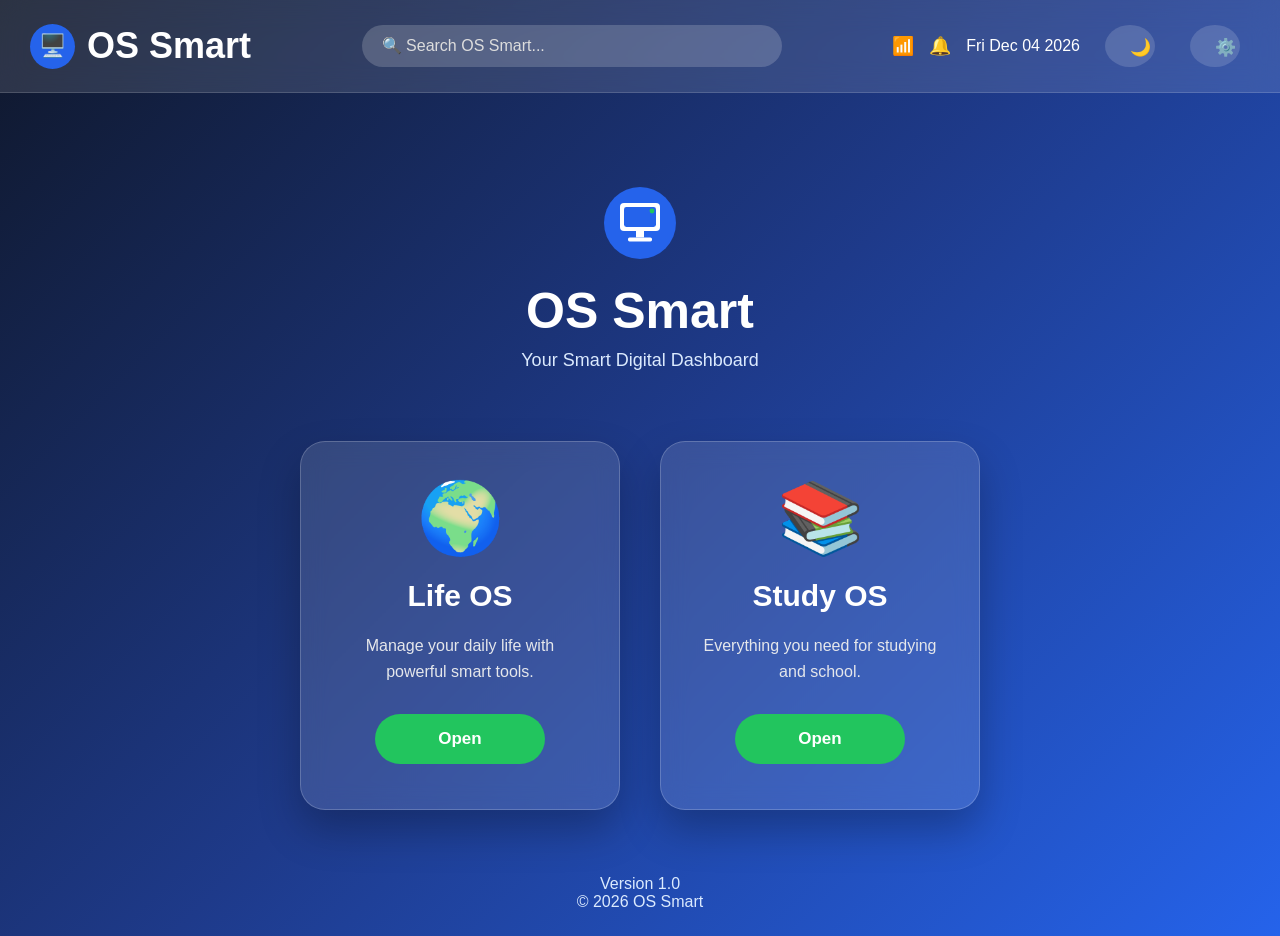
<file: index.html>
<!DOCTYPE html>
<html lang="en">
<head>
    <meta charset="UTF-8">
    <meta name="viewport" content="width=device-width, initial-scale=1.0">
    <title>OS Smart</title>

    <link rel="stylesheet" href="style.css">
    <script src="script.js" defer></script>
</head>
<body>

<nav class="navbar">

    <div class="nav-left">
        <div class="os-logo">🖥️</div>
        <h2>OS Smart</h2>
    </div>

    <div class="nav-center">
        <input
            type="text"
            placeholder="🔍 Search OS Smart..."
            class="search-bar"
        >
    </div>

    <div class="nav-right">
        <span class="status">📶</span>
        <span class="status">🔔</span>
        <span id="date"></span>

        <button id="themeBtn" class="circle-btn">🌙</button>
        <button class="circle-btn">⚙️</button>
    </div>

</nav>

<header class="hero">
    <div class="logo">
        <svg width="80" height="80" viewBox="0 0 100 100">
            <circle cx="50" cy="50" r="45" fill="#2563EB"/>
            <rect x="25" y="25" width="50" height="35" rx="5" fill="white"/>
            <rect x="30" y="30" width="40" height="25" rx="3" fill="#2563EB"/>
            <rect x="45" y="60" width="10" height="8" fill="white"/>
            <rect x="35" y="68" width="30" height="5" rx="2" fill="white"/>
            <circle cx="65" cy="35" r="3" fill="#22C55E"/>
        </svg>
    </div>

    <h1>OS Smart</h1>
    <p>Your Smart Digital Dashboard</p>
</header>

<main class="container">

    <div class="card">
        <div class="icon">🌍</div>
        <h2>Life OS</h2>
        <p>Manage your daily life with powerful smart tools.</p>
        <a href="life.html"><button>Open</button></a>
    </div>

    <div class="card">
        <div class="icon">📚</div>
        <h2>Study OS</h2>
        <p>Everything you need for studying and school.</p>
        <a href="study.html"><button>Open</button></a>
    </div>

</main>

<footer>
    <p>Version 1.0</p>
    <p>© 2026 OS Smart</p>
</footer>

</body>
</html>
</file>
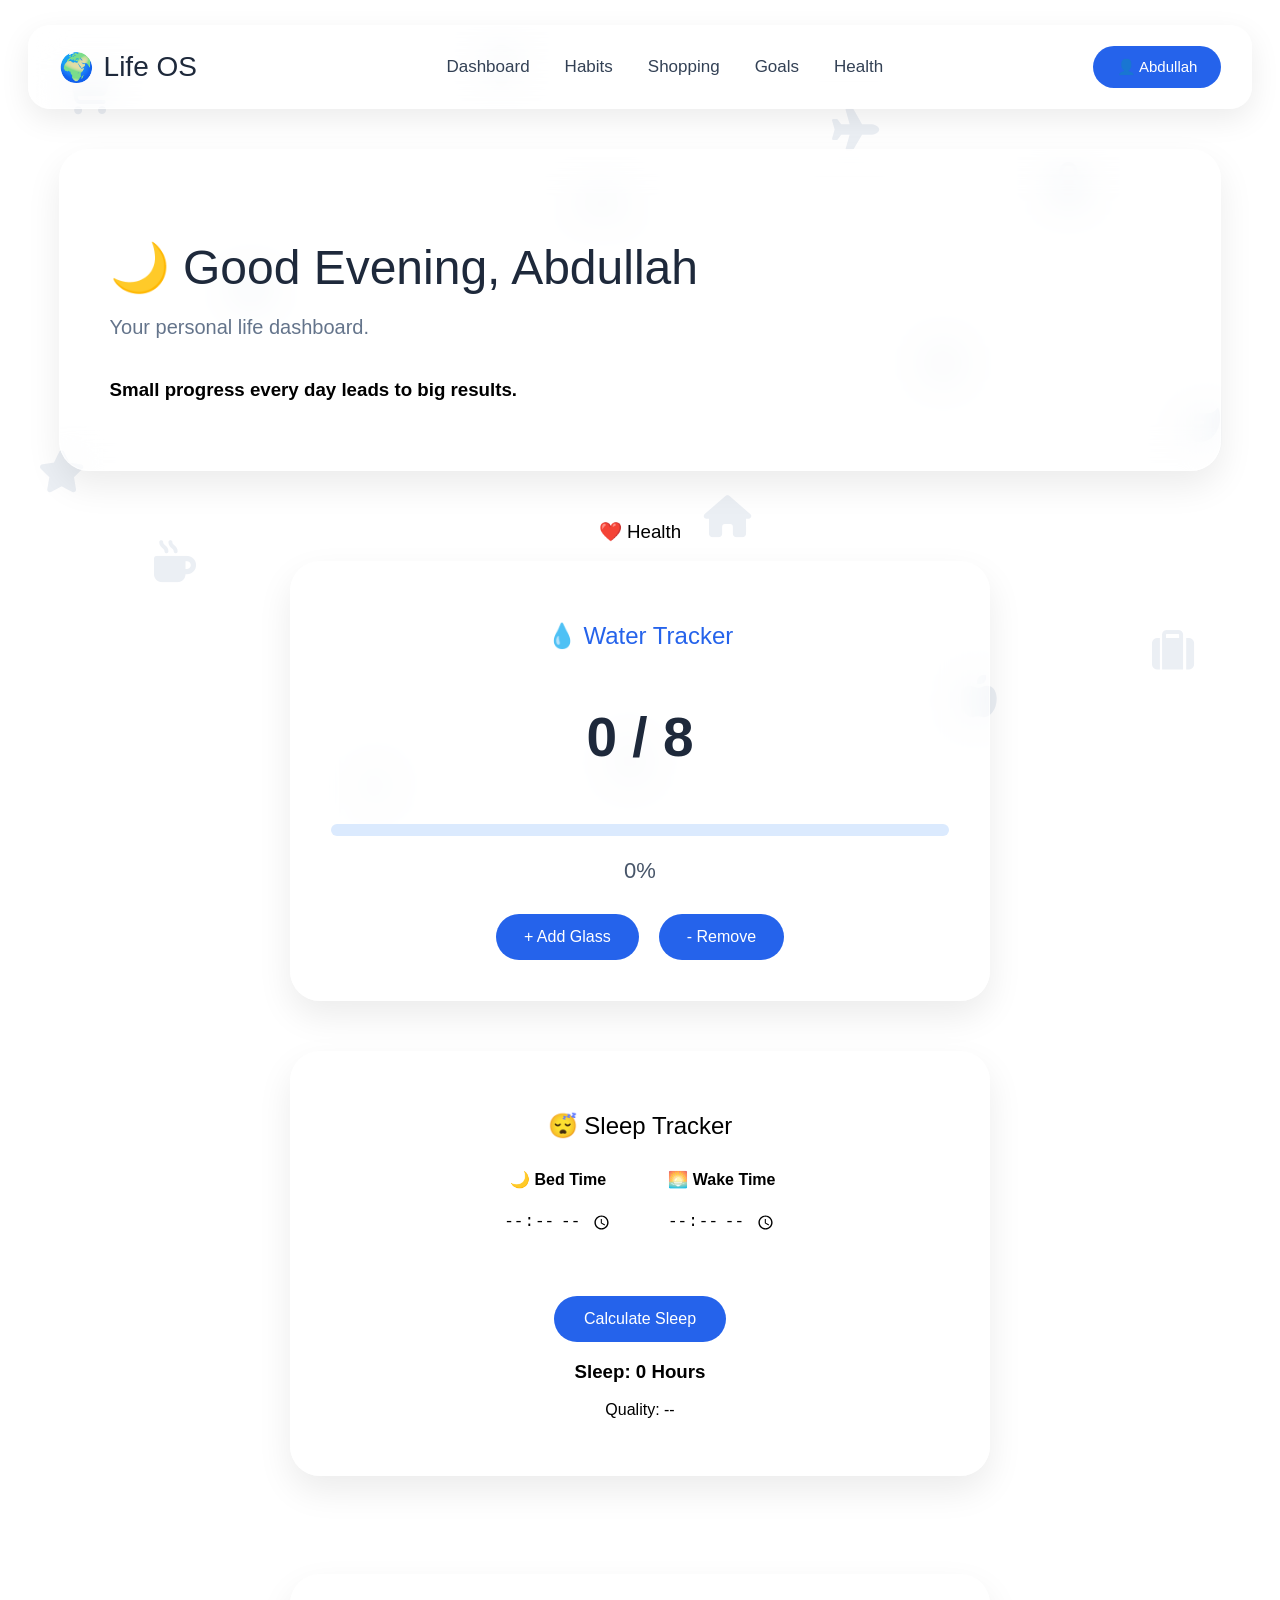
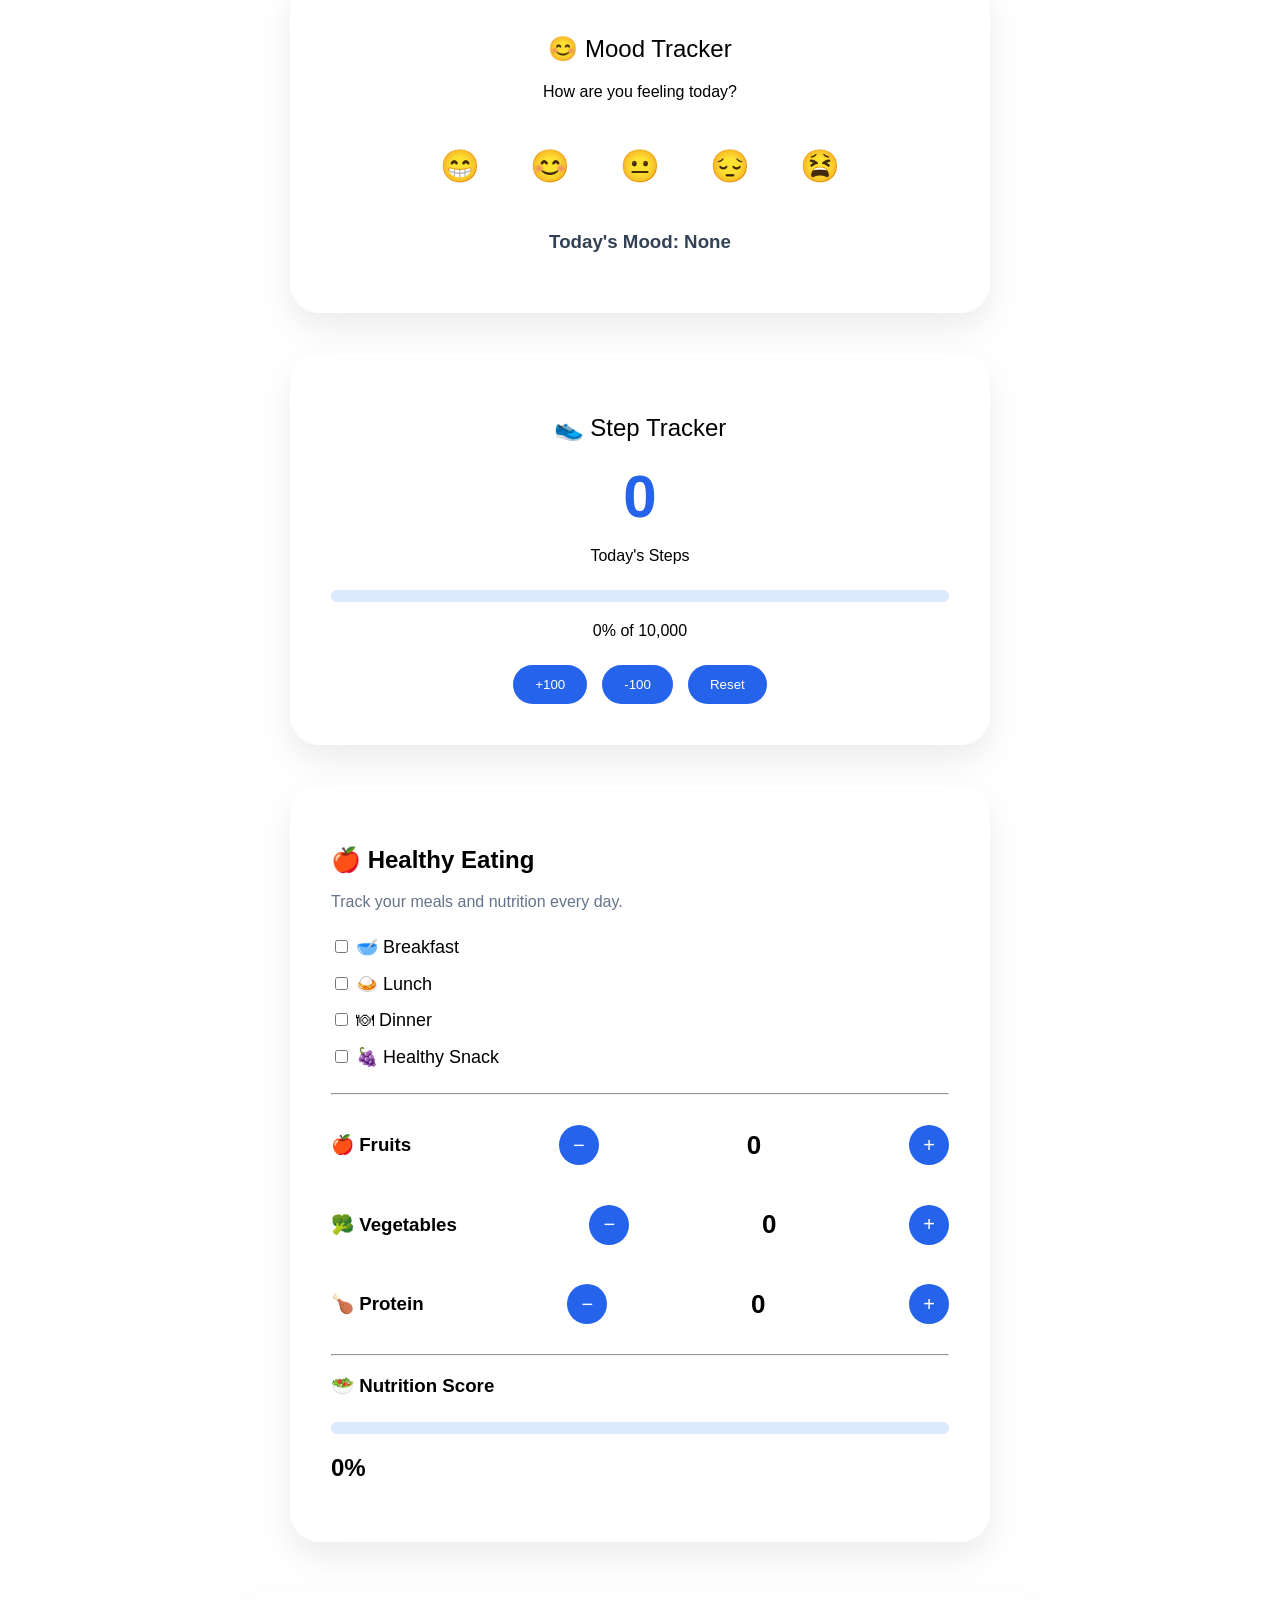
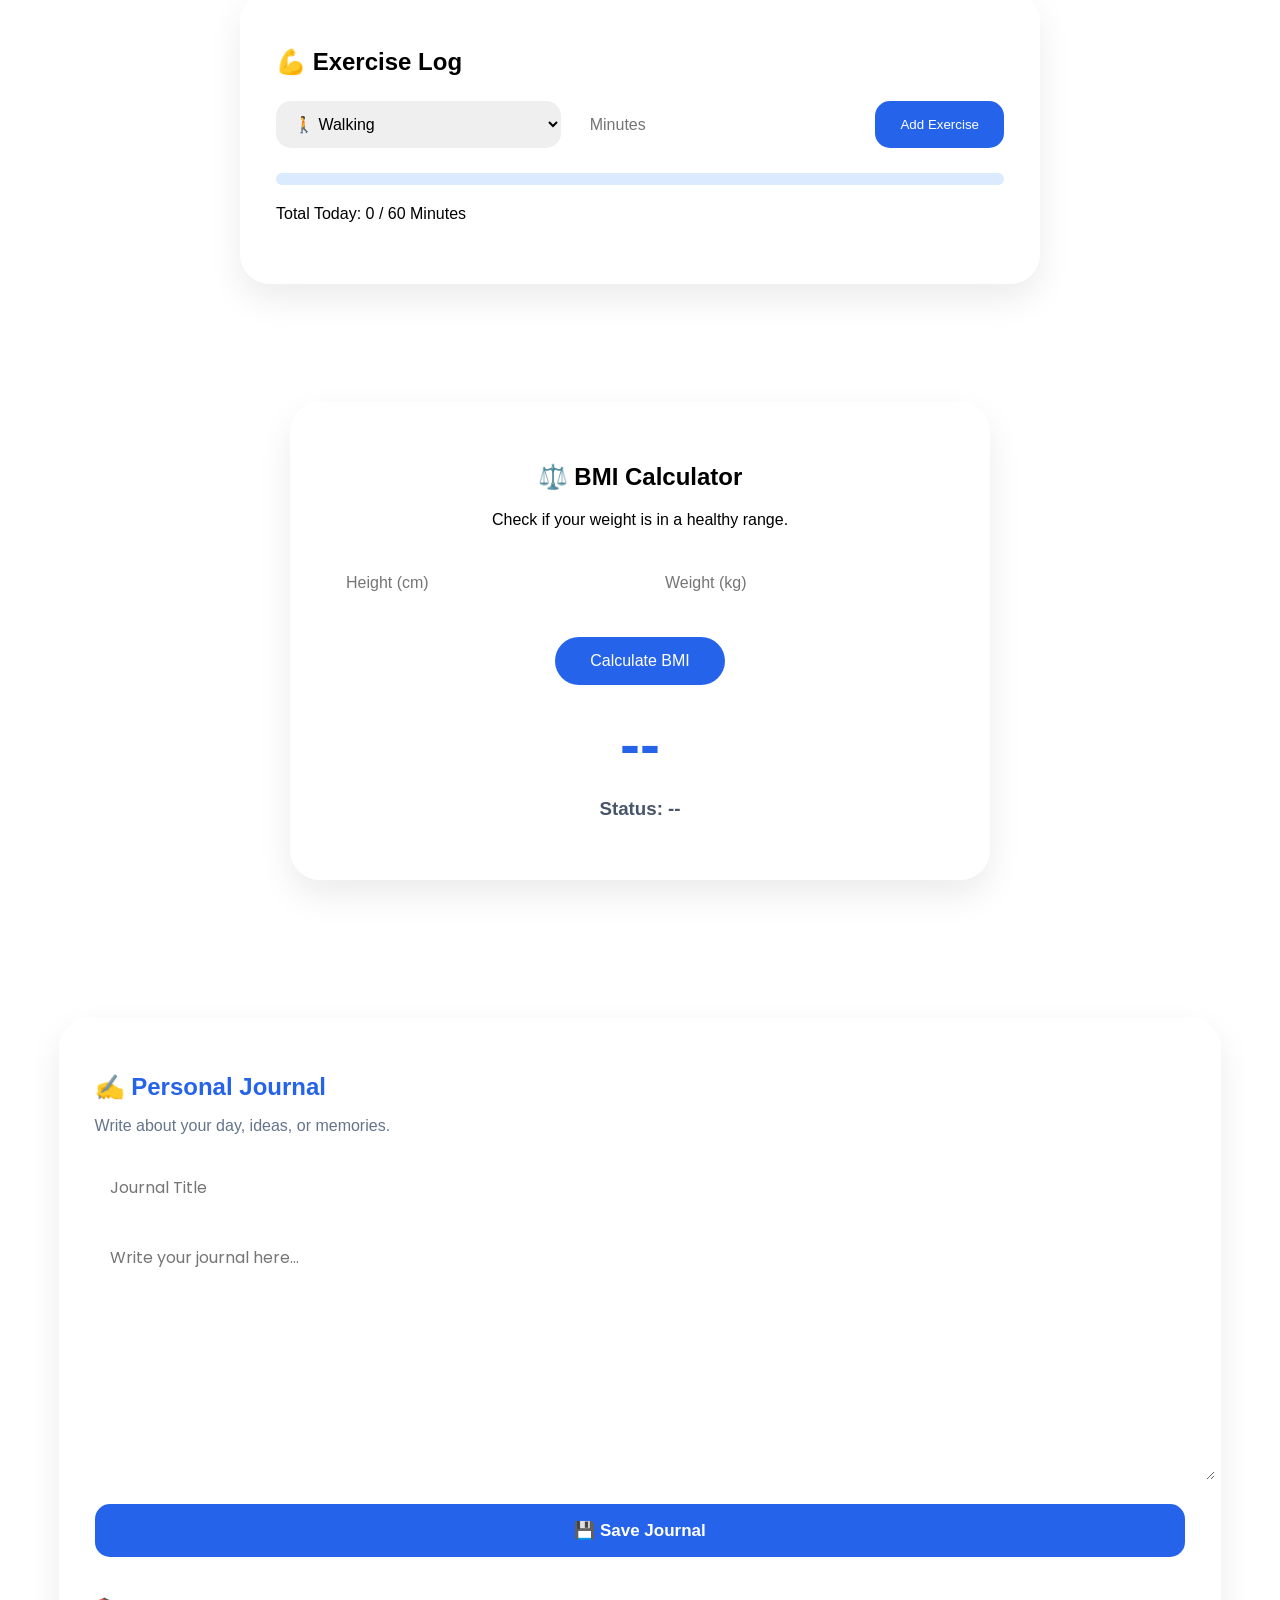
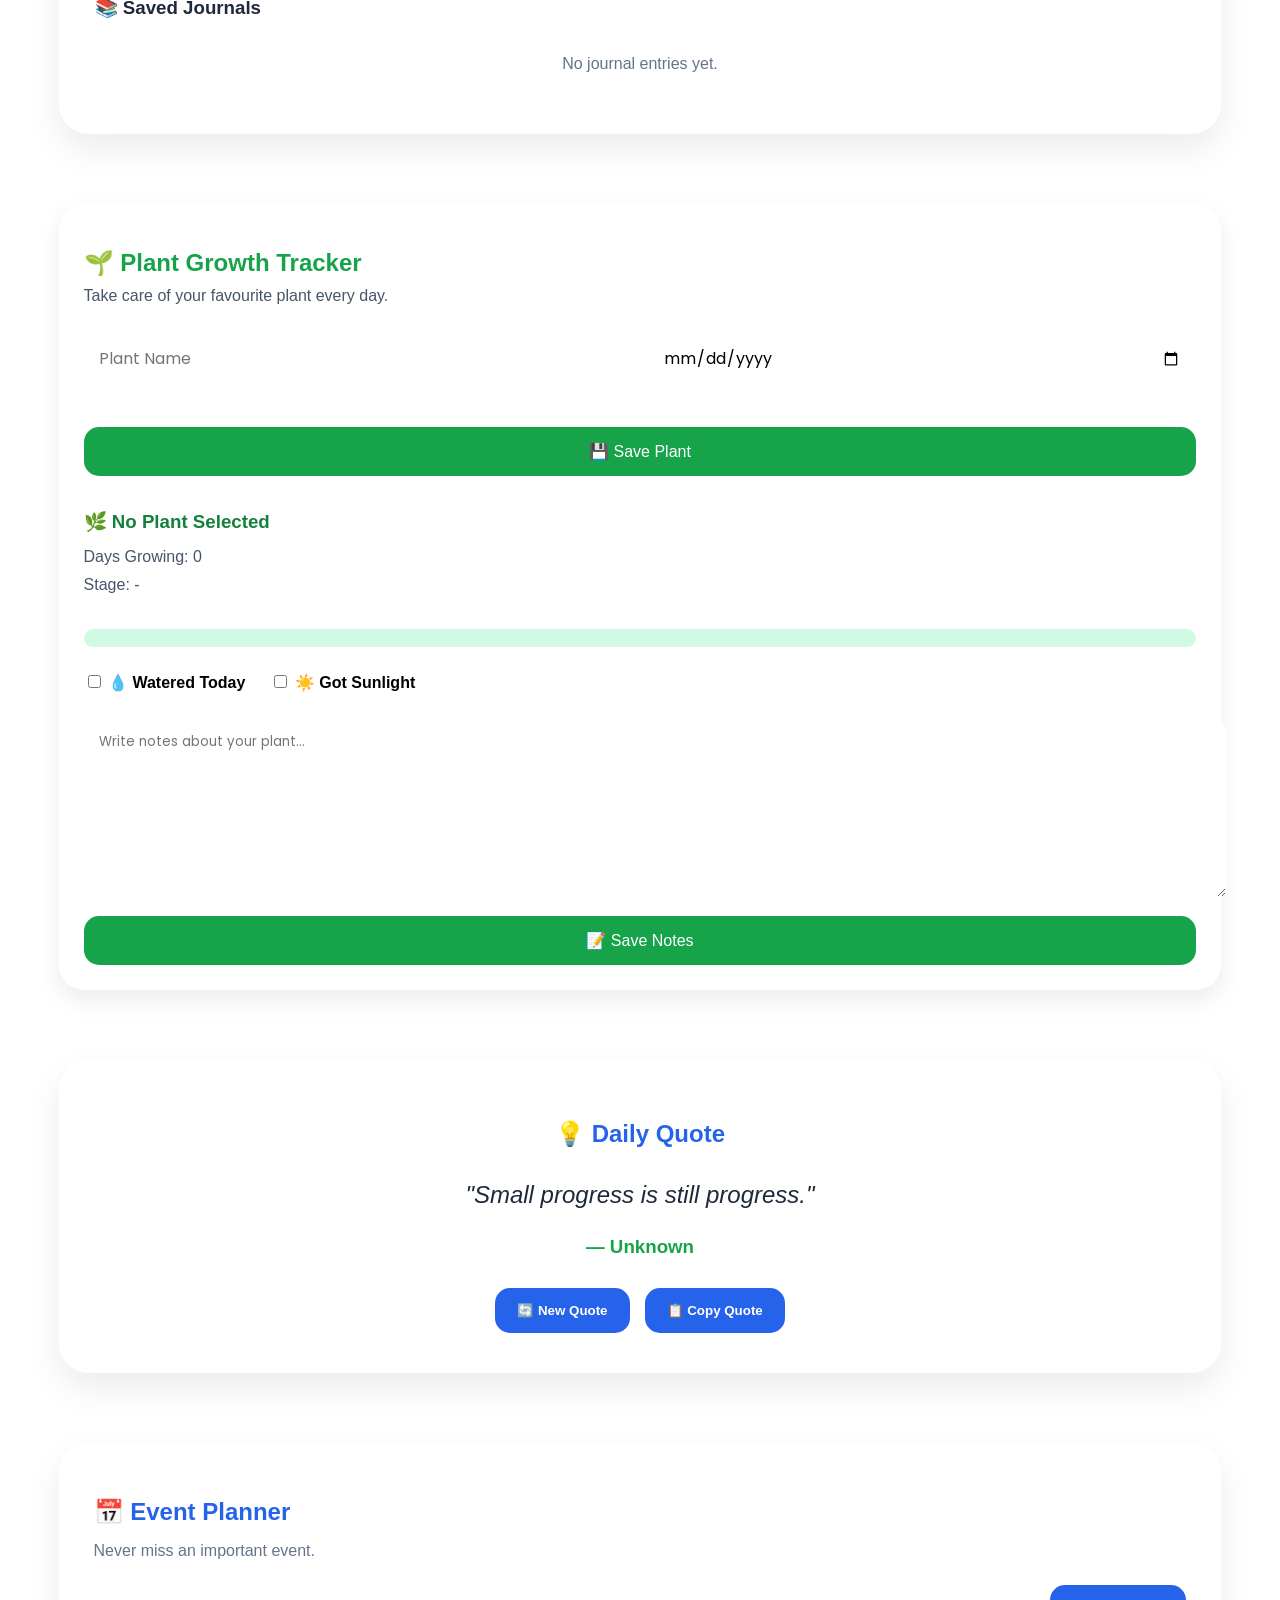
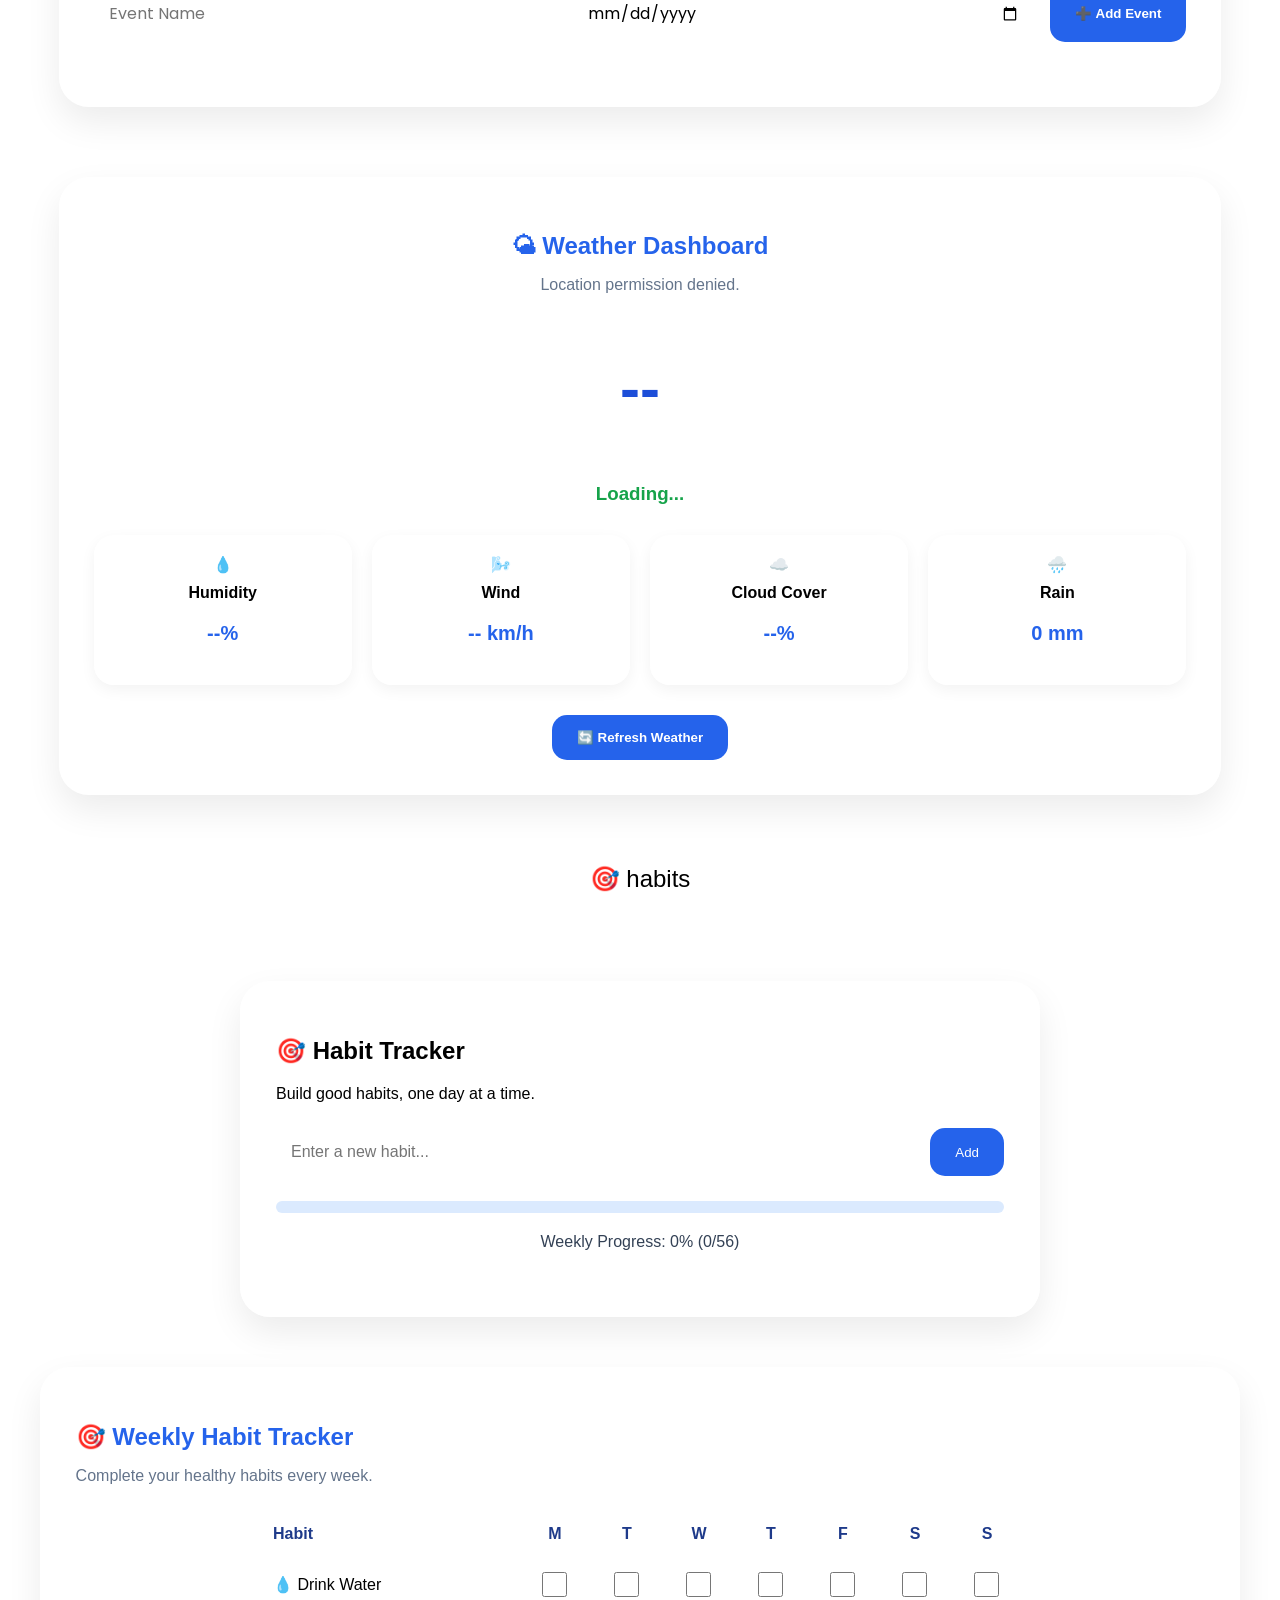
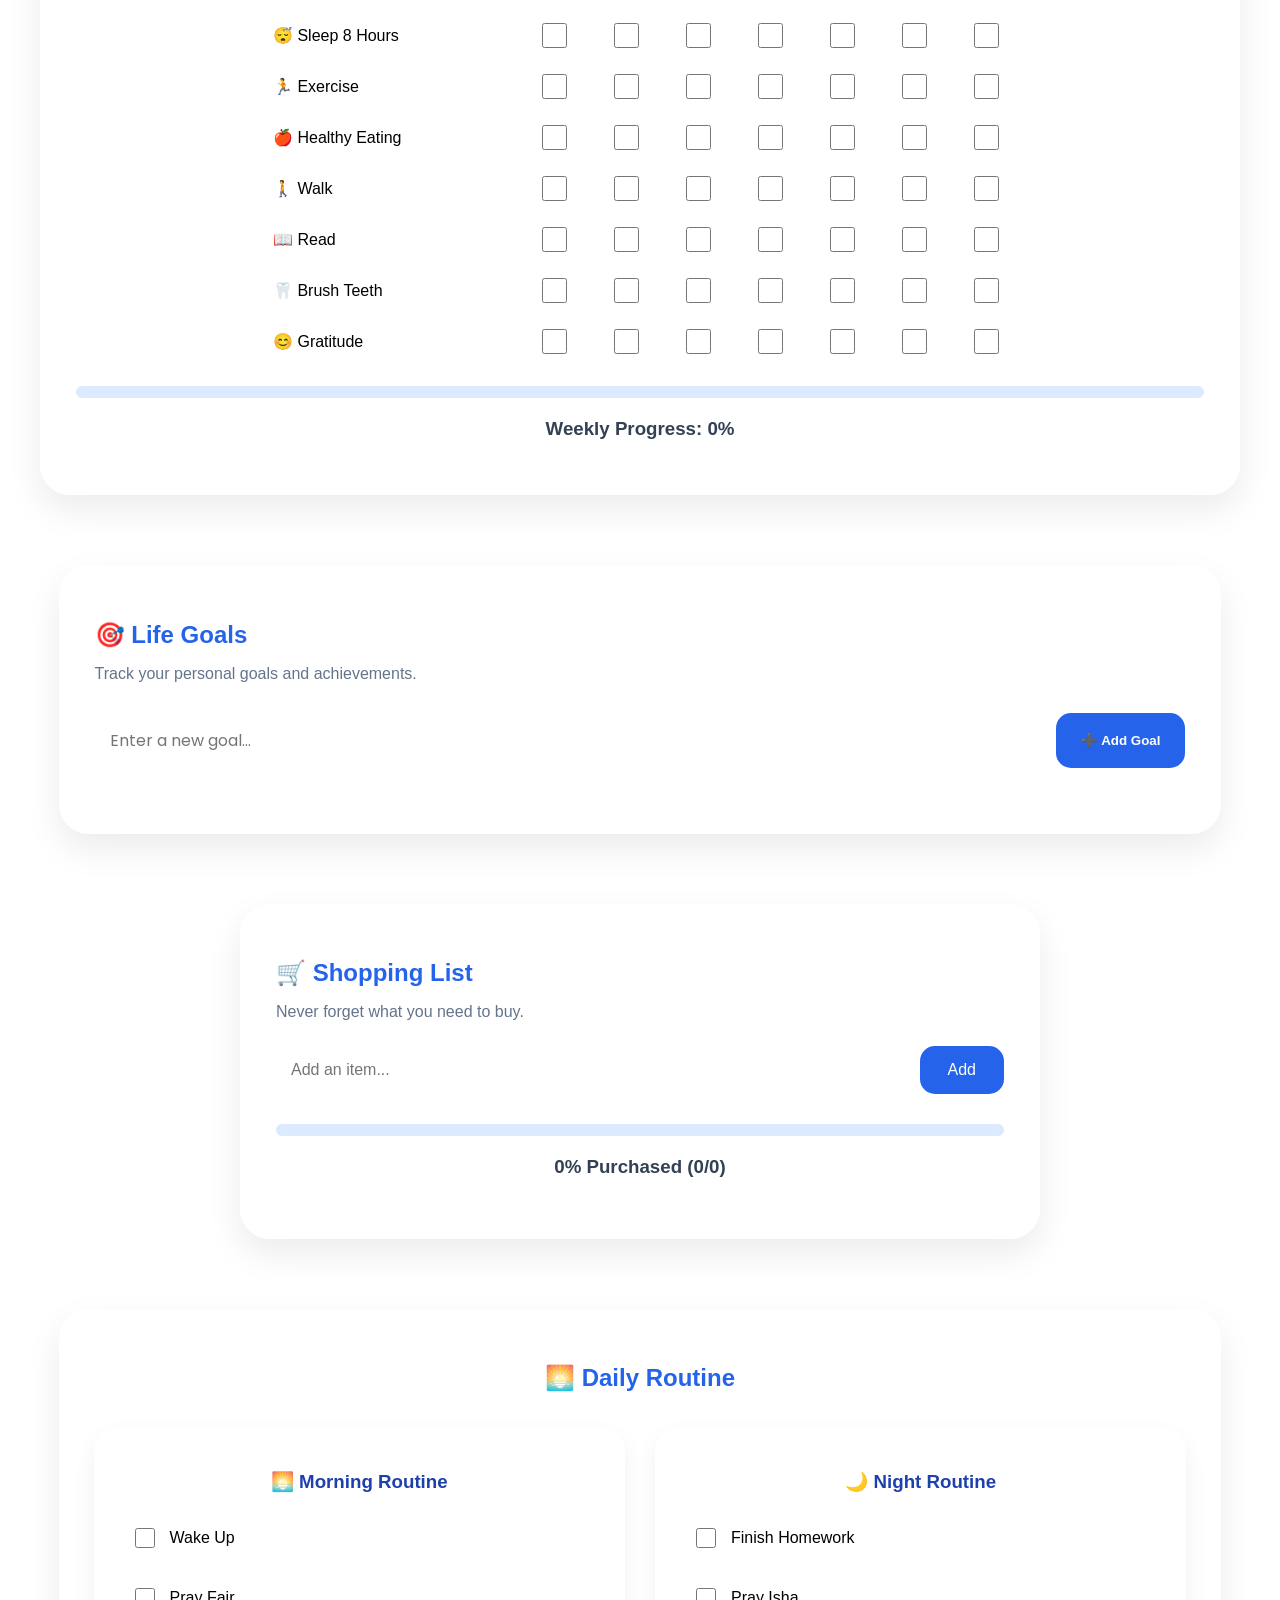
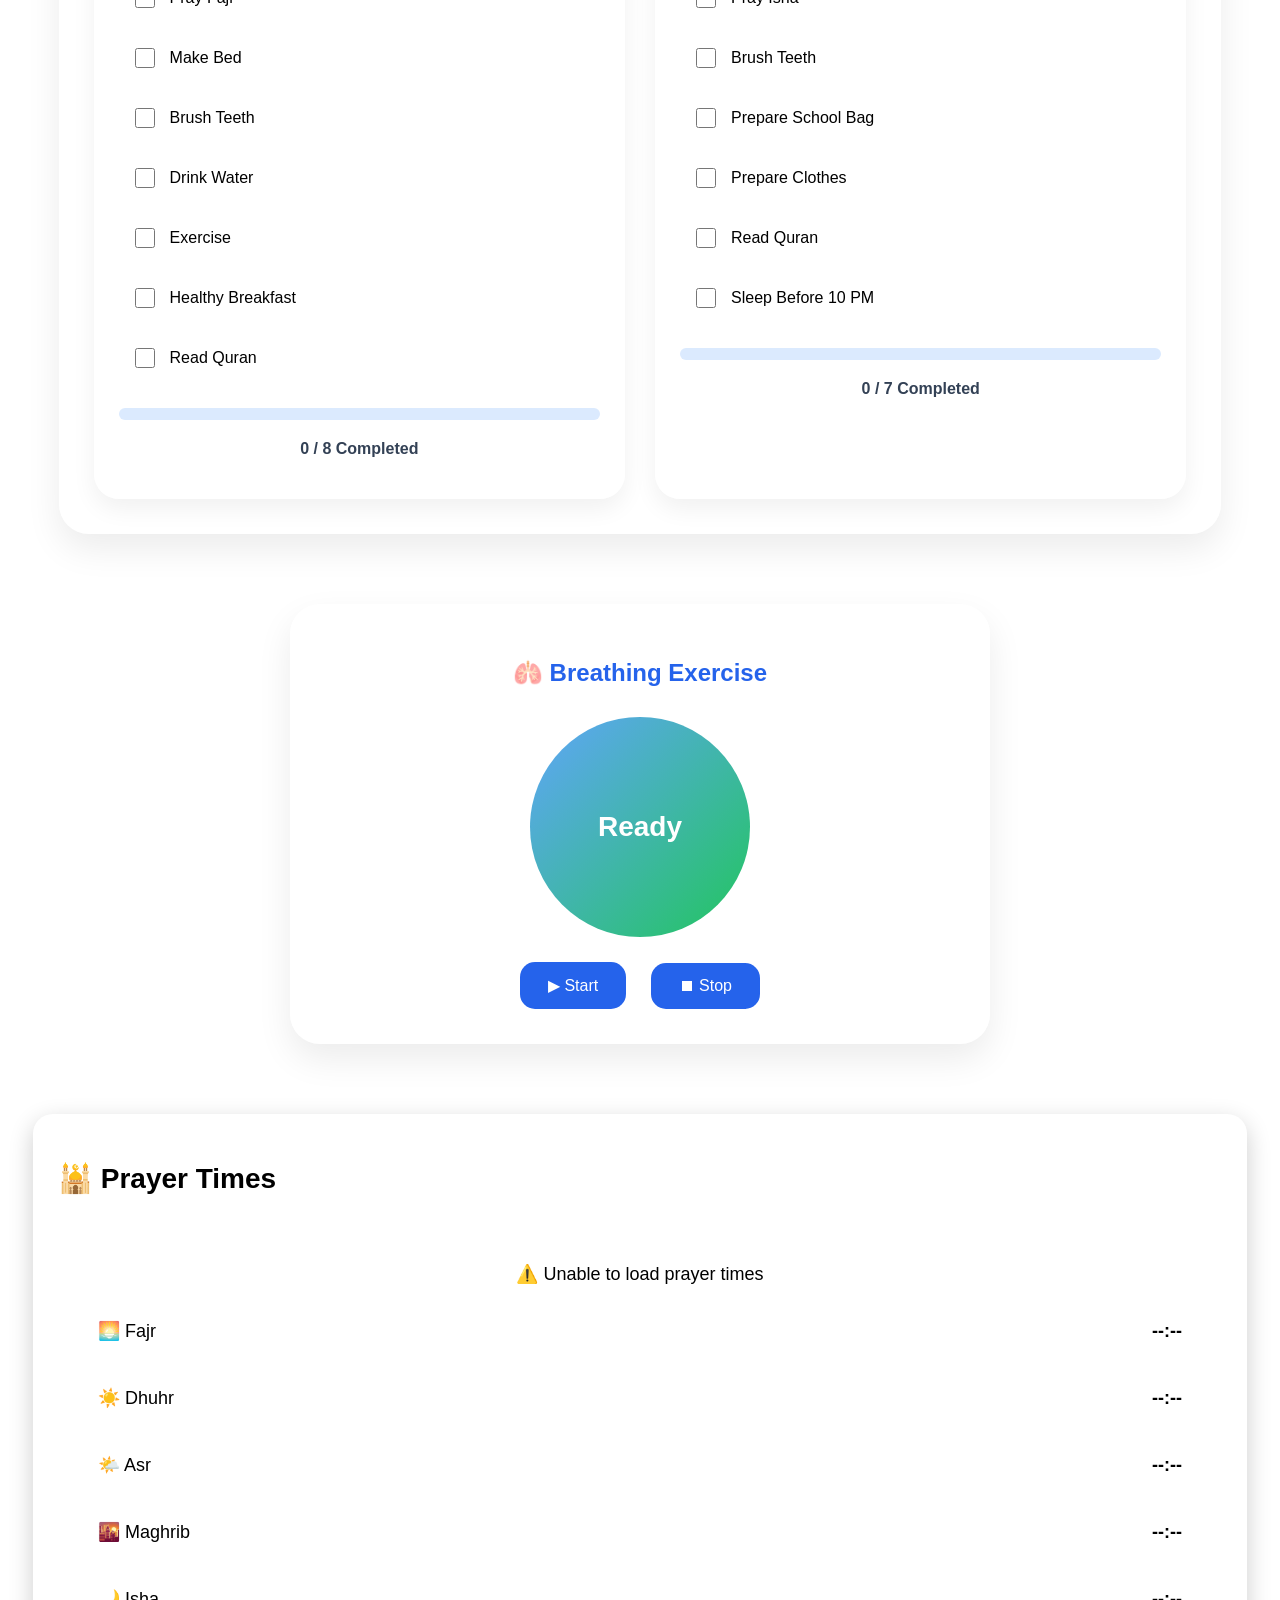
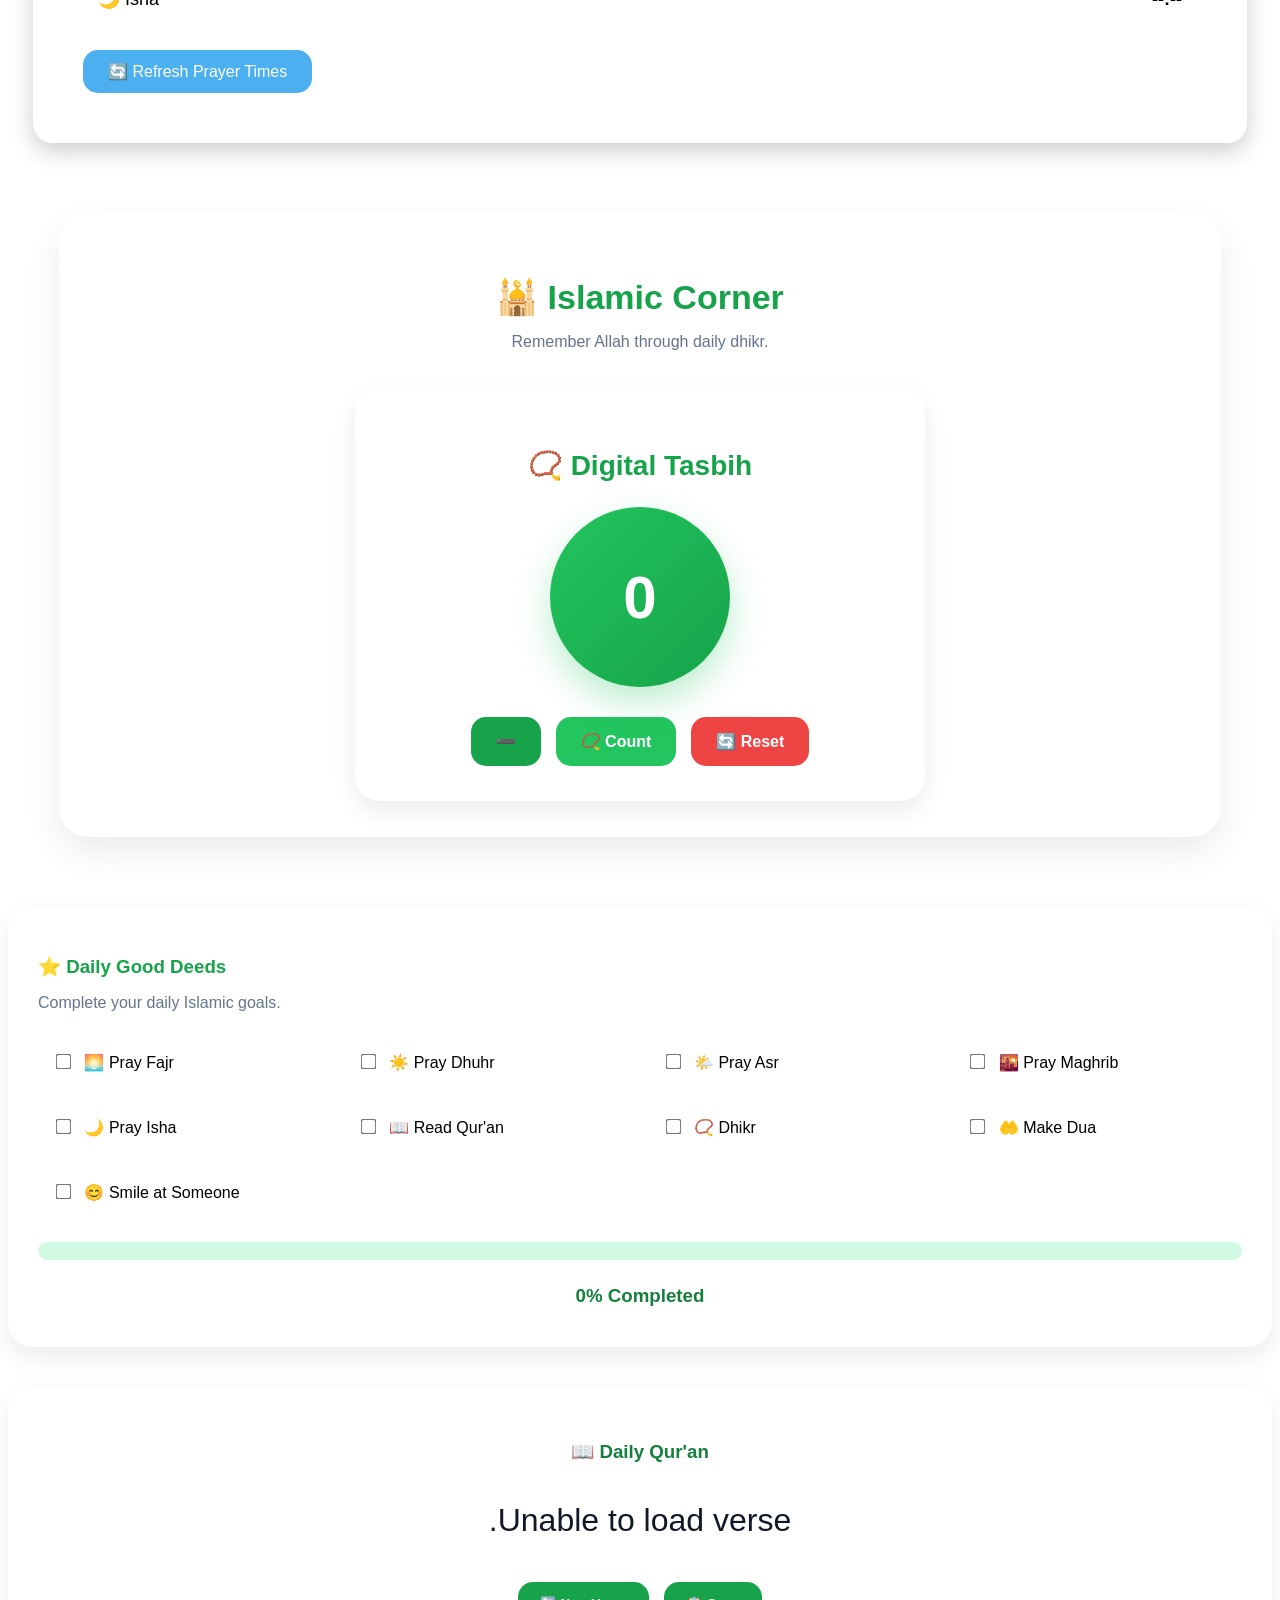
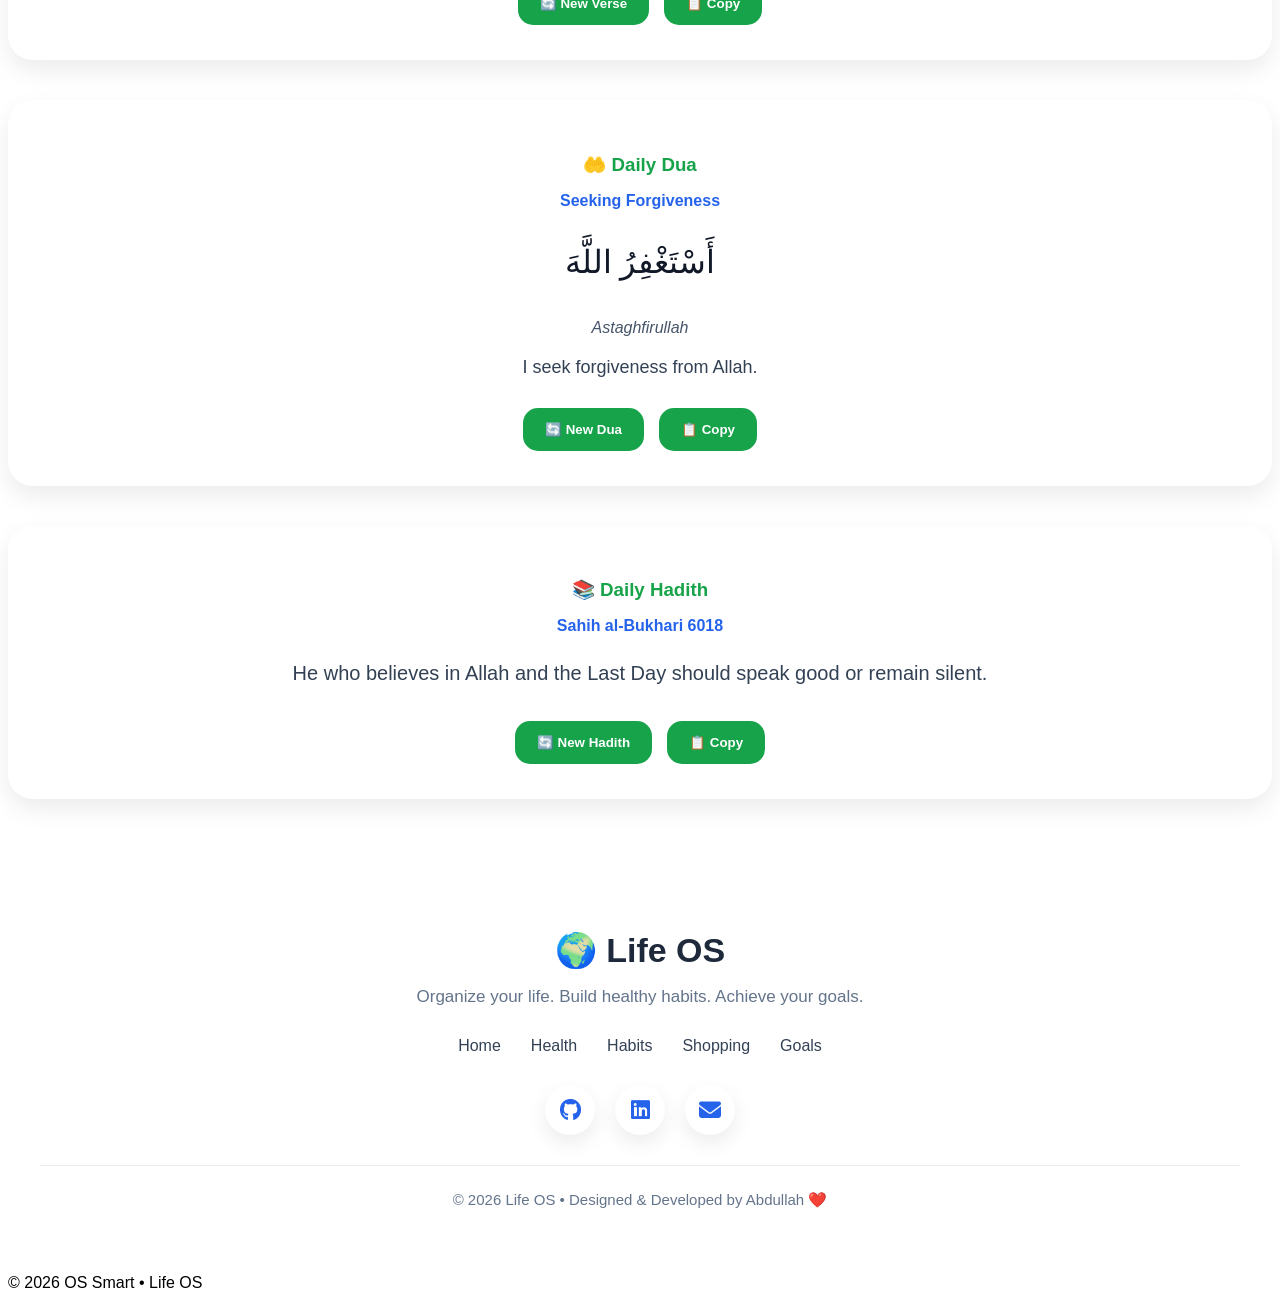
<file: life.html>
<!DOCTYPE html>
<html lang="en">

<head>

    <meta charset="UTF-8">

    <meta name="viewport" content="width=device-width, initial-scale=1.0">

    <title>Life OS | OS Smart</title>

    <link rel="stylesheet" href="life.css">

    <link rel="preconnect" href="https://fonts.googleapis.com">

    <link rel="preconnect" href="https://fonts.gstatic.com" crossorigin>

    <link href="https://fonts.googleapis.com/css2?family=Poppins:wght@300;400;500;600;700&display=swap" rel="stylesheet">
    <link rel="stylesheet"
    href="https://cdnjs.cloudflare.com/ajax/libs/font-awesome/6.7.2/css/all.min.css">
</head>

<body style="font-family: Arial, Helvetica, sans-serif;">

    <!-- ================= Background ================= -->

    <div class="background-icons">

        <div class="background-icons">

            <i class="fa-solid fa-cart-shopping"></i>
        
            <i class="fa-solid fa-bag-shopping"></i>
        
            <i class="fa-solid fa-heart"></i>
        
            <i class="fa-solid fa-leaf"></i>
        
            <i class="fa-solid fa-mug-hot"></i>
        
            <i class="fa-solid fa-apple-whole"></i>
        
            <i class="fa-solid fa-person-running"></i>
        
            <i class="fa-solid fa-bicycle"></i>
        
            <i class="fa-solid fa-house"></i>
        
            <i class="fa-solid fa-plane"></i>
        
            <i class="fa-solid fa-suitcase"></i>
        
            <i class="fa-solid fa-bullseye"></i>
        
            <i class="fa-solid fa-droplet"></i>
        
            <i class="fa-solid fa-star"></i>
        
            <i class="fa-solid fa-lightbulb"></i>
        
        </div>

    </div>

    <!-- ================= Navbar ================= -->

    <!-- ================= NAVBAR ================= -->

    <nav class="navbar">
    
        <div class="logo">
    
            🌍 <span style="font-weight: 300;">Life OS</span>
    
        </div>
    
        <ul class="nav-links">
    
            <li><a href="#">Dashboard</a></li>
            <li><a href="#">Habits</a></li>
            <li><a href="#">Shopping</a></li>
            <li><a href="#">Goals</a></li>
            <li><a href="#">Health</a></li>
    
        </ul>
    
        <div class="nav-right">
    
            <button class="profile-btn">
    
                👤 Abdullah
    
            </button>
    
        </div>
    
    </nav>

    <!-- ================= Hero ================= -->

    <!-- ================= HERO ================= -->

    <section class="hero">
    
        <div class="hero-card">
    
            <div class="hero-text">
    
                <h1 id="greeting">👋 Good Morning, Abdullah</h1>
    
                <p class="subtitle">
    
                    Your personal life dashboard.
    
                </p>
    

    

    

    
                           <h3>Small progress every day leads to big results.</h3> 
    
                    
    
                    </div>
    
                </div>
    
            </div>
    
        </div>
    
    </section>


    <!-- ================= Dashboard ================= -->

<section>
    <!-- ================= WATER TRACKER ================= -->

<section class="water-section">
    <h1 style="font-weight: 300; text-align: center;">❤️ Health</h1>

    <div class="water-card">

        <h2 style="font-weight: 300;">💧 Water Tracker</h2>

        <h1 id="waterCount">0 / 8</h1>

        <div class="progress">

            <div class="progress-fill" id="progressFill"></div>

        </div>

        <p id="waterPercent">0%</p>

        <div class="water-buttons">

            <button id="addWater">+ Add Glass</button>

            <button id="removeWater">- Remove</button>

        </div>

    </div>

</section>
</section>
<section>
    <!-- ================= SLEEP TRACKER ================= -->

<section class="sleep-section">

    <div class="sleep-card">

        <h2 style="font-weight: 300;">😴 Sleep Tracker</h2>

        <div class="sleep-inputs">

            <div>

                <label>🌙 Bed Time</label>

                <input type="time" id="bedTime">

            </div>

            <div>

                <label>🌅 Wake Time</label>

                <input type="time" id="wakeTime">

            </div>

        </div>

        <button id="calculateSleep">

            Calculate Sleep

        </button>

        <h3 id="sleepResult">

            Sleep: 0 Hours

        </h3>

        <p id="sleepQuality">

            Quality: --

        </p>

    </div>

</section>
</section>
<br>
<section>
    <!-- ================= MOOD TRACKER ================= -->

<section class="mood-section">

    <div class="mood-card">

        <h2 style="font-weight: 300;">😊 Mood Tracker</h2>

        <p>How are you feeling today?</p>

        <div class="mood-buttons">

            <button class="mood-btn" data-mood="Amazing">😁</button>

            <button class="mood-btn" data-mood="Happy">😊</button>

            <button class="mood-btn" data-mood="Okay">😐</button>

            <button class="mood-btn" data-mood="Sad">😔</button>

            <button class="mood-btn" data-mood="Stressed">😫</button>

        </div>

        <h3 id="selectedMood">

            Today's Mood: None

        </h3>

    </div>

</section>
</section>
<section>
    <!-- ================= STEP TRACKER ================= -->

    <section class="steps-section">
    
        <div class="steps-card">
    
            <h2 style="font-weight: 300;">👟 Step Tracker</h2>
    
            <h1 id="stepCount">0</h1>
    
            <p>Today's Steps</p>
    
            <div class="progress">
    
                <div class="progress-fill" id="stepProgress"></div>
    
            </div>
    
            <p id="stepPercent">0% of 10,000</p>
    
            <div class="step-buttons">
    
                <button id="add100">+100</button>
    
                <button id="remove100">-100</button>
    
                <button id="resetSteps">Reset</button>
    
            </div>
    
        </div>
    
    </section>
</section>
<section>
    <!-- ================= HEALTHY EATING ================= -->

<section class="food-section">

    <div class="food-card">

        <h2>🍎 Healthy Eating</h2>

        <p class="food-subtitle">Track your meals and nutrition every day.</p>

        <div class="meal-list">

            <label><input type="checkbox" id="breakfast"> 🥣 Breakfast</label>

            <label><input type="checkbox" id="lunch"> 🍛 Lunch</label>

            <label><input type="checkbox" id="dinner"> 🍽 Dinner</label>

            <label><input type="checkbox" id="snacks"> 🍇 Healthy Snack</label>

        </div>

        <hr>

        <div class="food-counter">

            <h3>🍎 Fruits</h3>

            <button id="fruitMinus">−</button>

            <span id="fruitCount">0</span>

            <button id="fruitPlus">+</button>

        </div>

        <div class="food-counter">

            <h3>🥦 Vegetables</h3>

            <button id="vegMinus">−</button>

            <span id="vegCount">0</span>

            <button id="vegPlus">+</button>

        </div>

        <div class="food-counter">

            <h3>🍗 Protein</h3>

            <button id="proteinMinus">−</button>

            <span id="proteinCount">0</span>

            <button id="proteinPlus">+</button>

        </div>

        <hr>

        <h3>🥗 Nutrition Score</h3>

        <div class="progress">

            <div class="progress-fill" id="nutritionBar"></div>

        </div>

        <h2 id="nutritionScore">0%</h2>

    </div>

</section>
</section>
<section>
    <!-- ================= EXERCISE LOG ================= -->

<section class="exercise-section">

    <div class="exercise-card">

        <h2>💪 Exercise Log</h2>

        <div class="exercise-form">

            <select id="exerciseType">

                <option>🚶 Walking</option>
                <option>🏃 Running</option>
                <option>🚴 Cycling</option>
                <option>🏋️ Gym</option>
                <option>🧘 Yoga</option>
                <option>🏊 Swimming</option>
                <option>🏸 Badminton</option>
                <option>⚽ Football</option>

            </select>

            <input
                type="number"
                id="exerciseMinutes"
                placeholder="Minutes"
                min="1"
            >

            <button id="saveExercise">
                Add Exercise
            </button>

        </div>

        <div class="progress">

            <div
                class="progress-fill"
                id="exerciseProgress">
            </div>

        </div>

        <p id="exerciseTotal">
            Total Today: 0 / 60 Minutes
        </p>

        <ul id="exerciseList"></ul>

    </div>

</section>
</section>
<br>
<section>
    <!-- ================= BMI CALCULATOR ================= -->

<section class="bmi-section">

    <div class="bmi-card">

        <h2>⚖️ BMI Calculator</h2>

        <p>Check if your weight is in a healthy range.</p>

        <div class="bmi-inputs">

            <input
                type="number"
                id="height"
                placeholder="Height (cm)"
                min="50"
            >

            <input
                type="number"
                id="weight"
                placeholder="Weight (kg)"
                min="1"
            >

        </div>

        <button id="calculateBMI">

            Calculate BMI

        </button>

        <h1 id="bmiValue">--</h1>

        <h3 id="bmiStatus">

            Status: --

        </h3>

    </div>

</section>
</section>
<br>
<section>
    <!-- ================= PERSONAL JOURNAL ================= -->

<section class="journal-section">

    <div class="journal-card">

        <h2>✍️ Personal Journal</h2>

        <p>Write about your day, ideas, or memories.</p>

        <input
        type="text"
        id="journalTitle"
        placeholder="Journal Title">

        <textarea
        id="journalText"
        placeholder="Write your journal here..."></textarea>

        <button id="saveJournal">

            💾 Save Journal

        </button>

        <h3 class="journal-heading">

            📚 Saved Journals

        </h3>

        <div id="journalList"></div>

    </div>

</section>
</section>
<section>
    <!-- ================= PLANT GROWTH TRACKER ================= -->

<section class="plant-section">

    <div class="plant-card">

        <h2>🌱 Plant Growth Tracker</h2>

        <p>Take care of your favourite plant every day.</p>

        <div class="plant-inputs">

            <input
            type="text"
            id="plantName"
            placeholder="Plant Name">

            <input
            type="date"
            id="plantDate">

        </div>

        <button id="savePlant">

            💾 Save Plant

        </button>

        <div class="plant-info">

            <h3 id="displayPlant">

                🌿 No Plant Selected

            </h3>

            <p id="plantDays">

                Days Growing: 0

            </p>

            <p id="plantStage">

                Stage: -

            </p>

        </div>

        <div class="plant-progress">

            <div id="plantFill"></div>

        </div>

        <div class="plant-care">

            <label>

                <input type="checkbox" id="waterPlant">

                💧 Watered Today

            </label>

            <label>

                <input type="checkbox" id="sunPlant">

                ☀️ Got Sunlight

            </label>

        </div>

        <textarea
        id="plantNotes"
        placeholder="Write notes about your plant..."></textarea>

        <button id="savePlantNotes">

            📝 Save Notes

        </button>

    </div>

</section>
</section>
<section>
    <!-- ================= DAILY QUOTE ================= -->

<section class="quote-section">

    <div class="quote-card">

        <h2>💡 Daily Quote</h2>

        <p class="quote-text" id="quoteText">

            Loading quote...

        </p>

        <h3 class="quote-author" id="quoteAuthor">

            ...

        </h3>

        <div class="quote-buttons">

            <button id="newQuote">

                🔄 New Quote

            </button>

            <button id="copyQuote">

                📋 Copy Quote

            </button>

        </div>

    </div>

</section>
</section>
<section>
    <!-- ================= EVENT PLANNER ================= -->

<section class="event-section">

    <div class="event-card">

        <h2>📅 Event Planner</h2>

        <p>Never miss an important event.</p>

        <div class="event-inputs">

            <input
            type="text"
            id="eventName"
            placeholder="Event Name">

            <input
            type="date"
            id="eventDate">

            <button id="addEvent">

                ➕ Add Event

            </button>

        </div>

        <div id="eventList">

        </div>

    </div>

</section>
</section>
<section>
    <!-- ================= WEATHER ================= -->

<section class="weather-section">

    <div class="weather-card">

        <h2>🌤 Weather Dashboard</h2>

        <p id="weatherLocation">

            📍 Detecting location...

        </p>

        <div class="weather-main">

            <h1 id="temperature">

                --

            </h1>

            <h3 id="weatherCondition">

                Loading...

            </h3>

        </div>

        <div class="weather-grid">

            <div class="weather-box">

                💧

                <h4>Humidity</h4>

                <p id="humidity">--%</p>

            </div>

            <div class="weather-box">

                🌬️

                <h4>Wind</h4>

                <p id="wind">-- km/h</p>

            </div>

            <div class="weather-box">

                ☁️

                <h4>Cloud Cover</h4>

                <p id="cloud">--%</p>

            </div>

            <div class="weather-box">

                🌧️

                <h4>Rain</h4>

                <p id="rain">0 mm</p>

            </div>

        </div>

        <button id="refreshWeather">

            🔄 Refresh Weather

        </button>

    </div>

</section>
</section>
<section>
<h1 style="text-align: center; font-weight: 300;">🎯 habits</h1>
<br>
    <!-- ================= HABIT TRACKER ================= -->

<section class="habit-section">

    <div class="habit-card">

        <h2>🎯 Habit Tracker</h2>

        <p>Build good habits, one day at a time.</p>

        <div class="habit-input">

            <input
                type="text"
                id="habitText"
                placeholder="Enter a new habit..."
            >

            <button id="addHabit">

                Add

            </button>

        </div>

        <div class="progress">

            <div
                class="progress-fill"
                id="habitProgress">
            </div>

        </div>

        <p id="habitPercent">

            0% Completed

        </p>

        <ul id="habitList"></ul>

    </div>

</section>
</section>
<section>
    <!-- ================= WEEKLY HABITS ================= -->

    <!-- ================= WEEKLY HABITS ================= -->

    <section class="weekly-section">
    
        <div class="weekly-card">
    
            <h2>🎯 Weekly Habit Tracker</h2>
    
            <p>Complete your healthy habits every week.</p>
    
            <div class="weekly-grid">
    
                <div class="header habit">Habit</div>
                <div class="header">M</div>
                <div class="header">T</div>
                <div class="header">W</div>
                <div class="header">T</div>
                <div class="header">F</div>
                <div class="header">S</div>
                <div class="header">S</div>
    
                <!-- Water -->
                <div class="habit-name">💧 Drink Water</div>
                <input type="checkbox" class="habit-check">
                <input type="checkbox" class="habit-check">
                <input type="checkbox" class="habit-check">
                <input type="checkbox" class="habit-check">
                <input type="checkbox" class="habit-check">
                <input type="checkbox" class="habit-check">
                <input type="checkbox" class="habit-check">
    
                <!-- Sleep -->
                <div class="habit-name">😴 Sleep 8 Hours</div>
                <input type="checkbox" class="habit-check">
                <input type="checkbox" class="habit-check">
                <input type="checkbox" class="habit-check">
                <input type="checkbox" class="habit-check">
                <input type="checkbox" class="habit-check">
                <input type="checkbox" class="habit-check">
                <input type="checkbox" class="habit-check">
    
                <!-- Exercise -->
                <div class="habit-name">🏃 Exercise</div>
                <input type="checkbox" class="habit-check">
                <input type="checkbox" class="habit-check">
                <input type="checkbox" class="habit-check">
                <input type="checkbox" class="habit-check">
                <input type="checkbox" class="habit-check">
                <input type="checkbox" class="habit-check">
                <input type="checkbox" class="habit-check">
    
                <!-- Healthy Eating -->
                <div class="habit-name">🍎 Healthy Eating</div>
                <input type="checkbox" class="habit-check">
                <input type="checkbox" class="habit-check">
                <input type="checkbox" class="habit-check">
                <input type="checkbox" class="habit-check">
                <input type="checkbox" class="habit-check">
                <input type="checkbox" class="habit-check">
                <input type="checkbox" class="habit-check">
    
                <!-- Walk -->
                <div class="habit-name">🚶 Walk</div>
                <input type="checkbox" class="habit-check">
                <input type="checkbox" class="habit-check">
                <input type="checkbox" class="habit-check">
                <input type="checkbox" class="habit-check">
                <input type="checkbox" class="habit-check">
                <input type="checkbox" class="habit-check">
                <input type="checkbox" class="habit-check">
    
                <!-- Read -->
                <div class="habit-name">📖 Read</div>
                <input type="checkbox" class="habit-check">
                <input type="checkbox" class="habit-check">
                <input type="checkbox" class="habit-check">
                <input type="checkbox" class="habit-check">
                <input type="checkbox" class="habit-check">
                <input type="checkbox" class="habit-check">
                <input type="checkbox" class="habit-check">
    
                <!-- Brush Teeth -->
                <div class="habit-name">🦷 Brush Teeth</div>
                <input type="checkbox" class="habit-check">
                <input type="checkbox" class="habit-check">
                <input type="checkbox" class="habit-check">
                <input type="checkbox" class="habit-check">
                <input type="checkbox" class="habit-check">
                <input type="checkbox" class="habit-check">
                <input type="checkbox" class="habit-check">
    
                <!-- Gratitude -->
                <div class="habit-name">😊 Gratitude</div>
                <input type="checkbox" class="habit-check">
                <input type="checkbox" class="habit-check">
                <input type="checkbox" class="habit-check">
                <input type="checkbox" class="habit-check">
                <input type="checkbox" class="habit-check">
                <input type="checkbox" class="habit-check">
                <input type="checkbox" class="habit-check">
    
            </div>
    
            <div class="progress">
    
                <div class="progress-fill" id="habitBar"></div>
    
            </div>
    
            <h3 id="habitPercent">
    
                Weekly Progress: 0%
    
            </h3>
    
        </div>
    
    </section>
</section>
<section>
    <!-- ================= LIFE GOALS ================= -->

<section class="goals-section">

    <div class="goals-card">

        <h2>🎯 Life Goals</h2>

        <p>Track your personal goals and achievements.</p>

        <div class="goal-input">

            <input
            type="text"
            id="goalInput"
            placeholder="Enter a new goal...">

            <button id="addGoal">

                ➕ Add Goal

            </button>

        </div>

        <div id="goalList">

        </div>

    </div>

</section>
</section>
<section>
    <!-- ================= SHOPPING LIST ================= -->

<section class="shopping-section">

    <div class="shopping-card">

        <h2>🛒 Shopping List</h2>

        <p>Never forget what you need to buy.</p>

        <div class="shopping-input">

            <input
                type="text"
                id="shoppingInput"
                placeholder="Add an item..."
            >

            <button id="addItemBtn">

                Add

            </button>

        </div>

        <div class="progress">

            <div
                class="progress-fill"
                id="shoppingBar">
            </div>

        </div>

        <h3 id="shoppingProgress">

            0% Purchased

        </h3>

        <ul id="shoppingList"></ul>

    </div>

</section>
</section>
<section>
    <!--==========================
    DAILY ROUTINE
===========================-->

<section class="routine-section">

  <div class="routine-card">

      <h2>🌅 Daily Routine</h2>

      <div class="routine-container">

          <!-- Morning -->

          <div class="routine-box">

              <h3>🌅 Morning Routine</h3>

              <label><input type="checkbox" class="morning-task"> Wake Up</label>

              <label><input type="checkbox" class="morning-task"> Pray Fajr</label>

              <label><input type="checkbox" class="morning-task"> Make Bed</label>

              <label><input type="checkbox" class="morning-task"> Brush Teeth</label>

              <label><input type="checkbox" class="morning-task"> Drink Water</label>

              <label><input type="checkbox" class="morning-task"> Exercise</label>

              <label><input type="checkbox" class="morning-task"> Healthy Breakfast</label>

              <label><input type="checkbox" class="morning-task"> Read Quran</label>

              <div class="progress">

                  <div id="morningProgress"></div>

              </div>

              <p id="morningText">

                  0 / 8 Completed

              </p>

          </div>

          <!-- Night -->

          <div class="routine-box">

              <h3>🌙 Night Routine</h3>

              <label><input type="checkbox" class="night-task"> Finish Homework</label>

              <label><input type="checkbox" class="night-task"> Pray Isha</label>

              <label><input type="checkbox" class="night-task"> Brush Teeth</label>

              <label><input type="checkbox" class="night-task"> Prepare School Bag</label>

              <label><input type="checkbox" class="night-task"> Prepare Clothes</label>

              <label><input type="checkbox" class="night-task"> Read Quran</label>

              <label><input type="checkbox" class="night-task"> Sleep Before 10 PM</label>

              <div class="progress">

                  <div id="nightProgress"></div>

              </div>

              <p id="nightText">

                  0 / 7 Completed

              </p>

          </div>

      </div>

  </div>

</section>
</section>
<section>
    <!--==========================
    BREATHING EXERCISE
===========================-->

<section class="breathing-section">

  <div class="breathing-card">

      <h2>🫁 Breathing Exercise</h2>

      <div class="breathing-circle" id="breathingCircle">

          <span id="breathingText">

              Ready

          </span>

      </div>

      <button id="startBreathing">

          ▶ Start

      </button>

      <button id="stopBreathing">

          ⏹ Stop

      </button>

  </div>

</section>
</section>

<section>


</section>
</section>
<section>
    <!-- Prayer Times -->

<section class="prayer-times" id="prayer-times">

    <h2>🕌 Prayer Times</h2>

    <div class="prayer-box">

        <p id="prayerLocation">
            📍 Loading location...
        </p>


        <div class="prayer-list">

            <div>
                🌅 Fajr
                <span id="fajr">--:--</span>
            </div>


            <div>
                ☀️ Dhuhr
                <span id="dhuhr">--:--</span>
            </div>


            <div>
                🌤️ Asr
                <span id="asr">--:--</span>
            </div>


            <div>
                🌇 Maghrib
                <span id="maghrib">--:--</span>
            </div>


            <div>
                🌙 Isha
                <span id="isha">--:--</span>
            </div>

        </div>


        <button onclick="loadPrayerTimes()">
            🔄 Refresh Prayer Times
        </button>


    </div>

</section>
</section>
<section>
    <!-- ================= ISLAMIC CORNER ================= -->

<section class="islamic-section">

    <div class="islamic-card">

        <h2>🕌 Islamic Corner</h2>

        <p>Remember Allah through daily dhikr.</p>

        <div class="tasbih-card">

            <h3>📿 Digital Tasbih</h3>

            <div class="tasbih-count" id="tasbihCount">

                0

            </div>

            <div class="tasbih-buttons">

                <button id="tasbihMinus">

                    ➖

                </button>

                <button id="tasbihPlus">

                    📿 Count

                </button>

                <button id="tasbihReset">

                    🔄 Reset

                </button>

            </div>

        </div>

    </div>

</section>
</section>
<section>
    <!-- ================= GOOD DEEDS ================= -->

<div class="gooddeeds-card">

    <h3>⭐ Daily Good Deeds</h3>

    <p>Complete your daily Islamic goals.</p>

    <div class="deed-list">

        <label><input type="checkbox" class="deed"> 🌅 Pray Fajr</label>

        <label><input type="checkbox" class="deed"> ☀️ Pray Dhuhr</label>

        <label><input type="checkbox" class="deed"> 🌤️ Pray Asr</label>

        <label><input type="checkbox" class="deed"> 🌇 Pray Maghrib</label>

        <label><input type="checkbox" class="deed"> 🌙 Pray Isha</label>

        <label><input type="checkbox" class="deed"> 📖 Read Qur'an</label>

        <label><input type="checkbox" class="deed"> 📿 Dhikr</label>

        <label><input type="checkbox" class="deed"> 🤲 Make Dua</label>

        <label><input type="checkbox" class="deed"> 😊 Smile at Someone</label>

    </div>

    <div class="deed-progress">

        <div class="deed-progress-fill" id="deedFill"></div>

    </div>

    <h3 id="deedPercent">

        0% Completed

    </h3>

</div>
</section>
<section>
    <!-- ================= DAILY QURAN ================= -->

<div class="quran-card">

    <h3>📖 Daily Qur'an</h3>

    <p class="quran-surah" id="surahName">

        Loading...

    </p>

    <div class="arabic-text" id="arabicAyah">

        Loading verse...

    </div>

    <div class="english-text" id="englishAyah">

        Loading translation...

    </div>

    <div class="quran-buttons">

        <button id="newAyah">

            🔄 New Verse

        </button>

        <button id="copyAyah">

            📋 Copy

        </button>

    </div>

</div>
</section>
<section>
    <!-- ================= DAILY DUA ================= -->

<div class="dua-card">

    <h3>🤲 Daily Dua</h3>

    <p class="dua-title" id="duaTitle">

        Loading...

    </p>

    <div class="dua-arabic" id="duaArabic">

        Loading...

    </div>

    <div class="dua-transliteration" id="duaTransliteration">

        Loading...

    </div>

    <div class="dua-meaning" id="duaMeaning">

        Loading...

    </div>

    <div class="dua-buttons">

        <button id="newDua">

            🔄 New Dua

        </button>

        <button id="copyDua">

            📋 Copy

        </button>

    </div>

</div>
</section>
<section>
    <!-- ================= DAILY HADITH ================= -->

<div class="hadith-card">

    <h3>📚 Daily Hadith</h3>

    <p class="hadith-reference" id="hadithReference">

        Loading...

    </p>

    <div class="hadith-text" id="hadithText">

        Loading Hadith...

    </div>

    <div class="hadith-buttons">

        <button id="newHadith">

            🔄 New Hadith

        </button>

        <button id="copyHadith">

            📋 Copy

        </button>

    </div>

</div>
</section>
<!-- ================= FOOTER ================= -->

<footer class="footer">

    <div class="footer-container">

        <div class="footer-logo">

            🌍 <span>Life OS</span>

        </div>

        <p class="footer-text">

            Organize your life. Build healthy habits. Achieve your goals.

        </p>

        <div class="footer-links">

            <a href="#">Home</a>
            <a href="#">Health</a>
            <a href="#">Habits</a>
            <a href="#">Shopping</a>
            <a href="#">Goals</a>

        </div>

        <div class="footer-social">

            <a href="#"><i class="fa-brands fa-github"></i></a>

            <a href="#"><i class="fa-brands fa-linkedin"></i></a>

            <a href="#"><i class="fa-solid fa-envelope"></i></a>

        </div>

        <hr>

        <p class="copyright">

            © 2026 Life OS • Designed & Developed by Abdullah ❤️

        </p>

    </div>

</footer>
    <!-- ================= Footer ================= -->

    <footer>

        © 2026 OS Smart • Life OS

    </footer>

    <script src="script.js"></script>

</body>

</html>
</file>
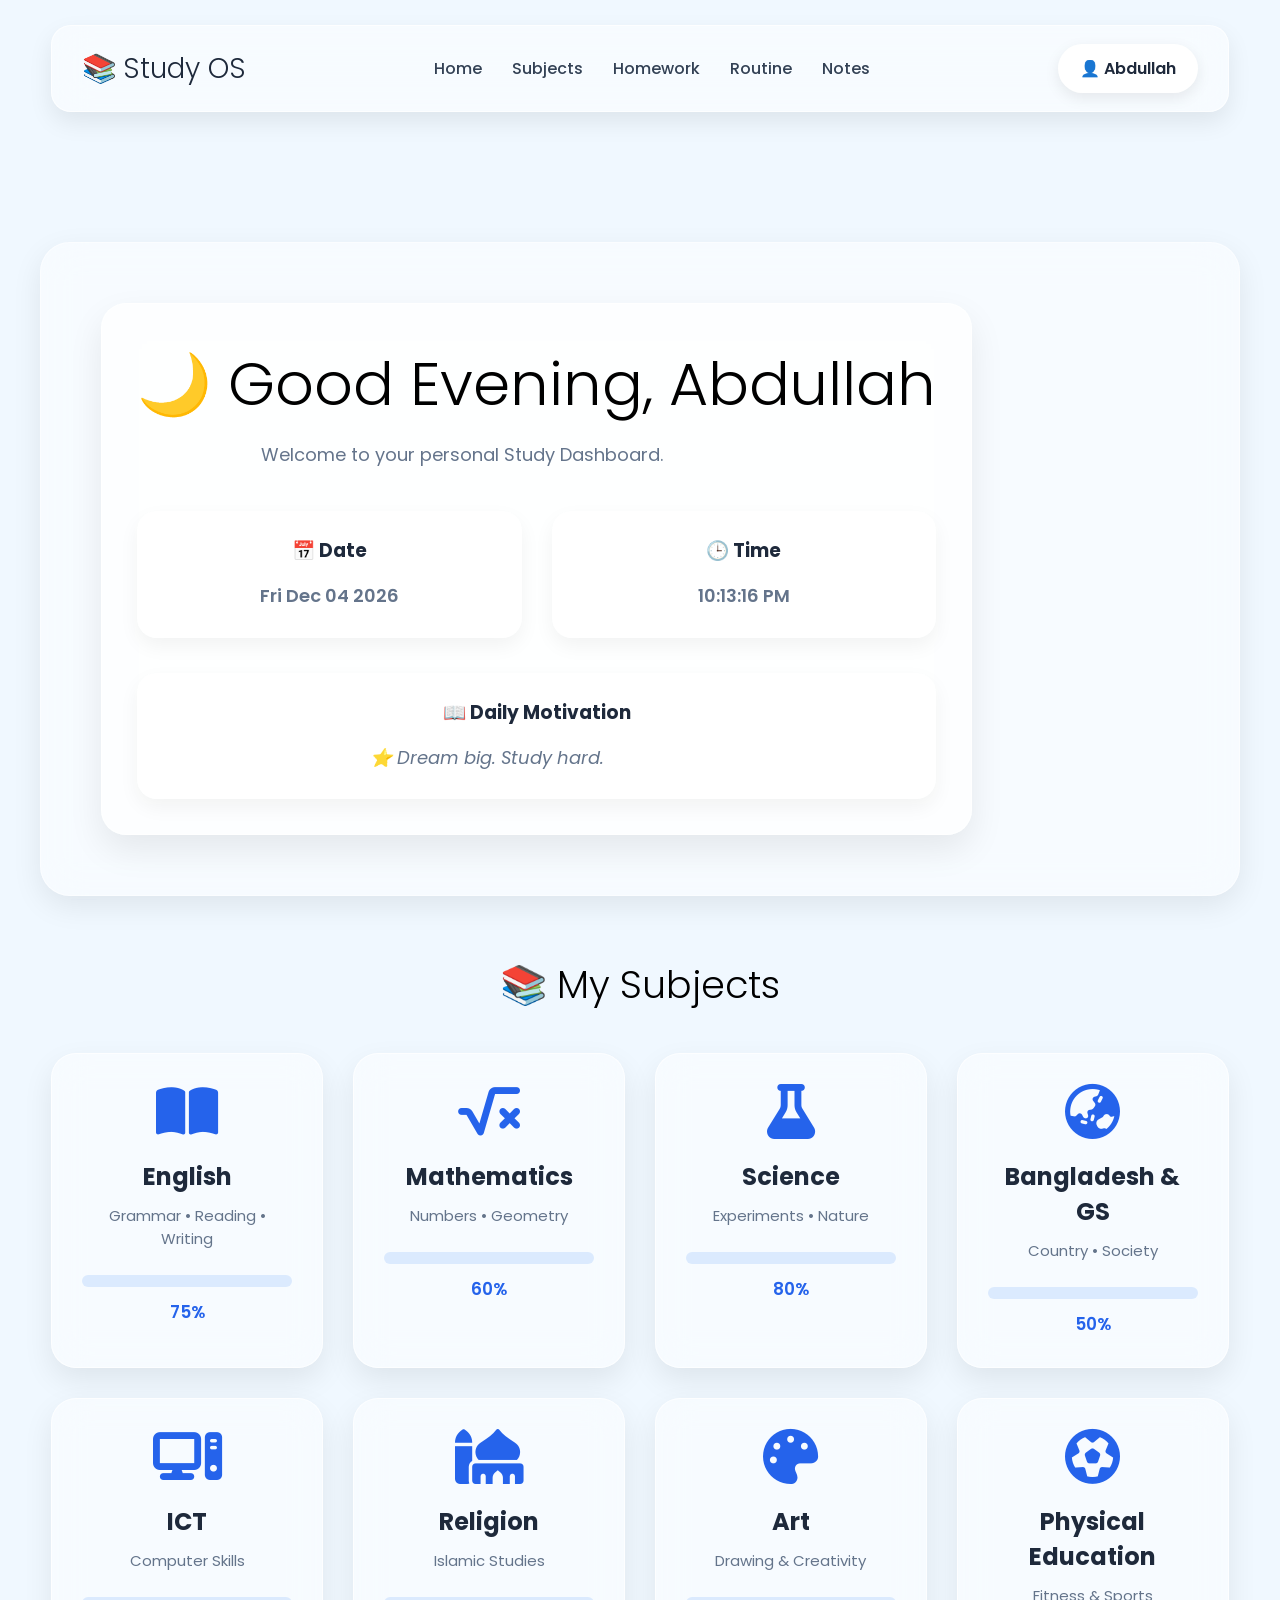
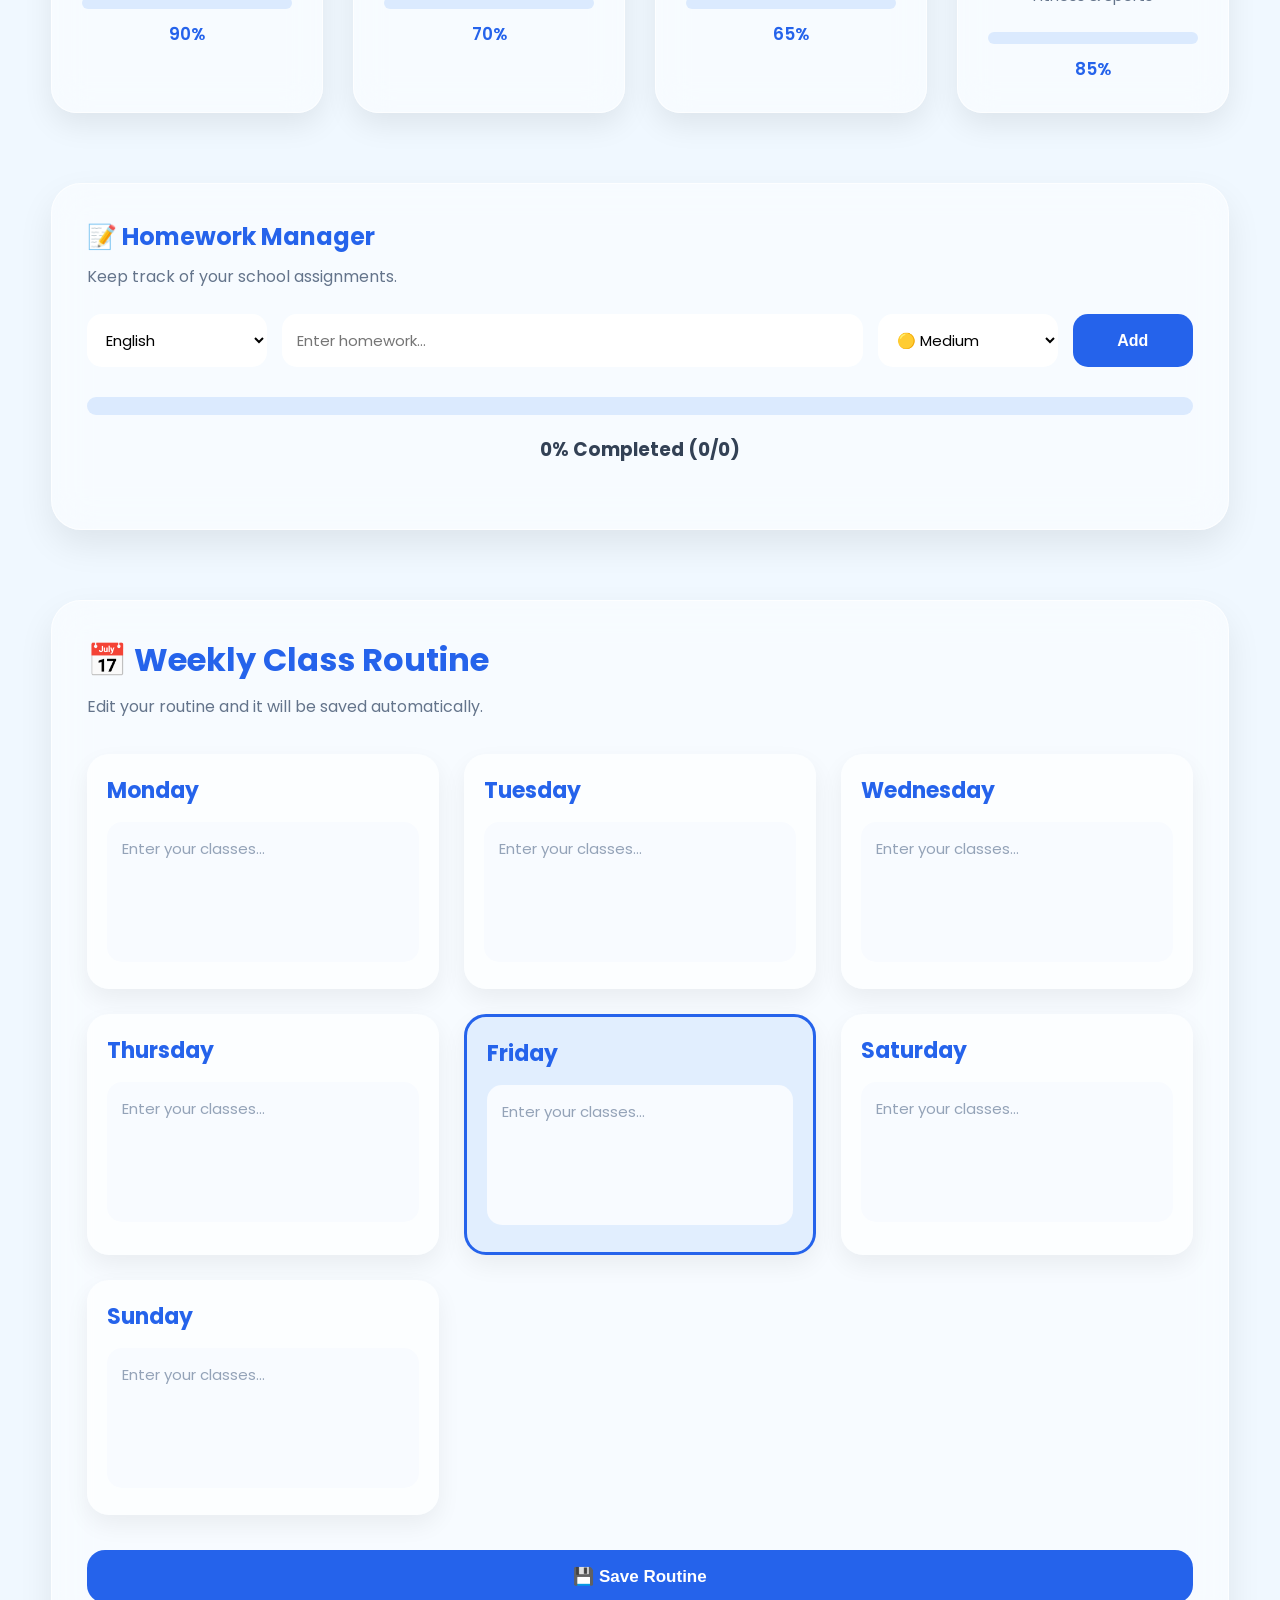
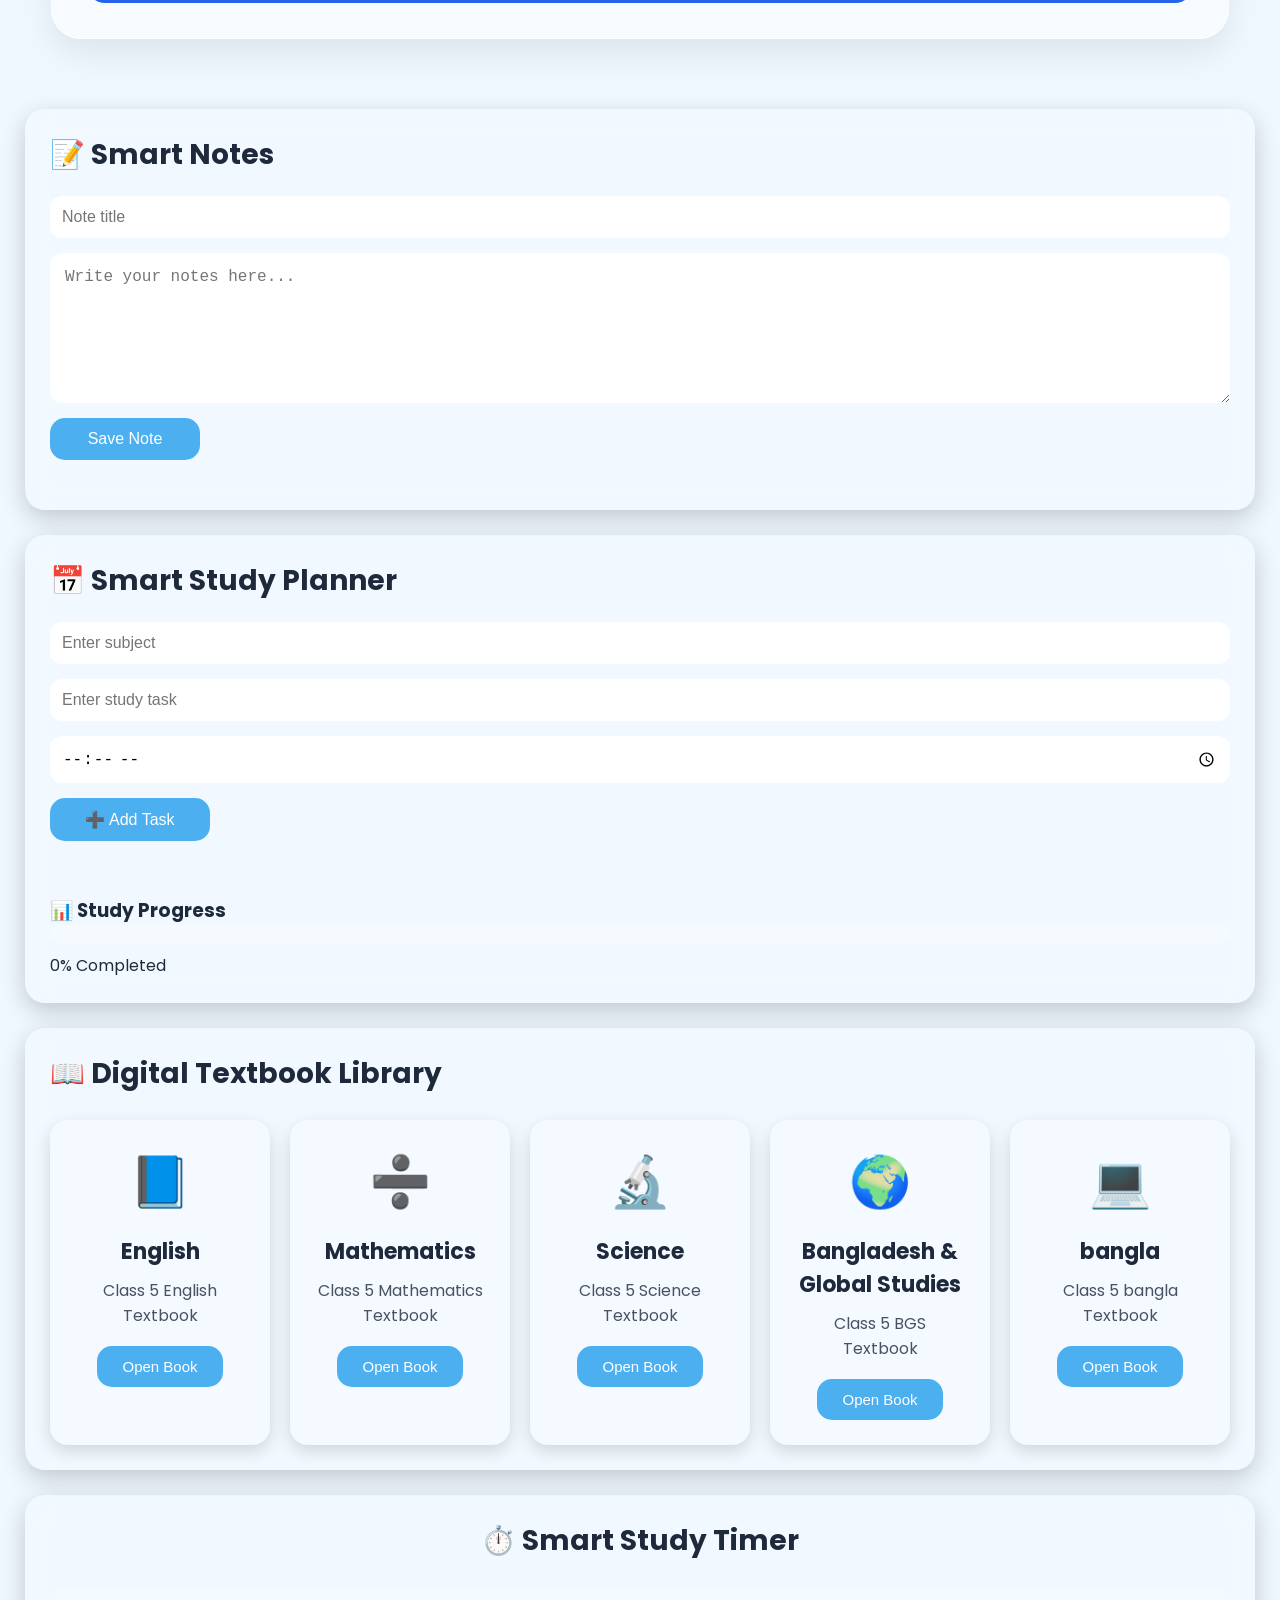
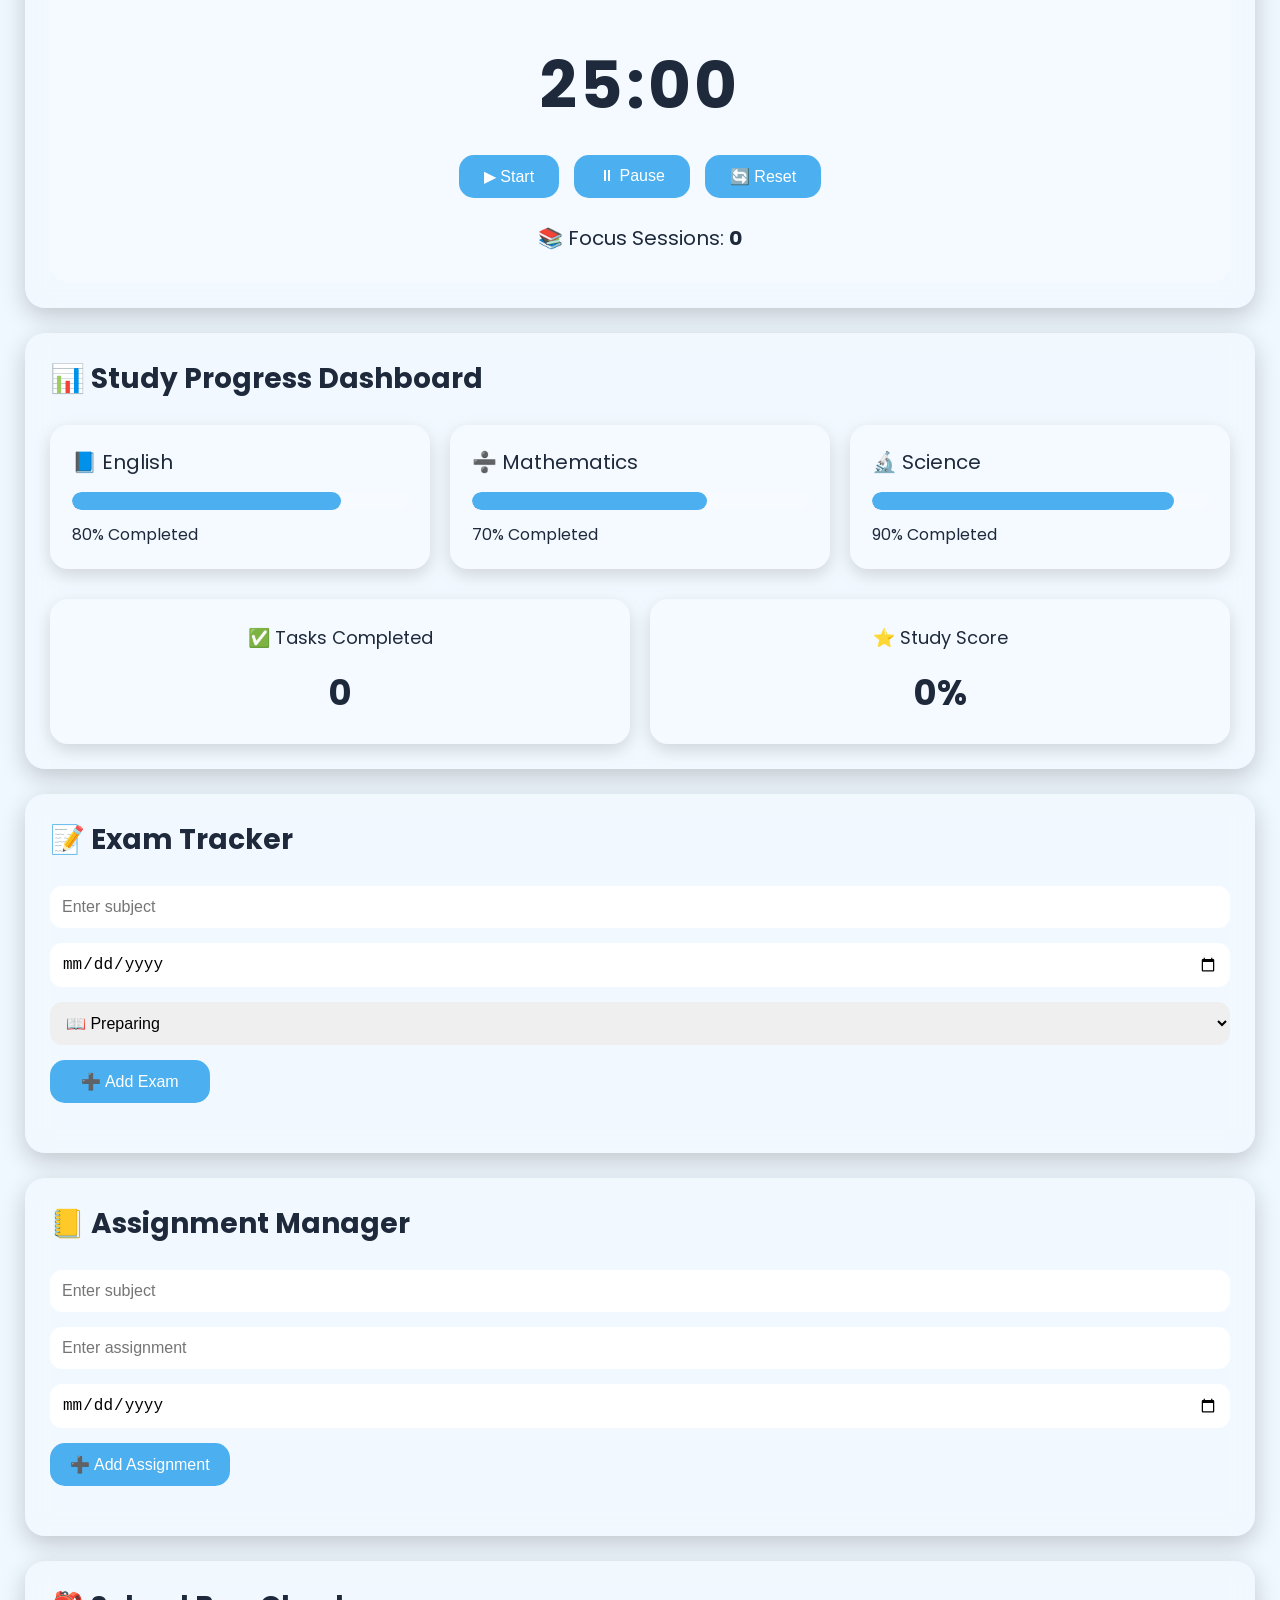
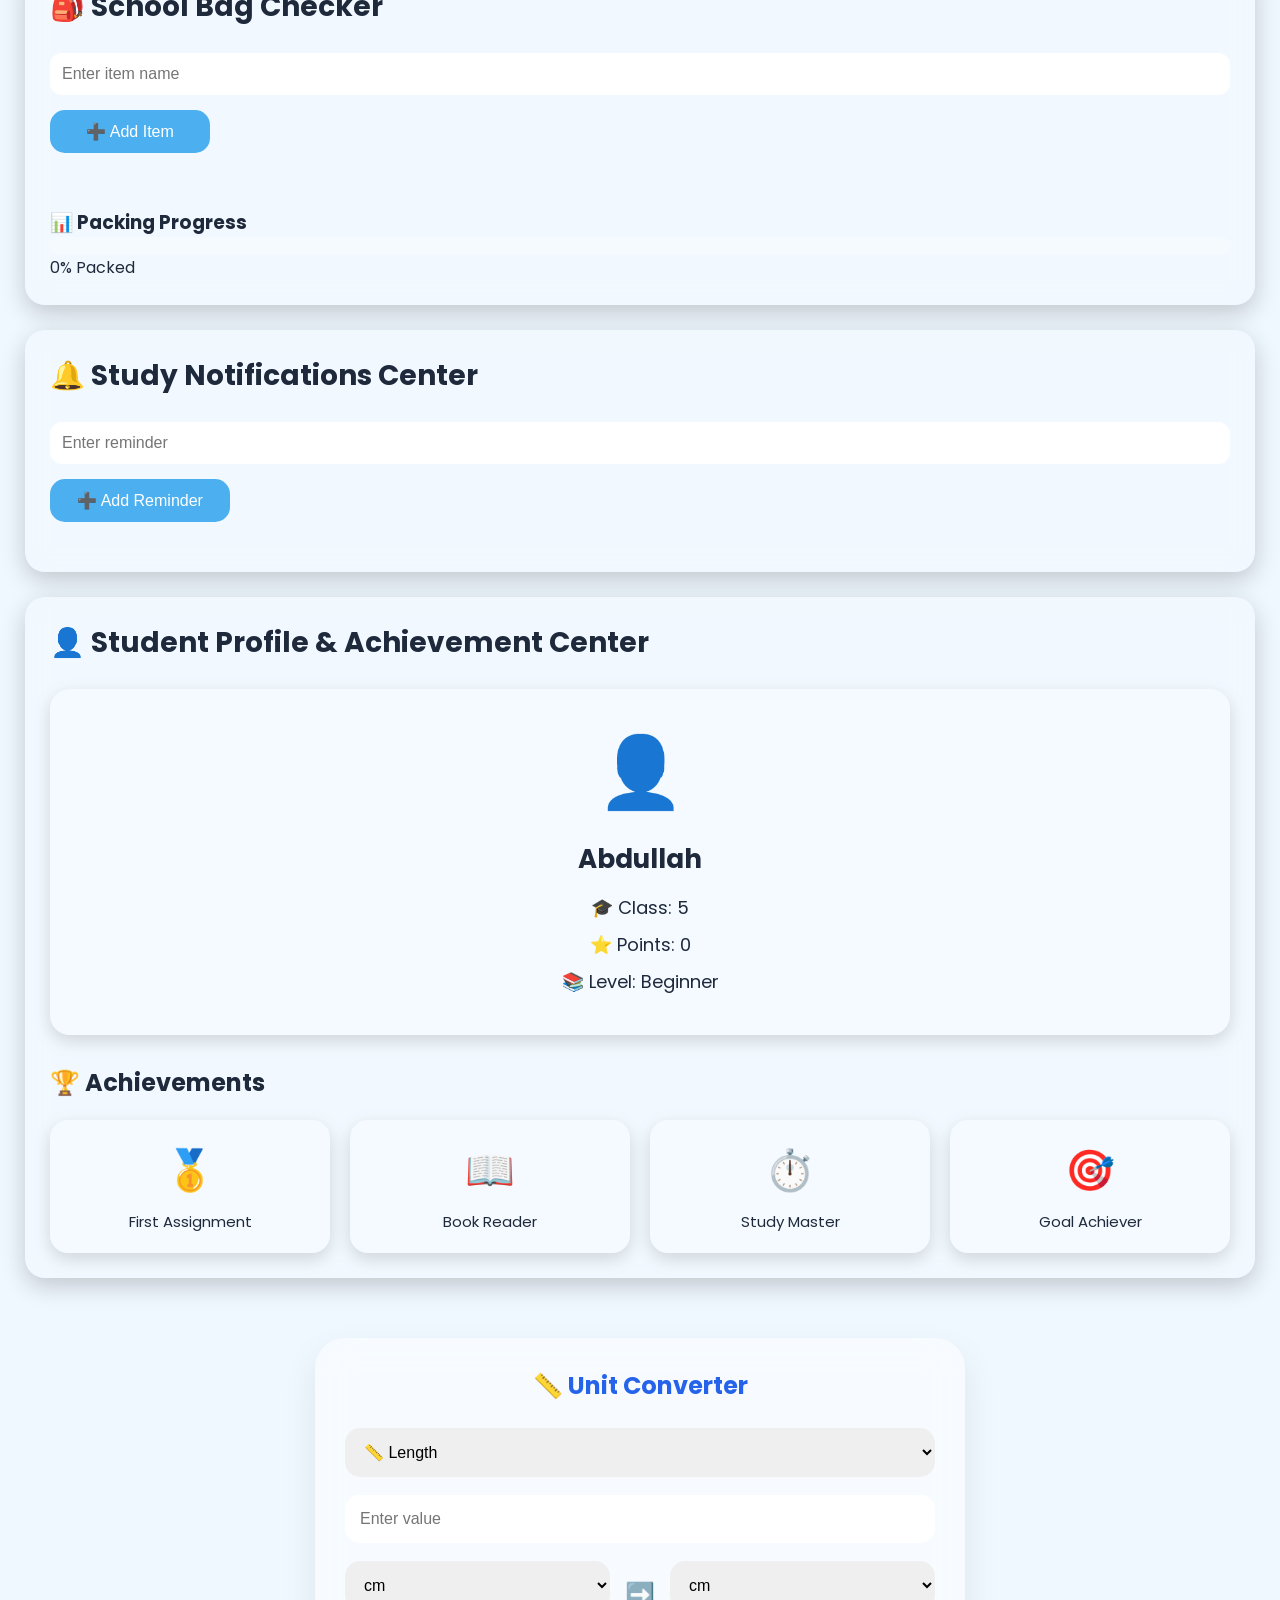
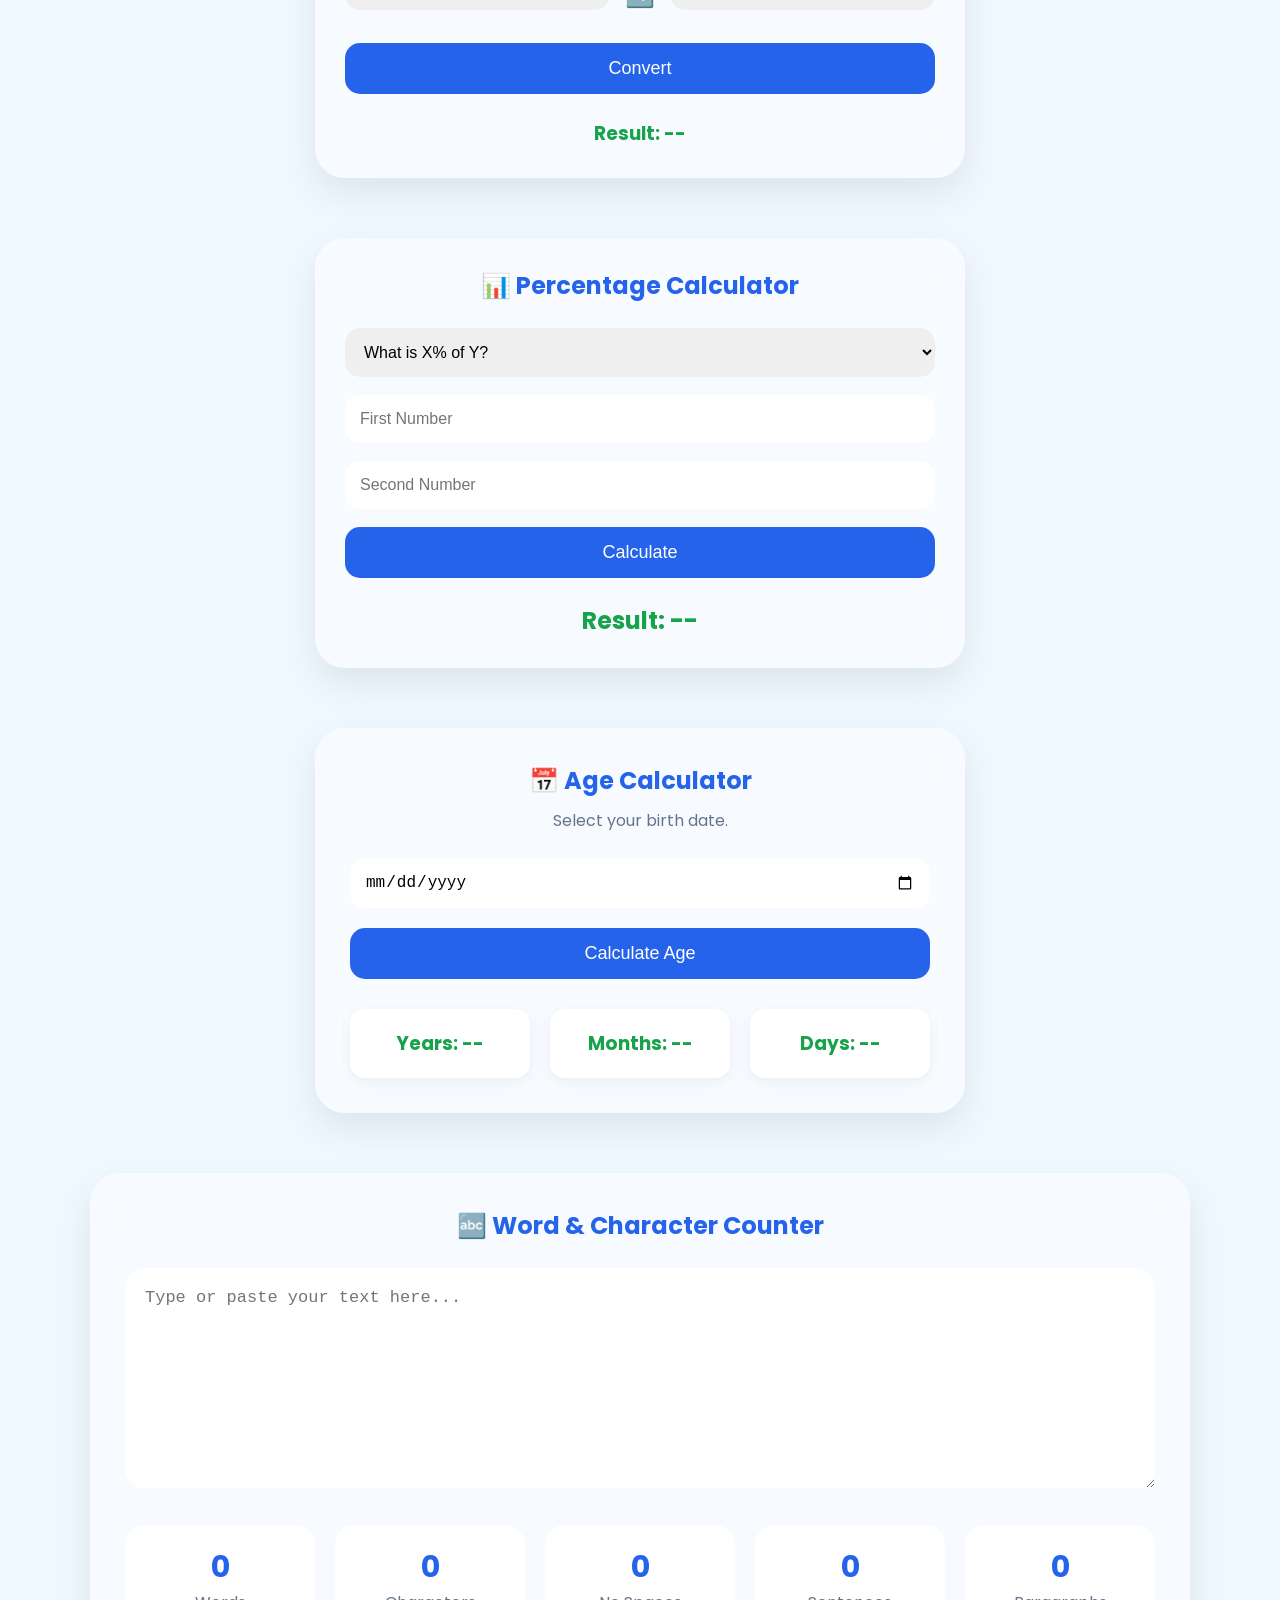
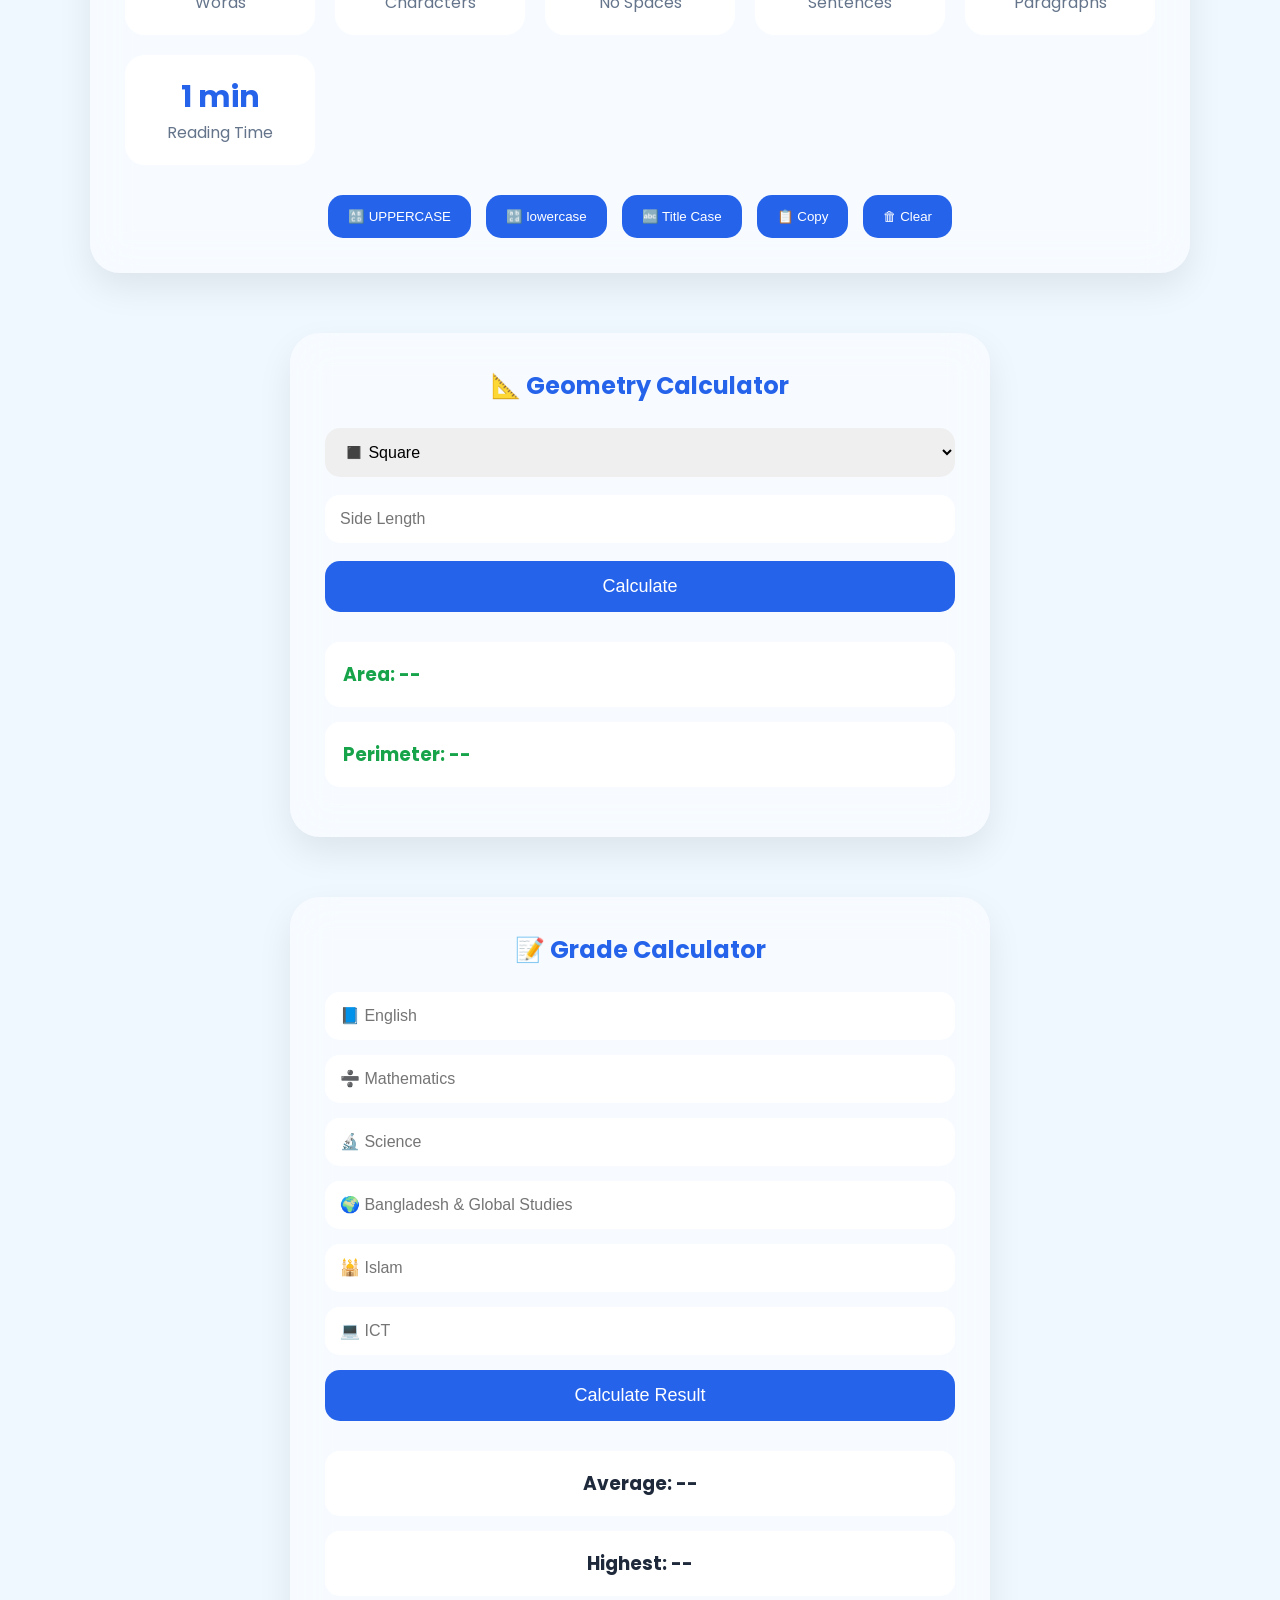
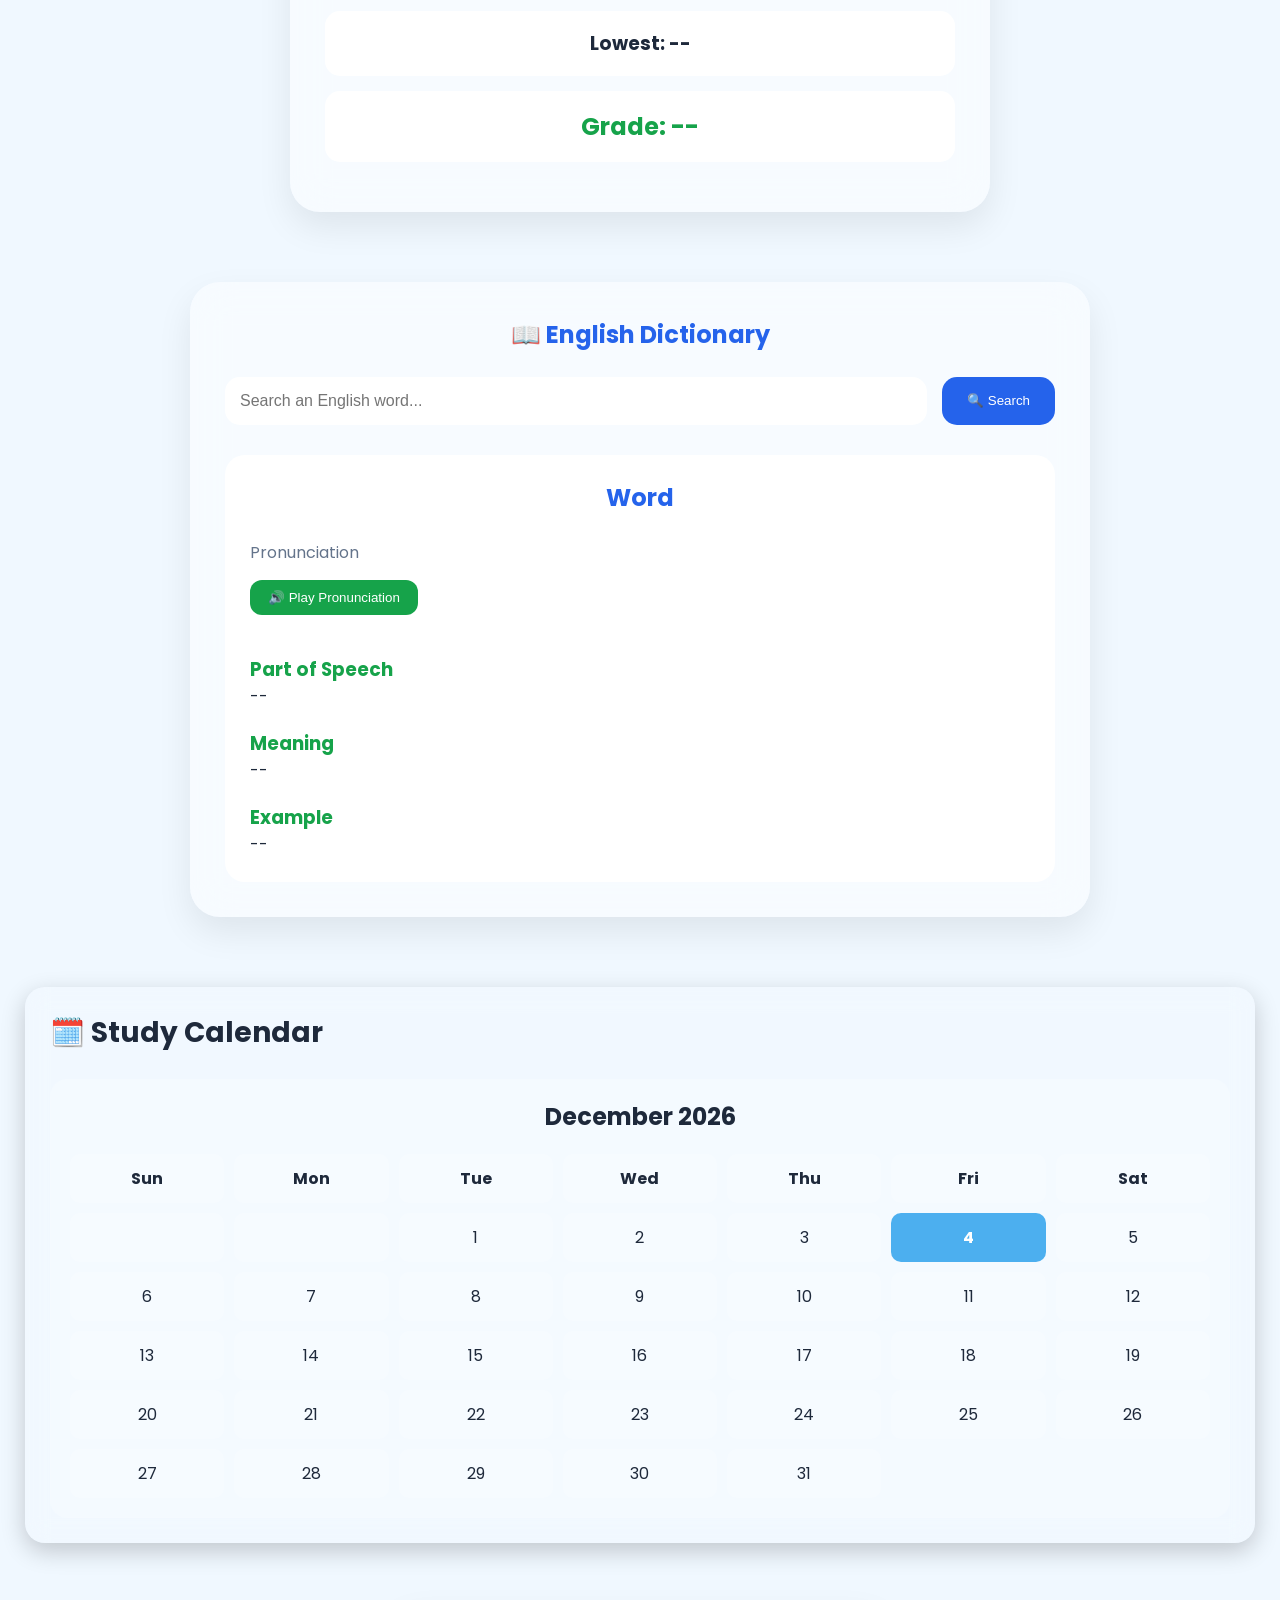
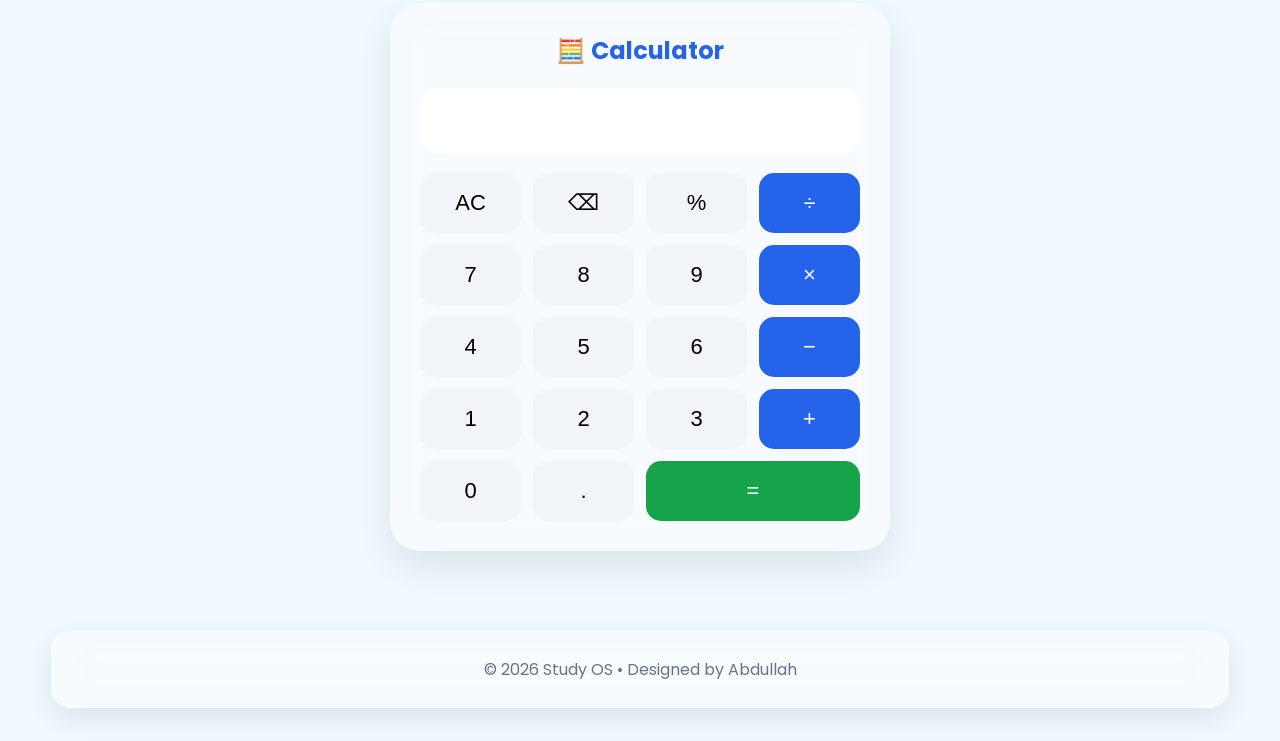
<file: study.html>
<!DOCTYPE html>
<html lang="en">

<head>

    <meta charset="UTF-8">

    <meta name="viewport" content="width=device-width, initial-scale=1.0">

    <title>Study OS</title>

    <link rel="stylesheet" href="study.css">

    <link rel="preconnect" href="https://fonts.googleapis.com">

    <link rel="preconnect" href="https://fonts.gstatic.com" crossorigin>

    <link href="https://fonts.googleapis.com/css2?family=Poppins:wght@300;400;500;600;700&display=swap" rel="stylesheet">

    <link rel="stylesheet"
    href="https://cdnjs.cloudflare.com/ajax/libs/font-awesome/6.7.2/css/all.min.css">

</head>

<body>

<!-- ================= FLOATING BACKGROUND ================= -->

<div class="background-icons">

    <i class="fa-solid fa-book"></i>
    <i class="fa-solid fa-book-open"></i>
    <i class="fa-solid fa-pencil"></i>
    <i class="fa-solid fa-pen"></i>
    <i class="fa-solid fa-ruler"></i>
    <i class="fa-solid fa-school"></i>
    <i class="fa-solid fa-graduation-cap"></i>
    <i class="fa-solid fa-calculator"></i>
    <i class="fa-solid fa-globe"></i>
    <i class="fa-solid fa-lightbulb"></i>
    <i class="fa-solid fa-flask"></i>
    <i class="fa-solid fa-microscope"></i>
    <i class="fa-solid fa-laptop"></i>
    <i class="fa-solid fa-note-sticky"></i>
    <i class="fa-solid fa-star"></i>

</div>

<!-- ================= NAVBAR ================= -->

<nav class="navbar">

    <div class="logo">

        📚 <span style="font-weight: 300;">Study OS</span>

    </div>

    <ul class="nav-links">

        <li><a href="#">Home</a></li>
        <li><a href="#">Subjects</a></li>
        <li><a href="#">Homework</a></li>
        <li><a href="#">Routine</a></li>
        <li><a href="#">Notes</a></li>

    </ul>

    <div class="profile">

        👤 Abdullah

    </div>

</nav>

<!-- ================= HERO ================= -->

<section class="hero">

    <div class="hero-card">

        <h1 style="font-weight: 300; color: black;" id="greeting">

            👋 Good Morning, Abdullah

        </h1>

        <p>

            Welcome to your personal Study Dashboard.

        </p>

        <div class="hero-info">

            <div class="info-box">

                <h3>📅 Date</h3>

                <p id="date">Loading...</p>

            </div>

            <div class="info-box">

                <h3>🕒 Time</h3>

                <p id="clock">Loading...</p>

            </div>

        </div>

        <div class="quote-box">

            <h3>📖 Daily Motivation</h3>

            <p>

                "Success is the sum of small efforts repeated every day."

            </p>

        </div>

    </div>

</section>
<section>
    <!-- ================= SUBJECTS ================= -->

<section class="subjects">

    <h2 class="section-title" style="color: black; font-weight: 300;">📚 My Subjects</h2>

    <div class="subject-grid">

        <div class="subject-card">
            <i class="fa-solid fa-book-open"></i>
            <h3>English</h3>
            <p>Grammar • Reading • Writing</p>
            <div class="subject-progress">
                <div class="progress english"></div>
            </div>
            <span>75%</span>
        </div>

        <div class="subject-card">
            <i class="fa-solid fa-square-root-variable"></i>
            <h3>Mathematics</h3>
            <p>Numbers • Geometry</p>
            <div class="subject-progress">
                <div class="progress math"></div>
            </div>
            <span>60%</span>
        </div>

        <div class="subject-card">
            <i class="fa-solid fa-flask"></i>
            <h3>Science</h3>
            <p>Experiments • Nature</p>
            <div class="subject-progress">
                <div class="progress science"></div>
            </div>
            <span>80%</span>
        </div>

        <div class="subject-card">
            <i class="fa-solid fa-earth-asia"></i>
            <h3>Bangladesh & GS</h3>
            <p>Country • Society</p>
            <div class="subject-progress">
                <div class="progress bgs"></div>
            </div>
            <span>50%</span>
        </div>

        <div class="subject-card">
            <i class="fa-solid fa-computer"></i>
            <h3>ICT</h3>
            <p>Computer Skills</p>
            <div class="subject-progress">
                <div class="progress ict"></div>
            </div>
            <span>90%</span>
        </div>

        <div class="subject-card">
            <i class="fa-solid fa-mosque"></i>
            <h3>Religion</h3>
            <p>Islamic Studies</p>
            <div class="subject-progress">
                <div class="progress religion"></div>
            </div>
            <span>70%</span>
        </div>

        <div class="subject-card">
            <i class="fa-solid fa-palette"></i>
            <h3>Art</h3>
            <p>Drawing & Creativity</p>
            <div class="subject-progress">
                <div class="progress art"></div>
            </div>
            <span>65%</span>
        </div>

        <div class="subject-card">
            <i class="fa-solid fa-futbol"></i>
            <h3>Physical Education</h3>
            <p>Fitness & Sports</p>
            <div class="subject-progress">
                <div class="progress pe"></div>
            </div>
            <span>85%</span>
        </div>

    </div>

</section>
</section>
<section>
    <!-- ================= HOMEWORK ================= -->

<section class="homework-section">

    <div class="homework-card">

        <h2>📝 Homework Manager</h2>

        <p>Keep track of your school assignments.</p>

        <div class="homework-input">

            <select id="subjectSelect">

                <option>English</option>
                <option>Mathematics</option>
                <option>Science</option>
                <option>Bangladesh & GS</option>
                <option>bangla</option>
                <option>Religion</option>

            </select>

            <input
            type="text"
            id="homeworkInput"
            placeholder="Enter homework...">

            <select id="prioritySelect">

                <option>🟢 Low</option>
                <option selected>🟡 Medium</option>
                <option>🔴 High</option>

            </select>

            <button id="addHomework">

                Add

            </button>

        </div>

        <div class="progress">

            <div
            class="progress-fill"
            id="homeworkBar">
            </div>

        </div>

        <h3 id="homeworkProgress">

            0% Completed

        </h3>

        <ul id="homeworkList"></ul>

    </div>

</section>
</section>
<section>
    <!-- ================= CLASS ROUTINE ================= -->

    <!-- ================= CLASS ROUTINE ================= -->

    <section class="routine-section">
    
        <div class="routine-card">
    
            <h2>📅 Weekly Class Routine</h2>
    
            <p>Edit your routine and it will be saved automatically.</p>
    
            <div class="routine-grid">
    
                <div class="day-box">
                    <h3>Monday</h3>
                    <textarea id="monday" placeholder="Enter your classes..."></textarea>
                </div>
    
                <div class="day-box">
                    <h3>Tuesday</h3>
                    <textarea id="tuesday" placeholder="Enter your classes..."></textarea>
                </div>
    
                <div class="day-box">
                    <h3>Wednesday</h3>
                    <textarea id="wednesday" placeholder="Enter your classes..."></textarea>
                </div>
    
                <div class="day-box">
                    <h3>Thursday</h3>
                    <textarea id="thursday" placeholder="Enter your classes..."></textarea>
                </div>
    
                <div class="day-box">
                    <h3>Friday</h3>
                    <textarea id="friday" placeholder="Enter your classes..."></textarea>
                </div>
    
                <div class="day-box">
                    <h3>Saturday</h3>
                    <textarea id="saturday" placeholder="Enter your classes..."></textarea>
                </div>
    
                <div class="day-box">
                    <h3>Sunday</h3>
                    <textarea id="sunday" placeholder="Enter your classes..."></textarea>
                </div>
    
            </div>
    
            <button id="saveRoutine">
    
                💾 Save Routine
    
            </button>
    
        </div>
    
    </section>
</section>
<section>
    <!-- Smart Notes Section -->
<section class="smart-notes" id="smart-notes">
    <h2>📝 Smart Notes</h2>

    <div class="notes-box">
        <input type="text" id="noteTitle" placeholder="Note title">

        <textarea id="noteText" placeholder="Write your notes here..."></textarea>

        <button onclick="saveNote()">Save Note</button>
    </div>

    <div id="notesList">
        <!-- Saved notes will appear here -->
    </div>
</section>
</section>
<section>
    <!-- Smart Study Planner -->
<section class="study-planner" id="study-planner">

    <h2>📅 Smart Study Planner</h2>

    <div class="planner-box">

        <input type="text" id="studySubject" placeholder="Enter subject">

        <input type="text" id="studyTask" placeholder="Enter study task">

        <input type="time" id="studyTime">

        <button onclick="addStudyTask()">
            ➕ Add Task
        </button>

    </div>


    <div class="task-list" id="taskList">

        <!-- Tasks will appear here -->

    </div>


    <div class="progress-box">

        <h3>📊 Study Progress</h3>

        <div class="progress-bar">
            <div id="progressFill"></div>
        </div>

        <p id="progressText">0% Completed</p>

    </div>

</section>
</section>
<section>
    <!-- Digital Textbook Library -->

<section class="textbook-library" id="textbook-library">

    <h2>📖 Digital Textbook Library</h2>

    <div class="book-grid">


        <div class="book-card">

            <div class="book-icon">📘</div>

            <h3>English</h3>

            <p>Class 5 English Textbook</p>

            <button>
                Open Book
            </button>

        </div>



        <div class="book-card">

            <div class="book-icon">➗</div>

            <h3>Mathematics</h3>

            <p>Class 5 Mathematics Textbook</p>

            <button>
                Open Book
            </button>

        </div>



        <div class="book-card">

            <div class="book-icon">🔬</div>

            <h3>Science</h3>

            <p>Class 5 Science Textbook</p>

            <button>
                Open Book
            </button>

        </div>



        <div class="book-card">

            <div class="book-icon">🌍</div>

            <h3>Bangladesh & Global Studies</h3>

            <p>Class 5 BGS Textbook</p>

            <button>
                Open Book
            </button>

        </div>



        <div class="book-card">

            <div class="book-icon">💻</div>

            <h3>bangla</h3>

            <p>Class 5 bangla Textbook</p>

            <button>
                Open Book
            </button>

        </div>


    </div>

</section>
</section>
<section>
    <!-- Smart Study Timer -->

<section class="study-timer" id="study-timer">

    <h2>⏱️ Smart Study Timer</h2>


    <div class="timer-box">

        <div id="timerDisplay">
            25:00
        </div>


        <div class="timer-buttons">

            <button onclick="startTimer()">
                ▶ Start
            </button>


            <button onclick="pauseTimer()">
                ⏸ Pause
            </button>


            <button onclick="resetTimer()">
                🔄 Reset
            </button>

        </div>


        <div class="session-count">

            📚 Focus Sessions:
            <span id="sessionCount">0</span>

        </div>


    </div>

</section>
</section>
<section>
    <!-- Study Progress Dashboard -->

<section class="progress-dashboard" id="progress-dashboard">

    <h2>📊 Study Progress Dashboard</h2>


    <div class="progress-cards">


        <div class="progress-card">

            <div class="subject-title">
                📘 English
            </div>

            <div class="progress-bar">
                <div class="progress-fill" style="width:80%;">
                </div>
            </div>

            <p>80% Completed</p>

        </div>



        <div class="progress-card">

            <div class="subject-title">
                ➗ Mathematics
            </div>

            <div class="progress-bar">
                <div class="progress-fill" style="width:70%;">
                </div>
            </div>

            <p>70% Completed</p>

        </div>



        <div class="progress-card">

            <div class="subject-title">
                🔬 Science
            </div>

            <div class="progress-bar">
                <div class="progress-fill" style="width:90%;">
                </div>
            </div>

            <p>90% Completed</p>

        </div>


    </div>



    <div class="study-stats">


        <div class="stat-box">

            ✅ Tasks Completed

            <h3 id="completedTasks">
                0
            </h3>

        </div>



        <div class="stat-box">

            ⭐ Study Score

            <h3 id="studyScore">
                0%
            </h3>

        </div>


    </div>


</section>
</section>
<section>
    <!-- Exam Tracker -->

<section class="exam-tracker" id="exam-tracker">

    <h2>📝 Exam Tracker</h2>


    <div class="exam-input-box">

        <input 
            type="text" 
            id="examSubject" 
            placeholder="Enter subject">


        <input 
            type="date" 
            id="examDate">


        <select id="examStatus">

            <option value="Preparing">
                📖 Preparing
            </option>

            <option value="Ready">
                ✅ Ready
            </option>

            <option value="Completed">
                🎉 Completed
            </option>

        </select>


        <button onclick="addExam()">
            ➕ Add Exam
        </button>

    </div>



    <div class="exam-list" id="examList">

        <!-- Exams will appear here -->

    </div>


</section>
</section>
<section>
    <!-- Assignment Manager -->

<section class="assignment-manager" id="assignment-manager">

    <h2>📒 Assignment Manager</h2>


    <div class="assignment-input-box">


        <input 
            type="text" 
            id="assignmentSubject" 
            placeholder="Enter subject">


        <input 
            type="text" 
            id="assignmentTask" 
            placeholder="Enter assignment">


        <input 
            type="date" 
            id="assignmentDate">


        <button onclick="addAssignment()">
            ➕ Add Assignment
        </button>


    </div>



    <div class="assignment-list" id="assignmentList">

        <!-- Assignments will appear here -->

    </div>


</section>
</section>
<section>
    <!-- School Bag Checker -->

<section class="bag-checker" id="bag-checker">

    <h2>🎒 School Bag Checker</h2>


    <div class="bag-input-box">

        <input 
            type="text" 
            id="bagItem" 
            placeholder="Enter item name">


        <button onclick="addBagItem()">
            ➕ Add Item
        </button>

    </div>



    <div class="bag-list" id="bagList">

        <!-- Items will appear here -->

    </div>



    <div class="bag-progress">

        <h3>📊 Packing Progress</h3>


        <div class="bag-progress-bar">

            <div id="bagProgressFill"></div>

        </div>


        <p id="bagProgressText">
            0% Packed
        </p>

    </div>


</section>
</section>
<section>
    <!-- Study Notifications Center -->

<section class="notifications-center" id="notifications-center">

    <h2>🔔 Study Notifications Center</h2>


    <div class="notification-input-box">

        <input 
            type="text" 
            id="notificationText"
            placeholder="Enter reminder">


        <button onclick="addNotification()">
            ➕ Add Reminder
        </button>

    </div>



    <div class="notification-list" id="notificationList">

        <!-- Notifications will appear here -->

    </div>


</section>
</section>
<section>
    
    <!-- Student Profile & Achievement Center -->

    <section class="student-profile" id="student-profile">
    
        <h2>👤 Student Profile & Achievement Center</h2>
    
    
        <div class="profile-card">
    
    
            <div class="profile-icon">
                👤
            </div>
    
    
            <h3 id="studentName">
                Abdullah
            </h3>
    
    
            <p>
                🎓 Class: <span id="studentClass">5</span>
            </p>
    
    
            <p>
                ⭐ Points: <span id="studentPoints">0</span>
            </p>
    
    
            <p>
                📚 Level: <span id="studentLevel">Beginner</span>
            </p>
    
    
        </div>
    
    
    
    
        <div class="achievement-section">
    
            <h3>🏆 Achievements</h3>
    
    
            <div class="achievement-list">
    
    
                <div class="badge">
                    🥇
                    <p>First Assignment</p>
                </div>
    
    
                <div class="badge">
                    📖
                    <p>Book Reader</p>
                </div>
    
    
                <div class="badge">
                    ⏱️
                    <p>Study Master</p>
                </div>
    
    
                <div class="badge">
                    🎯
                    <p>Goal Achiever</p>
                </div>
    
    
            </div>
    
        </div>
    
    
    </section>
</section>
<section>
    <!-- Unit Converter -->

    <!-- ================= UNIT CONVERTER ================= -->

    <section class="converter-section">
    
        <div class="converter-card">
    
            <h2>📏 Unit Converter</h2>
    
            <select id="converterType">
    
                <option value="length">📏 Length</option>
                <option value="weight">⚖️ Weight</option>
                <option value="temperature">🌡️ Temperature</option>
                <option value="time">⏱️ Time</option>
    
            </select>
    
            <input
            type="number"
            id="converterValue"
            placeholder="Enter value">
    
            <div class="converter-row">
    
                <select id="fromUnit"></select>
    
                <span>➡️</span>
    
                <select id="toUnit"></select>
    
            </div>
    
            <button id="convertBtn">
    
                Convert
    
            </button>
    
            <h3 id="converterResult">
    
                Result: --
    
            </h3>
    
        </div>
    
    </section>
</section>
<section>
    <!-- ================= PERCENTAGE CALCULATOR ================= -->

<section class="percent-section">

    <div class="percent-card">

        <h2>📊 Percentage Calculator</h2>

        <select id="percentType">

            <option value="of">What is X% of Y?</option>

            <option value="is">X is what % of Y?</option>

            <option value="increase">Percentage Increase</option>

            <option value="marks">Exam Marks %</option>

        </select>

        <input
        type="number"
        id="percentNum1"
        placeholder="First Number">

        <input
        type="number"
        id="percentNum2"
        placeholder="Second Number">

        <button id="calculatePercent">

            Calculate

        </button>

        <h3 id="percentAnswer">

            Result: --

        </h3>

    </div>

</section>
</section>
<section>
    <!-- ================= AGE CALCULATOR ================= -->

<section class="age-section">

    <div class="age-card">

        <h2>📅 Age Calculator</h2>

        <p>Select your birth date.</p>

        <input
        type="date"
        id="birthDate">

        <button id="calculateAge">

            Calculate Age

        </button>

        <div class="age-result">

            <h3 id="ageYears">

                Years: --

            </h3>

            <h3 id="ageMonths">

                Months: --

            </h3>

            <h3 id="ageDays">

                Days: --

            </h3>

        </div>

    </div>

</section>
</section>
<section>
    <!-- ================= WORD COUNTER ================= -->

<section class="word-counter-section">

    <div class="word-counter-card">

        <h2>🔤 Word & Character Counter</h2>

        <textarea
        id="wordInput"
        placeholder="Type or paste your text here..."></textarea>

        <div class="counter-grid">

            <div class="counter-box">
                <h3 id="wordCount">0</h3>
                <p>Words</p>
            </div>

            <div class="counter-box">
                <h3 id="charCount">0</h3>
                <p>Characters</p>
            </div>

            <div class="counter-box">
                <h3 id="charNoSpace">0</h3>
                <p>No Spaces</p>
            </div>

            <div class="counter-box">
                <h3 id="sentenceCount">0</h3>
                <p>Sentences</p>
            </div>

            <div class="counter-box">
                <h3 id="paragraphCount">0</h3>
                <p>Paragraphs</p>
            </div>

            <div class="counter-box">
                <h3 id="readingTime">0 min</h3>
                <p>Reading Time</p>
            </div>

        </div>

        <div class="text-tools">

            <button id="uppercaseBtn">🔠 UPPERCASE</button>

            <button id="lowercaseBtn">🔡 lowercase</button>

            <button id="titlecaseBtn">🔤 Title Case</button>

            <button id="copyTextBtn">📋 Copy</button>

            <button id="clearTextBtn">🗑 Clear</button>

        </div>

    </div>

</section>
</section>
<section>
    <!-- ================= GEOMETRY CALCULATOR ================= -->

<section class="geometry-section">

    <div class="geometry-card">

        <h2>📐 Geometry Calculator</h2>

        <select id="shapeSelect">

            <option value="square">◼️ Square</option>
            <option value="rectangle">▭ Rectangle</option>
            <option value="circle">⭕ Circle</option>
            <option value="triangle">🔺 Triangle</option>

        </select>

        <div id="geometryInputs"></div>

        <button id="calculateGeometry">

            Calculate

        </button>

        <div class="geometry-result">

            <h3 id="geometryArea">

                Area: --

            </h3>

            <h3 id="geometryPerimeter">

                Perimeter: --

            </h3>

        </div>

    </div>

</section>
</section>
<section>
    <!-- ================= GRADE CALCULATOR ================= -->

<section class="grade-section">

    <div class="grade-card">

        <h2>📝 Grade Calculator</h2>

        <input type="number" id="englishMark" placeholder="📘 English">

        <input type="number" id="mathMark" placeholder="➗ Mathematics">

        <input type="number" id="scienceMark" placeholder="🔬 Science">

        <input type="number" id="bgsMark" placeholder="🌍 Bangladesh & Global Studies">

        <input type="number" id="islamMark" placeholder="🕌 Islam">

        <input type="number" id="ictMark" placeholder="💻 ICT">

        <button id="calculateGrade">

            Calculate Result

        </button>

        <div class="grade-result">

            <h3 id="averageResult">Average: --</h3>

            <h3 id="highestMark">Highest: --</h3>

            <h3 id="lowestMark">Lowest: --</h3>

            <h2 id="finalGrade">Grade: --</h2>

        </div>

    </div>

</section>
</section>
<section>
    <!-- ================= DICTIONARY ================= -->

<section class="dictionary-section">

    <div class="dictionary-card">

        <h2>📖 English Dictionary</h2>

        <div class="dictionary-search">

            <input
            type="text"
            id="dictionaryInput"
            placeholder="Search an English word...">

            <button id="searchWord">

                🔍 Search

            </button>

        </div>

        <div class="dictionary-result">

            <h2 id="wordTitle">

                Word

            </h2>

            <p id="phonetic">

                Pronunciation

            </p>

            <button id="playAudio">

                🔊 Play Pronunciation

            </button>

            <h3>

                Part of Speech

            </h3>

            <p id="partOfSpeech">

                --

            </p>

            <h3>

                Meaning

            </h3>

            <p id="definition">

                --

            </p>

            <h3>

                Example

            </h3>

            <p id="example">

                --

            </p>

        </div>

    </div>

</section>
</section>

<section>
    <!-- Real Calendar -->

<section class="real-calendar" id="real-calendar">

    <h2>🗓️ Study Calendar</h2>


    <div class="calendar-box">

        <h3 id="calendarMonth"></h3>


        <div class="calendar-grid" id="calendarGrid">

        </div>


    </div>


</section>
</section>
<section>
    <!-- ================= CALCULATOR ================= -->

<section class="calculator-section">

    <div class="calculator-card">

        <h2>🧮 Calculator</h2>

        <input
        type="text"
        id="calcDisplay"
        readonly>

        <div class="calc-buttons">

            <button onclick="clearCalc()">AC</button>
            <button onclick="backspace()">⌫</button>
            <button onclick="appendValue('%')">%</button>
            <button class="operator" onclick="appendValue('/')">÷</button>

            <button onclick="appendValue('7')">7</button>
            <button onclick="appendValue('8')">8</button>
            <button onclick="appendValue('9')">9</button>
            <button class="operator" onclick="appendValue('*')">×</button>

            <button onclick="appendValue('4')">4</button>
            <button onclick="appendValue('5')">5</button>
            <button onclick="appendValue('6')">6</button>
            <button class="operator" onclick="appendValue('-')">−</button>

            <button onclick="appendValue('1')">1</button>
            <button onclick="appendValue('2')">2</button>
            <button onclick="appendValue('3')">3</button>
            <button class="operator" onclick="appendValue('+')">+</button>

            <button onclick="appendValue('0')">0</button>
            <button onclick="appendValue('.')">.</button>
            <button class="equals" onclick="calculate()">=</button>

        </div>

    </div>

</section>
</section>

<!-- ================= FOOTER ================= -->

<footer>

    © 2026 Study OS • Designed by Abdullah

</footer>

<script src="study.js"></script>

</body>

</html>
</file>
<file: style.css>
/* Navigation Bar */

.navbar{

    position:sticky;
    top:0;

    display:flex;
    justify-content:space-between;
    align-items:center;

    padding:15px 30px;

    background:rgba(255,255,255,.12);

    backdrop-filter:blur(15px);

    border-bottom:1px solid rgba(255,255,255,.15);

    z-index:1000;

}

.nav-left{

    font-size:24px;
    font-weight:600;

}

.nav-left span{

    margin-left:8px;

}

.nav-center{

    color:#ffffff;

    font-size:18px;

}

.nav-right{

    display:flex;
    gap:10px;

}

.nav-btn{

    width:45px;
    height:45px;

    border:none;

    border-radius:50%;

    background:rgba(255,255,255,.15);

    color:white;

    font-size:20px;

    cursor:pointer;

    transition:.3s;

}

.nav-btn:hover{

    background:#2563eb;

    transform:rotate(15deg) scale(1.1);

}
   body{ 
    margin:0;
    font-family:Arial, sans-serif;
    text-align:center;
}

button{
    padding:12px 25px;
    margin:10px;
    cursor:pointer;
}
.logo{
    text-align:center;
    margin-top:40px;
}

.logo svg{
    transition:0.3s;
    cursor:pointer;
}

.logo svg:hover{
    transform:rotate(10deg) scale(1.08);
}

.logo h1{
    margin-top:10px;
    font-size:40px;
    color:#2563EB;
    font-family:Arial,sans-serif;
}

.logo p{
    color:#555;
    margin-top:5px;
}
/* Google Font */
@import url('https://fonts.googleapis.com/css2?family=Poppins:wght@300;400;500;600;700&display=swap');

*{
    margin:0;
    padding:0;
    box-sizing:border-box;
    font-family:'Poppins',sans-serif;
}

body{
    min-height:100vh;
    background:linear-gradient(135deg,#0f172a,#1e3a8a,#2563eb);
    color:white;
    display:flex;
    flex-direction:column;
}

/* Header */

.hero{
    text-align:center;
    padding:50px 20px 30px;
    animation:fadeIn 1s ease;
}

.logo svg{
    transition:.4s;
}

.logo svg:hover{
    transform:rotate(10deg) scale(1.1);
}

.hero h1{
    margin-top:15px;
    font-size:50px;
    font-weight:700;
}

.hero p{
    margin-top:10px;
    font-size:18px;
    color:#dbeafe;
}

/* Cards */

.container{
    width:90%;
    max-width:1100px;
    margin:auto;
    display:flex;
    justify-content:center;
    gap:40px;
    flex-wrap:wrap;
    padding:40px 0;
}

.card{
    width:320px;
    padding:35px;
    text-align:center;

    background:rgba(255,255,255,.12);

    backdrop-filter:blur(12px);

    border:1px solid rgba(255,255,255,.2);

    border-radius:25px;

    box-shadow:0 20px 40px rgba(0,0,0,.25);

    transition:.35s;
}

.card:hover{

    transform:translateY(-12px) scale(1.03);

    box-shadow:0 30px 60px rgba(0,0,0,.35);

}

.icon{
    font-size:70px;
}

.card h2{
    margin-top:20px;
    font-size:30px;
}

.card p{
    margin:20px 0;
    color:#e5e7eb;
    line-height:1.6;
}

/* Buttons */

button{

    width:170px;
    height:50px;

    border:none;
    border-radius:30px;

    background:#22c55e;

    color:white;

    font-size:17px;

    font-weight:bold;

    cursor:pointer;

    transition:.3s;
}

button:hover{

    background:#16a34a;

    transform:scale(1.08);

}

/* Footer */

footer{

    margin-top:auto;

    text-align:center;

    padding:25px;

    color:#dbeafe;

}

/* Animation */

@keyframes fadeIn{

    from{

        opacity:0;

        transform:translateY(30px);

    }

    to{

        opacity:1;

        transform:translateY(0);

    }

}

/* Mobile */

@media(max-width:768px){

.hero h1{

    font-size:38px;

}

.card{

    width:100%;

}

}
/* ===== NAVBAR ===== */

.navbar{
    position:sticky;
    top:0;
    z-index:999;

    display:flex;
    justify-content:space-between;
    align-items:center;

    padding:15px 30px;

    background:rgba(255,255,255,.12);
    backdrop-filter:blur(15px);

    border-bottom:1px solid rgba(255,255,255,.15);
}

.nav-left{
    display:flex;
    align-items:center;
    gap:12px;
}

.os-logo{
    width:45px;
    height:45px;

    display:flex;
    justify-content:center;
    align-items:center;

    font-size:22px;

    border-radius:50%;

    background:#2563eb;
}

.nav-center{
    flex:1;
    display:flex;
    justify-content:center;
}

.search-bar{

    width:420px;

    padding:12px 20px;

    border:none;

    border-radius:30px;

    outline:none;

    font-size:16px;

    background:rgba(255,255,255,.18);

    color:white;
}

.search-bar::placeholder{
    color:#ddd;
}

.nav-right{

    display:flex;

    align-items:center;

    gap:15px;

}

.status{
    font-size:18px;
}

.circle-btn{

    width:42px;
    height:42px;

    border-radius:50%;

    border:none;

    cursor:pointer;

    background:rgba(255,255,255,.15);

    color:white;

    transition:.3s;
}

.circle-btn:hover{

    transform:scale(1.1);

    background:#2563eb;

}
/* ===========================
   Entrance Animations
=========================== */

.hero{
    animation:heroFade 1s ease forwards;
}

.card{
    opacity:0;
    transform:translateY(50px);
    animation:cardUp .8s ease forwards;
}

.card:nth-child(1){
    animation-delay:.3s;
}

.card:nth-child(2){
    animation-delay:.6s;
}

footer{
    opacity:0;
    animation:fadeIn 1s ease forwards;
    animation-delay:.9s;
}

/* ===========================
   Floating Animation
=========================== */

.card{
    animation:
        cardUp .8s ease forwards,
        floatCard 4s ease-in-out infinite;
}

.card:nth-child(1){
    animation-delay:.3s,.3s;
}

.card:nth-child(2){
    animation-delay:.6s,.6s;
}

/* ===========================
   Keyframes
=========================== */

@keyframes heroFade{

    from{
        opacity:0;
        transform:translateY(-40px);
    }

    to{
        opacity:1;
        transform:translateY(0);
    }

}

@keyframes cardUp{

    from{
        opacity:0;
        transform:translateY(60px);
    }

    to{
        opacity:1;
        transform:translateY(0);
    }

}

@keyframes floatCard{

    0%{
        transform:translateY(0px);
    }

    50%{
        transform:translateY(-8px);
    }

    100%{
        transform:translateY(0px);
    }

}

@keyframes fadeIn{

    from{
        opacity:0;
    }

    to{
        opacity:1;
    }

}
</file>
<file: life.css>
/* =========================
   NAVBAR
========================= */

.navbar{

    width:92%;

    max-width:1400px;

    margin:25px auto;

    padding:15px 30px;

    display:flex;

    justify-content:space-between;

    align-items:center;

    background:rgba(255,255,255,.45);

    backdrop-filter:blur(18px);

    border:1px solid rgba(255,255,255,.6);

    border-radius:22px;

    box-shadow:0 10px 30px rgba(0,0,0,.08);

    position:sticky;

    top:20px;

    z-index:1000;

}

.logo{

    display:flex;

    align-items:center;

    gap:10px;

    font-size:28px;

    font-weight:700;

    color:#2563eb;

}

.logo span{

    color:#1e293b;

}

.nav-links{

    display:flex;

    list-style:none;

    gap:35px;

}

.nav-links a{

    text-decoration:none;

    color:#334155;

    font-size:17px;

    font-weight:600px;

    transition:.3s;

}

.nav-links a:hover{

    color:#2563eb;

}

.profile-btn{

    border:none;

    background:#2563eb;

    color:white;

    padding:12px 24px;

    border-radius:50px;

    cursor:pointer;

    font-size:15px;

    transition:.3s;

}

.profile-btn:hover{

    background:#1d4ed8;

    transform:translateY(-2px);

}/* ==========================
FLOATING BACKGROUND ICONS
========================== */

.background-icons{

 position:fixed;

 top:0;

 left:0;

 width:100%;

 height:100%;

 overflow:hidden;

 pointer-events:none;

 z-index:-1;

}

.background-icons i{

    position:absolute;

    font-size:42px;

    color:#003678;

    opacity:.08;

    animation:float 10s ease-in-out infinite;

    transition:.4s;

}

/* Individual Positions */

.background-icons i:nth-child(1){

 top:8%;
 left:5%;
 animation-delay:0s;

}
.background-icons i:nth-child(2){

 top:18%;
 left:82%;
 animation-delay:1s;

}

.background-icons i:nth-child(3){
 top:30%;
 left:18%;
 animation-delay:2s;

}

.background-icons i:nth-child(4){

 top:45%;
 left:92%;
 animation-delay:3s;

}

.background-icons i:nth-child(5){

 top:60%;
 left:12%;
 animation-delay:4s;

}

.background-icons i:nth-child(6){

 top:75%;
 left:75%;
 animation-delay:5s;

}

.background-icons i:nth-child(7){

 top:85%;
 left:28%;
 animation-delay:6s;

}

.background-icons i:nth-child(8){

 top:20%;
 left:45%;
 animation-delay:7s;

}

.background-icons i:nth-child(9){

 top:55%;
 left:55%;
 animation-delay:2s;

}

.background-icons i:nth-child(10){

 top:12%;
 left:65%;
 animation-delay:3s;

}

.background-icons i:nth-child(11){

 top:70%;
 left:90%;
 animation-delay:4s;

}
.background-icons i:nth-child(12){

 top:38%;
 left:72%;
 animation-delay:5s;

}

.background-icons i:nth-child(13){

 top:82%;
 left:48%;
 animation-delay:6s;

}

.background-icons i:nth-child(14){

 top:50%;
 left:3%;
 animation-delay:7s;

}
.background-icons i:nth-child(15){

 top:5%;
 left:38%;
 animation-delay:1.5s;

}

/* Floating Animation */

@keyframes float{

 0%{

     transform:translateY(0px) rotate(0deg);

 }

 50%{

     transform:translateY(-25px) rotate(10deg);

 }

 100%{

     transform:translateY(0px) rotate(0deg);

 }

}
/* ==========================
   HERO
========================== */

.hero{

    width:92%;

    max-width:1400px;

    margin:40px auto;

}

.hero-card{

    background:rgba(255,255,255,.45);

    backdrop-filter:blur(18px);

    border:1px solid rgba(255,255,255,.6);

    border-radius:30px;

    padding:50px;

    box-shadow:0 15px 35px rgba(0,0,0,.08);

}

.hero h1{
    font-weight: 300;

    font-size:48px;

    color:#1e293b;

    margin-bottom:10px;

}

.subtitle{

    font-size:20px;

    color:#64748b;

    margin-bottom:40px;

}

.hero-info{

    display:grid;

    grid-template-columns:repeat(3,1fr);

    gap:25px;

}

.info-box{

    background:rgba(255,255,255,.35);

    border-radius:20px;

    padding:25px;

    border:1px solid rgba(255,255,255,.5);

    transition:.3s;

}

.info-box:hover{

    transform:translateY(-6px);

    box-shadow:0 10px 25px rgba(0,0,0,.08);

}

.info-box h3{

    color:#2563eb;

    margin-bottom:10px;

}

.info-box p{

    color:#334155;

    font-size:18px;

    font-weight:500;

}
/* ==========================
   WATER TRACKER
========================== */

.water-section{

    width:92%;

    max-width:700px;

    margin:50px auto;

}

.water-card{

    background:rgba(255,255,255,.45);

    backdrop-filter:blur(20px);

    border:1px solid rgba(255,255,255,.6);

    border-radius:30px;

    padding:40px;

    text-align:center;

    box-shadow:0 15px 35px rgba(0,0,0,.08);

}

.water-card h2{

    color:#2563eb;

    margin-bottom:20px;

}

.water-card h1{

    font-size:55px;

    color:#1e293b;

}

.progress{

    width:100%;

    height:22px;

    background:#dbeafe;

    border-radius:50px;

    overflow:hidden;

    margin:30px 0;

}

.progress-fill{

    width:0%;

    height:100%;

    background:#3b82f6;

    transition:.4s;

}

#waterPercent{

    font-size:22px;

    margin-bottom:30px;

    color:#475569;

}

.water-buttons{

    display:flex;

    justify-content:center;

    gap:20px;

}

.water-buttons button{

    padding:14px 28px;

    border:none;

    border-radius:50px;

    background:#2563eb;

    color:white;

    font-size:16px;

    cursor:pointer;

    transition:.3s;

}

.water-buttons button:hover{

    background:#1d4ed8;

    transform:translateY(-3px);

}
/* ==========================
   SLEEP TRACKER
========================== */

.sleep-section{

    width:92%;

    max-width:700px;

    margin:40px auto;

}

.sleep-card{

    background:rgba(255,255,255,.45);

    backdrop-filter:blur(20px);

    border:1px solid rgba(255,255,255,.6);

    border-radius:30px;

    padding:40px;

    text-align:center;

    box-shadow:0 15px 35px rgba(0,0,0,.08);

}

.sleep-inputs{

    display:flex;

    justify-content:center;

    gap:30px;

    margin:30px 0;

    flex-wrap:wrap;

}

.sleep-inputs div{

    display:flex;

    flex-direction:column;

}

.sleep-inputs label{

    margin-bottom:10px;

    font-weight:600;

}

.sleep-inputs input{

    padding:12px;

    border:none;

    border-radius:12px;

    font-size:16px;

}

#calculateSleep{

    margin-top:20px;

    padding:14px 30px;

    border:none;

    border-radius:30px;

    background:#2563eb;

    color:white;

    cursor:pointer;

    font-size:16px;

}

#calculateSleep:hover{

    background:#1d4ed8;

}
/* ==========================
   MOOD TRACKER
========================== */

.mood-section{

    width:92%;

    max-width:700px;

    margin:40px auto;

}

.mood-card{

    background:rgba(255,255,255,.45);

    backdrop-filter:blur(20px);

    border:1px solid rgba(255,255,255,.6);

    border-radius:30px;

    padding:40px;

    text-align:center;

    box-shadow:0 15px 35px rgba(0,0,0,.08);

}

.mood-buttons{

    display:flex;

    justify-content:center;

    gap:20px;

    margin:30px 0;

    flex-wrap:wrap;

}

.mood-btn{

    width:70px;

    height:70px;

    border:none;

    border-radius:50%;

    font-size:32px;

    cursor:pointer;

    background:white;

    transition:.3s;

}

.mood-btn:hover{

    transform:translateY(-6px) scale(1.1);

}

.mood-btn.active{

    background:#3b82f6;

    color:white;

    transform:scale(1.15);

    box-shadow:0 10px 20px rgba(59,130,246,.4);

}

#selectedMood{

    color:#334155;

    margin-top:20px;

}
/* ==========================
   STEP TRACKER
========================== */

.steps-section{

    width:92%;

    max-width:700px;

    margin:40px auto;

}

.steps-card{

    background:rgba(255,255,255,.45);

    backdrop-filter:blur(20px);

    border:1px solid rgba(255,255,255,.6);

    border-radius:30px;

    padding:40px;

    text-align:center;

    box-shadow:0 15px 35px rgba(0,0,0,.08);

}

.steps-card h1{

    font-size:60px;

    color:#2563eb;

    margin:15px 0;

}

.step-buttons{

    display:flex;

    justify-content:center;

    gap:15px;

    margin-top:25px;

    flex-wrap:wrap;

}

.step-buttons button{

    padding:12px 22px;

    border:none;

    border-radius:25px;

    background:#2563eb;

    color:white;

    cursor:pointer;

    transition:.3s;

}

.step-buttons button:hover{

    background:#1d4ed8;

}

.progress{

    width:100%;

    height:20px;

    background:#dbeafe;

    border-radius:30px;

    overflow:hidden;

    margin:20px 0;

}

.progress-fill{

    width:0%;

    height:100%;

    background:#22c55e;

    transition:.4s;

}
/* ==========================
   HEALTHY EATING
========================== */

.food-section{

    width:92%;

    max-width:700px;

    margin:40px auto;

}

.food-card{

    background:rgba(255,255,255,.45);

    backdrop-filter:blur(20px);

    border-radius:30px;

    border:1px solid rgba(255,255,255,.6);

    padding:40px;

    box-shadow:0 15px 35px rgba(0,0,0,.08);

}

.food-subtitle{

    color:#64748b;

    margin-bottom:25px;

}

.meal-list{

    display:flex;

    flex-direction:column;

    gap:15px;

    margin-bottom:25px;

}

.meal-list label{

    font-size:18px;

}

.food-counter{

    display:flex;

    justify-content:space-between;

    align-items:center;

    margin:20px 0;

}

.food-counter button{

    width:40px;

    height:40px;

    border:none;

    border-radius:50%;

    background:#2563eb;

    color:white;

    font-size:20px;

    cursor:pointer;

}

.food-counter span{

    font-size:26px;

    font-weight:600;

}
/* ==========================
   EXERCISE LOG
========================== */

.exercise-section{

    width:92%;
    max-width:800px;
    margin:50px auto;

}

.exercise-card{

    background:rgba(255,255,255,.45);
    backdrop-filter:blur(20px);
    border-radius:30px;
    padding:35px;
    border:1px solid rgba(255,255,255,.6);
    box-shadow:0 15px 35px rgba(0,0,0,.08);

}

.exercise-form{

    display:flex;
    gap:15px;
    flex-wrap:wrap;
    margin:25px 0;

}

.exercise-form select,
.exercise-form input{

    flex:1;
    padding:14px;
    border:none;
    border-radius:15px;
    font-size:16px;

}

.exercise-form button{

    padding:14px 25px;
    border:none;
    border-radius:15px;
    background:#2563eb;
    color:white;
    cursor:pointer;

}

#exerciseList{

    list-style:none;
    margin-top:25px;
    padding:0;

}

#exerciseList li{

    background:white;
    margin:10px 0;
    padding:15px;
    border-radius:15px;
    display:flex;
    justify-content:space-between;
    align-items:center;

}
/* ==========================
   BMI CALCULATOR
========================== */

.bmi-section{

    width:92%;
    max-width:700px;
    margin:50px auto;

}

.bmi-card{

    background:rgba(255,255,255,.45);
    backdrop-filter:blur(20px);
    border:1px solid rgba(255,255,255,.6);
    border-radius:30px;
    padding:40px;
    text-align:center;
    box-shadow:0 15px 35px rgba(0,0,0,.08);

}

.bmi-inputs{

    display:flex;
    gap:20px;
    margin:30px 0;
    flex-wrap:wrap;

}

.bmi-inputs input{

    flex:1;
    padding:15px;
    border:none;
    border-radius:15px;
    font-size:16px;

}

#calculateBMI{

    padding:15px 35px;
    border:none;
    border-radius:30px;
    background:#2563eb;
    color:white;
    font-size:16px;
    cursor:pointer;
    transition:.3s;

}

#calculateBMI:hover{

    background:#1d4ed8;

}

#bmiValue{

    font-size:60px;
    color:#2563eb;
    margin:25px 0 10px;

}

#bmiStatus{

    color:#475569;

}
/* ==========================
   HABIT TRACKER
========================== */

.habit-section{

    width:92%;
    max-width:800px;
    margin:50px auto;

}

.habit-card{

    background:rgba(255,255,255,.45);
    backdrop-filter:blur(20px);
    border:1px solid rgba(255,255,255,.6);
    border-radius:30px;
    padding:35px;
    box-shadow:0 15px 35px rgba(0,0,0,.08);

}

.habit-input{

    display:flex;
    gap:15px;
    margin:25px 0;

}

.habit-input input{

    flex:1;
    padding:15px;
    border:none;
    border-radius:15px;
    font-size:16px;

}

.habit-input button{

    padding:15px 25px;
    border:none;
    border-radius:15px;
    background:#2563eb;
    color:white;
    cursor:pointer;

}

#habitList{

    list-style:none;
    padding:0;
    margin-top:30px;

}

#habitList li{

    background:white;
    margin:12px 0;
    padding:18px;
    border-radius:15px;

    display:flex;
    justify-content:space-between;
    align-items:center;

}

.habit-left{

    display:flex;
    align-items:center;
    gap:15px;

}

.habit-left input{

    width:22px;
    height:22px;

}

.deleteHabit{

    border:none;
    background:#ef4444;
    color:white;
    padding:8px 14px;
    border-radius:10px;
    cursor:pointer;

}
/* ==========================
   WEEKLY HABITS
========================== */

.weekly-habits{

    width:95%;

    max-width:1200px;

    margin:60px auto;

}

.habit-card{

    background:rgba(255,255,255,.45);

    backdrop-filter:blur(18px);

    border-radius:30px;

    padding:35px;

    border:1px solid rgba(255,255,255,.6);

    box-shadow:0 15px 35px rgba(0,0,0,.08);

}

.habit-add{

    display:flex;

    gap:15px;

    margin:25px 0;

}

.habit-add input{

    flex:1;

    padding:14px;

    border:none;

    border-radius:15px;

    font-size:16px;

}

.habit-add button{

    padding:14px 28px;

    border:none;

    border-radius:15px;

    background:#2563eb;

    color:white;

    cursor:pointer;

}

.table-header{

    display:grid;

    grid-template-columns:220px repeat(7,1fr);

    text-align:center;

    font-weight:bold;

    margin-bottom:15px;

}

.habit-row{

    display:grid;

    grid-template-columns:220px repeat(7,1fr);

    align-items:center;

    margin:12px 0;

}

.habit-name{

    text-align:left;

    font-weight:500;

}

.day{

    width:28px;

    height:28px;

    border-radius:8px;

    background:#dbeafe;

    cursor:pointer;

    margin:auto;

    transition:.3s;

}

.day.done{

    background:#22c55e;

}
/* ==========================
   WEEKLY HABIT TRACKER
========================== */

.weekly-section{

    width:95%;
    max-width:1300px;
    margin:50px auto;

}

.weekly-card{

    background:rgba(255,255,255,.45);
    backdrop-filter:blur(20px);
    border:1px solid rgba(255,255,255,.6);
    border-radius:30px;
    padding:35px;
    box-shadow:0 15px 35px rgba(0,0,0,.08);

}

.weekly-card h2{

    color:#2563eb;
    margin-bottom:10px;

}

.weekly-card p{

    color:#64748b;
    margin-bottom:30px;

}

/* Grid */

.weekly-grid{

    display:grid;
    grid-template-columns:250px repeat(7,60px);
    gap:12px;
    justify-content:center;
    align-items:center;

}

/* Header */

.header{

    font-weight:700;
    text-align:center;
    color:#1e3a8a;
    padding:10px;

}

.header.habit{

    text-align:left;

}

/* Habit Names */

.habit-name{

    font-weight:500;
    padding:10px;
    border-radius:12px;
    background:rgba(255,255,255,.55);

}

/* Checkboxes */

.habit-check{

    width:25px;
    height:25px;
    cursor:pointer;
    accent-color:#2563eb;
    margin:auto;
    transition:.3s;

}

.habit-check:hover{

    transform:scale(1.15);

}

/* Progress */

.progress{

    width:100%;
    height:18px;
    background:#dbeafe;
    border-radius:30px;
    overflow:hidden;
    margin:35px 0 15px;

}

.progress-fill{

    width:0%;
    height:100%;
    background:linear-gradient(90deg,#3b82f6,#22c55e);
    transition:.5s;

}

#habitPercent{

    text-align:center;
    color:#334155;

}

/* Responsive */

@media(max-width:900px){

    .weekly-card{

        overflow-x:auto;

    }

    .weekly-grid{

        width:850px;

    }

}
/* ==========================
   SHOPPING LIST
========================== */

.shopping-section{

    width:92%;
    max-width:800px;
    margin:50px auto;

}

.shopping-card{

    background:rgba(255,255,255,.45);
    backdrop-filter:blur(20px);
    border:1px solid rgba(255,255,255,.6);
    border-radius:30px;
    padding:35px;
    box-shadow:0 15px 35px rgba(0,0,0,.08);

}

.shopping-card h2{

    color:#2563eb;
    margin-bottom:10px;

}

.shopping-card p{

    color:#64748b;
    margin-bottom:25px;

}

/* Input */

.shopping-input{

    display:flex;
    gap:15px;
    margin-bottom:30px;

}

.shopping-input input{

    flex:1;
    padding:15px;
    border:none;
    outline:none;
    border-radius:15px;
    font-size:16px;
    background:rgba(255,255,255,.8);

}

.shopping-input button{

    padding:15px 28px;
    border:none;
    border-radius:15px;
    background:#2563eb;
    color:white;
    font-size:16px;
    cursor:pointer;
    transition:.3s;

}

.shopping-input button:hover{

    background:#1d4ed8;
    transform:translateY(-2px);

}

/* Shopping Items */

#shoppingList{

    list-style:none;
    padding:0;
    margin-top:25px;

}

#shoppingList li{

    display:flex;
    justify-content:space-between;
    align-items:center;

    background:rgba(255,255,255,.65);

    padding:15px 20px;

    margin-bottom:15px;

    border-radius:18px;

    transition:.3s;

}

#shoppingList li:hover{

    transform:translateY(-3px);

}

/* Left Side */

.shopping-left{

    display:flex;
    align-items:center;
    gap:15px;

}

.shopping-left input{

    width:22px;
    height:22px;
    cursor:pointer;
    accent-color:#22c55e;

}

.shopping-left span{

    font-size:17px;

}

.shopping-left span.done{

    text-decoration:line-through;
    color:#94a3b8;

}

/* Delete Button */

.deleteItem{

    border:none;
    background:#ef4444;
    color:white;
    width:40px;
    height:40px;
    border-radius:12px;
    cursor:pointer;
    font-size:16px;
    transition:.3s;

}

.deleteItem:hover{

    background:#dc2626;
    transform:scale(1.08);

}

/* Progress */

.progress{

    width:100%;
    height:18px;
    background:#dbeafe;
    border-radius:20px;
    overflow:hidden;
    margin:20px 0;

}

.progress-fill{

    width:0%;
    height:100%;
    background:linear-gradient(90deg,#3b82f6,#22c55e);
    transition:.5s;

}

#shoppingProgress{

    text-align:center;
    color:#334155;
    margin-bottom:20px;

}

/* Mobile */

@media(max-width:700px){

    .shopping-input{

        flex-direction:column;

    }

}
/* ==========================
   FOOTER
========================== */

.footer{

    margin-top:80px;

    padding:50px 20px;

    background:rgba(255,255,255,.35);

    backdrop-filter:blur(20px);

    border-top:1px solid rgba(255,255,255,.6);

}

.footer-container{

    max-width:1200px;

    margin:auto;

    text-align:center;

}

.footer-logo{

    font-size:34px;

    font-weight:700;

    color:#2563eb;

    margin-bottom:15px;

}

.footer-logo span{

    color:#1e293b;

}

.footer-text{

    color:#64748b;

    font-size:17px;

    margin-bottom:30px;

}

.footer-links{

    display:flex;

    justify-content:center;

    gap:30px;

    flex-wrap:wrap;

    margin-bottom:30px;

}

.footer-links a{

    text-decoration:none;

    color:#334155;

    font-weight:500;

    transition:.3s;

}

.footer-links a:hover{

    color:#2563eb;

}

.footer-social{

    display:flex;

    justify-content:center;

    gap:20px;

    margin-bottom:30px;

}

.footer-social a{

    width:50px;

    height:50px;

    background:white;

    border-radius:50%;

    display:flex;

    align-items:center;

    justify-content:center;

    text-decoration:none;

    color:#2563eb;

    font-size:22px;

    transition:.3s;

    box-shadow:0 8px 20px rgba(0,0,0,.08);

}

.footer-social a:hover{

    transform:translateY(-6px);

    background:#2563eb;

    color:white;

}

.footer hr{

    border:none;

    border-top:1px solid rgba(0,0,0,.08);

    margin:25px 0;

}

.copyright{

    color:#64748b;

    font-size:15px;

}

@media(max-width:700px){

    .footer-links{

        gap:15px;

    }

}
/* Prayer Times */

.prayer-times {

    margin:25px;
    padding:25px;

    border-radius:20px;

    background:rgba(255,255,255,0.12);

    backdrop-filter:blur(12px);

    box-shadow:0 8px 25px rgba(0,0,0,0.2);

    animation:fadeIn 0.6s ease;

}



.prayer-times h2 {

    font-size:28px;

    margin-bottom:25px;

}



/* Prayer Box */

.prayer-box {

    padding:25px;

    border-radius:18px;

    background:rgba(255,255,255,0.18);

}



/* Location */

#prayerLocation {

    text-align:center;

    font-size:18px;

    margin-bottom:20px;

}



/* Prayer List */

.prayer-list {

    display:grid;

    gap:15px;

}



.prayer-list div {

    display:flex;

    justify-content:space-between;

    align-items:center;

    padding:15px;

    border-radius:15px;

    background:rgba(255,255,255,0.2);

    font-size:18px;

}



.prayer-list span {

    font-weight:bold;

}



/* Refresh Button */

.prayer-box button {

    margin-top:25px;

    padding:12px 25px;

    border:none;

    border-radius:15px;

    background:#4cafef;

    color:white;

    font-size:16px;

    cursor:pointer;

    transition:0.3s;

}



.prayer-box button:hover {

    transform:scale(1.05);

}
/* ==========================
   ISLAMIC CORNER
========================== */

.islamic-section{

    width:92%;
    max-width:1300px;
    margin:70px auto;

}

.islamic-card{

    background:rgba(255,255,255,.45);
    backdrop-filter:blur(20px);
    border:1px solid rgba(255,255,255,.7);
    border-radius:30px;
    padding:35px;
    box-shadow:0 15px 35px rgba(0,0,0,.08);
    text-align:center;

}

.islamic-card h2{

    color:#16a34a;
    font-size:34px;
    margin-bottom:10px;

}

.islamic-card p{

    color:#64748b;
    margin-bottom:35px;

}

/* ==========================
   TASBIH CARD
========================== */

.tasbih-card{

    background:rgba(255,255,255,.65);
    border-radius:25px;
    padding:35px;
    max-width:500px;
    margin:auto;
    box-shadow:0 10px 25px rgba(0,0,0,.08);

}

.tasbih-card h3{

    color:#16a34a;
    margin-bottom:25px;
    font-size:28px;

}

.tasbih-count{

    width:180px;
    height:180px;

    margin:25px auto;

    border-radius:50%;

    display:flex;
    justify-content:center;
    align-items:center;

    background:linear-gradient(135deg,#22c55e,#16a34a);

    color:white;

    font-size:60px;
    font-weight:bold;

    box-shadow:0 15px 35px rgba(34,197,94,.3);

    transition:.3s;

}

.tasbih-count:hover{

    transform:scale(1.05);

}

/* ==========================
   BUTTONS
========================== */

.tasbih-buttons{

    display:flex;
    justify-content:center;
    gap:15px;
    flex-wrap:wrap;
    margin-top:30px;

}

.tasbih-buttons button{

    border:none;
    border-radius:15px;
    padding:15px 25px;

    background:#16a34a;
    color:white;

    font-size:16px;
    font-weight:600;

    cursor:pointer;

    transition:.3s;

}

.tasbih-buttons button:hover{

    background:#15803d;
    transform:translateY(-3px);

}

#tasbihPlus{

    background:#22c55e;

}

#tasbihPlus:hover{

    background:#16a34a;

}

#tasbihReset{

    background:#ef4444;

}

#tasbihReset:hover{

    background:#dc2626;

}

/* ==========================
   MOBILE
========================== */

@media(max-width:700px){

    .tasbih-count{

        width:150px;
        height:150px;
        font-size:50px;

    }

    .tasbih-buttons{

        flex-direction:column;

    }

    .tasbih-buttons button{

        width:100%;

    }

}
/* ==========================
   GOOD DEEDS
========================== */

.gooddeeds-card{

    margin-top:40px;

    background:rgba(255,255,255,.65);

    border-radius:25px;

    padding:30px;

    box-shadow:0 10px 25px rgba(0,0,0,.08);

}

.gooddeeds-card h3{

    color:#16a34a;

    margin-bottom:10px;

}

.gooddeeds-card p{

    color:#64748b;

    margin-bottom:25px;

}

.deed-list{

    display:grid;

    grid-template-columns:repeat(auto-fit,minmax(250px,1fr));

    gap:15px;

}

.deed-list label{

    background:white;

    padding:15px;

    border-radius:15px;

    cursor:pointer;

    transition:.3s;

    font-weight:500;

}

.deed-list label:hover{

    transform:translateY(-3px);

    box-shadow:0 8px 18px rgba(0,0,0,.08);

}

.deed{

    margin-right:10px;

    transform:scale(1.2);

    accent-color:#16a34a;

}

.deed-progress{

    width:100%;

    height:18px;

    background:#d1fae5;

    border-radius:20px;

    overflow:hidden;

    margin:25px 0;

}

.deed-progress-fill{

    width:0%;

    height:100%;

    background:linear-gradient(90deg,#22c55e,#16a34a);

    transition:.5s;

}

#deedPercent{

    text-align:center;

    color:#15803d;

}
/* ==========================
   DAILY QURAN
========================== */

.quran-card{

    margin-top:40px;
    background:rgba(255,255,255,.65);
    border-radius:25px;
    padding:35px;
    text-align:center;
    box-shadow:0 10px 25px rgba(0,0,0,.08);

}

.quran-card h3{

    color:#15803d;
    margin-bottom:15px;

}

.quran-surah{

    color:#2563eb;
    font-weight:600;
    margin-bottom:25px;

}

.arabic-text{

    font-size:32px;
    line-height:2;
    direction:rtl;
    margin-bottom:25px;
    color:#111827;

}

.english-text{

    font-size:18px;
    color:#475569;
    margin-bottom:30px;
    font-style:italic;

}

.quran-buttons{

    display:flex;
    justify-content:center;
    gap:15px;
    flex-wrap:wrap;

}

.quran-buttons button{

    border:none;
    background:#16a34a;
    color:white;
    padding:14px 22px;
    border-radius:15px;
    cursor:pointer;
    font-weight:600;
    transition:.3s;

}

.quran-buttons button:hover{

    transform:translateY(-3px);
    background:#15803d;

}
/* ==========================
   DAILY DUA
========================== */

.dua-card{

    margin-top:40px;
    background:rgba(255,255,255,.65);
    border-radius:25px;
    padding:35px;
    text-align:center;
    box-shadow:0 10px 25px rgba(0,0,0,.08);

}

.dua-card h3{

    color:#16a34a;
    margin-bottom:15px;

}

.dua-title{

    color:#2563eb;
    font-weight:600;
    margin-bottom:20px;

}

.dua-arabic{

    direction:rtl;
    font-size:32px;
    line-height:2;
    color:#111827;
    margin-bottom:25px;

}

.dua-transliteration{

    font-style:italic;
    color:#475569;
    margin-bottom:20px;

}

.dua-meaning{

    font-size:18px;
    color:#334155;
    margin-bottom:30px;

}

.dua-buttons{

    display:flex;
    justify-content:center;
    gap:15px;
    flex-wrap:wrap;

}

.dua-buttons button{

    border:none;
    background:#16a34a;
    color:white;
    padding:14px 22px;
    border-radius:15px;
    cursor:pointer;
    font-weight:600;
    transition:.3s;

}

.dua-buttons button:hover{

    background:#15803d;
    transform:translateY(-3px);

}
/* ==========================
   DAILY HADITH
========================== */

.hadith-card{

    margin-top:40px;
    background:rgba(255,255,255,.65);
    border-radius:25px;
    padding:35px;
    text-align:center;
    box-shadow:0 10px 25px rgba(0,0,0,.08);

}

.hadith-card h3{

    color:#16a34a;
    margin-bottom:15px;

}

.hadith-reference{

    color:#2563eb;
    font-weight:600;
    margin-bottom:20px;

}

.hadith-text{

    font-size:20px;
    line-height:1.8;
    color:#334155;
    margin-bottom:30px;

}

.hadith-buttons{

    display:flex;
    justify-content:center;
    gap:15px;
    flex-wrap:wrap;

}

.hadith-buttons button{

    border:none;
    background:#16a34a;
    color:white;
    padding:14px 22px;
    border-radius:15px;
    cursor:pointer;
    font-weight:600;
    transition:.3s;

}

.hadith-buttons button:hover{

    background:#15803d;
    transform:translateY(-3px);

}
/* ==========================
   LIFE GOALS
========================== */

.goals-section{

    width:92%;
    max-width:1300px;
    margin:70px auto;

}

.goals-card{

    background:rgba(255,255,255,.45);
    backdrop-filter:blur(20px);
    border:1px solid rgba(255,255,255,.7);
    border-radius:30px;
    padding:35px;
    box-shadow:0 15px 35px rgba(0,0,0,.08);

}

.goals-card h2{

    color:#2563eb;
    margin-bottom:10px;

}

.goals-card p{

    color:#64748b;
    margin-bottom:30px;

}

/* Input */

.goal-input{

    display:flex;
    gap:15px;
    margin-bottom:30px;
    flex-wrap:wrap;

}

.goal-input input{

    flex:1;
    padding:15px;
    border:none;
    outline:none;
    border-radius:15px;
    font-size:16px;
    font-family:'Poppins',sans-serif;

}

.goal-input button{

    border:none;
    padding:15px 25px;
    border-radius:15px;
    background:#2563eb;
    color:white;
    cursor:pointer;
    font-weight:600;
    transition:.3s;

}

.goal-input button:hover{

    background:#1d4ed8;
    transform:translateY(-3px);

}

/* Goal Card */

.goal{

    background:rgba(255,255,255,.7);
    border-radius:20px;
    padding:20px;
    margin-bottom:20px;
    box-shadow:0 8px 20px rgba(0,0,0,.06);

}

.goal h3{

    color:#1e293b;
    margin-bottom:15px;

}

/* Progress */

.goal-progress{

    width:100%;
    height:16px;
    background:#dbeafe;
    border-radius:20px;
    overflow:hidden;
    margin-bottom:15px;

}

.goal-fill{

    height:100%;
    width:0%;
    background:linear-gradient(90deg,#3b82f6,#22c55e);
    transition:.4s;

}

.goal-percent{

    font-weight:600;
    color:#2563eb;
    margin-bottom:20px;

}

/* Buttons */

.goal-buttons{

    display:flex;
    gap:10px;
    flex-wrap:wrap;

}

.goal-buttons button{

    border:none;
    padding:10px 16px;
    border-radius:12px;
    cursor:pointer;
    color:white;
    font-weight:600;
    transition:.3s;

}

.plus{

    background:#22c55e;

}

.plus:hover{

    background:#16a34a;

}

.minus{

    background:#f59e0b;

}

.minus:hover{

    background:#d97706;

}

.delete{

    background:#ef4444;

}

.delete:hover{

    background:#dc2626;

}

.goal-buttons button:hover{

    transform:translateY(-2px);

}

/* Mobile */

@media(max-width:768px){

    .goal-input{

        flex-direction:column;

    }

    .goal-input button{

        width:100%;

    }

}
/* ==========================
   PERSONAL JOURNAL
========================== */

.journal-section{

    width:92%;
    max-width:1300px;
    margin:70px auto;

}

.journal-card{

    background:rgba(255,255,255,.45);
    backdrop-filter:blur(20px);
    border:1px solid rgba(255,255,255,.7);
    border-radius:30px;
    padding:35px;
    box-shadow:0 15px 35px rgba(0,0,0,.08);

}

.journal-card h2{

    color:#2563eb;
    margin-bottom:10px;

}

.journal-card p{

    color:#64748b;
    margin-bottom:25px;

}

.journal-card input{

    width:100%;
    padding:15px;
    border:none;
    outline:none;
    border-radius:15px;
    margin-bottom:15px;
    font-size:16px;
    font-family:'Poppins',sans-serif;
    background:rgba(255,255,255,.8);

}

.journal-card textarea{

    width:100%;
    height:220px;
    padding:15px;
    border:none;
    outline:none;
    resize:vertical;
    border-radius:15px;
    margin-bottom:20px;
    font-size:16px;
    font-family:'Poppins',sans-serif;
    background:rgba(255,255,255,.8);

}

#saveJournal{

    width:100%;
    padding:16px;
    border:none;
    border-radius:15px;
    background:#2563eb;
    color:white;
    font-size:17px;
    font-weight:600;
    cursor:pointer;
    transition:.3s;

}

#saveJournal:hover{

    background:#1d4ed8;
    transform:translateY(-3px);

}

.journal-heading{

    margin:40px 0 20px;
    color:#1e293b;

}

#journalList{

    display:flex;
    flex-direction:column;
    gap:20px;

}

.journal-item{

    background:rgba(255,255,255,.75);
    border-radius:20px;
    padding:20px;
    box-shadow:0 8px 20px rgba(0,0,0,.06);

}

.journal-item h3{

    color:#2563eb;
    margin-bottom:8px;

}

.journal-date{

    color:#64748b;
    font-size:14px;
    margin-bottom:15px;

}

.journal-content{

    white-space:pre-wrap;
    line-height:1.7;
    color:#334155;
    margin-bottom:20px;

}

.delete-journal{

    background:#ef4444;
    color:white;
    border:none;
    padding:10px 18px;
    border-radius:12px;
    cursor:pointer;
    font-weight:600;
    transition:.3s;

}

.delete-journal:hover{

    background:#dc2626;
    transform:translateY(-2px);

}

@media(max-width:768px){

    .journal-card{

        padding:25px;

    }

    .journal-card textarea{

        height:180px;

    }

}
/* ==========================
   PLANT GROWTH TRACKER
========================== */

.plant-section{

    width:92%;
    max-width:1300px;
    margin:70px auto;

}

.plant-card{

    background:rgba(255,255,255,.45);
    backdrop-filter:blur(20px);
    border-radius:30px;
    padding:35px;
    box-shadow:0 15px 35px rgba(0,0,0,.08);

}

.plant-card h2{

    color:#16a34a;
    margin-bottom:10px;

}

.plant-card p{

    color:#64748b;

}

.plant-inputs{

    display:flex;
    gap:15px;
    margin:25px 0;
    flex-wrap:wrap;

}

.plant-inputs input{

    flex:1;
    padding:15px;
    border:none;
    border-radius:15px;
    outline:none;
    font-size:16px;
    font-family:Poppins;

}

#savePlant,
#savePlantNotes{

    width:100%;
    margin-top:15px;
    padding:15px;
    border:none;
    border-radius:15px;
    background:#16a34a;
    color:white;
    font-size:16px;
    cursor:pointer;
    transition:.3s;

}

#savePlant:hover,
#savePlantNotes:hover{

    background:#15803d;

}

.plant-info{

    margin:35px 0;

}

.plant-progress{

    width:100%;
    height:18px;
    background:#d1fae5;
    border-radius:20px;
    overflow:hidden;
    margin:20px 0;

}

#plantFill{

    width:0%;
    height:100%;
    background:linear-gradient(90deg,#22c55e,#15803d);
    transition:.5s;

}

.plant-care{

    display:flex;
    gap:25px;
    margin:25px 0;
    flex-wrap:wrap;

}

.plant-care label{

    font-weight:600;

}

#plantNotes{

    width:100%;
    height:150px;
    padding:15px;
    border:none;
    border-radius:15px;
    resize:vertical;
    outline:none;
    font-family:Poppins;

}
/* ==========================
   DAILY QUOTE
========================== */

.quote-section{

    width:92%;
    max-width:1300px;
    margin:70px auto;

}

.quote-card{

    background:rgba(255,255,255,.45);
    backdrop-filter:blur(20px);
    border-radius:30px;
    padding:40px;
    text-align:center;
    box-shadow:0 15px 35px rgba(0,0,0,.08);

}

.quote-card h2{

    color:#2563eb;
    margin-bottom:25px;

}

.quote-text{

    font-size:24px;
    line-height:1.8;
    color:#1e293b;
    font-style:italic;
    margin-bottom:20px;

}

.quote-author{

    color:#16a34a;
    margin-bottom:30px;

}

.quote-buttons{

    display:flex;
    justify-content:center;
    gap:15px;
    flex-wrap:wrap;

}

.quote-buttons button{

    border:none;
    padding:15px 22px;
    border-radius:15px;
    background:#2563eb;
    color:white;
    cursor:pointer;
    font-weight:600;
    transition:.3s;

}

.quote-buttons button:hover{

    background:#1d4ed8;
    transform:translateY(-3px);

}
/* ==========================
   EVENT PLANNER
========================== */

.event-section{

    width:92%;
    max-width:1300px;
    margin:70px auto;

}

.event-card{

    background:rgba(255,255,255,.45);
    backdrop-filter:blur(20px);
    border-radius:30px;
    padding:35px;
    box-shadow:0 15px 35px rgba(0,0,0,.08);

}

.event-card h2{

    color:#2563eb;
    margin-bottom:10px;

}

.event-card p{

    color:#64748b;
    margin-bottom:25px;

}

.event-inputs{

    display:flex;
    gap:15px;
    flex-wrap:wrap;
    margin-bottom:30px;

}

.event-inputs input{

    flex:1;
    padding:15px;
    border:none;
    outline:none;
    border-radius:15px;
    font-size:16px;
    font-family:Poppins;

}

.event-inputs button{

    border:none;
    background:#2563eb;
    color:white;
    padding:15px 25px;
    border-radius:15px;
    cursor:pointer;
    font-weight:600;
    transition:.3s;

}

.event-inputs button:hover{

    background:#1d4ed8;
    transform:translateY(-3px);

}

.event-item{

    background:rgba(255,255,255,.75);
    border-radius:20px;
    padding:20px;
    margin-bottom:20px;
    box-shadow:0 8px 20px rgba(0,0,0,.06);

}

.event-item h3{

    color:#1e293b;
    margin-bottom:10px;

}

.event-date{

    color:#2563eb;
    font-weight:600;

}

.event-countdown{

    color:#16a34a;
    margin:10px 0;

}

.delete-event{

    border:none;
    background:#ef4444;
    color:white;
    padding:10px 18px;
    border-radius:12px;
    cursor:pointer;
    transition:.3s;

}

.delete-event:hover{

    background:#dc2626;

}
/* ==========================
   WEATHER DASHBOARD
========================== */

.weather-section{

    width:92%;
    max-width:1300px;
    margin:70px auto;

}

.weather-card{

    background:rgba(255,255,255,.45);
    backdrop-filter:blur(20px);
    border-radius:30px;
    padding:35px;
    text-align:center;
    box-shadow:0 15px 35px rgba(0,0,0,.08);

}

.weather-card h2{

    color:#2563eb;
    margin-bottom:10px;

}

#weatherLocation{

    color:#64748b;
    margin-bottom:25px;

}

.weather-main h1{

    font-size:60px;
    color:#1d4ed8;

}

.weather-main h3{

    color:#16a34a;
    margin-bottom:30px;

}

.weather-grid{

    display:grid;
    grid-template-columns:repeat(auto-fit,minmax(180px,1fr));
    gap:20px;
    margin-bottom:30px;

}

.weather-box{

    background:rgba(255,255,255,.7);
    border-radius:20px;
    padding:20px;
    box-shadow:0 5px 15px rgba(0,0,0,.05);

}

.weather-box h4{

    margin:10px 0;

}

.weather-box p{

    font-size:20px;
    color:#2563eb;
    font-weight:600;

}

#refreshWeather{

    border:none;
    background:#2563eb;
    color:white;
    padding:15px 25px;
    border-radius:15px;
    cursor:pointer;
    font-weight:600;
    transition:.3s;

}

#refreshWeather:hover{

    background:#1d4ed8;
    transform:translateY(-3px);

}
/*==========================
      DAILY ROUTINE
===========================*/

.routine-section{

    width:92%;
    max-width:1300px;
    margin:70px auto;

}

.routine-card{

    background:rgba(255,255,255,.45);
    backdrop-filter:blur(20px);
    border-radius:30px;
    padding:35px;
    box-shadow:0 15px 35px rgba(0,0,0,.08);

}

.routine-card h2{

    text-align:center;
    color:#2563eb;
    margin-bottom:35px;

}

.routine-container{

    display:grid;
    grid-template-columns:repeat(auto-fit,minmax(420px,1fr));
    gap:30px;

}

.routine-box{

    background:rgba(255,255,255,.75);
    border-radius:25px;
    padding:25px;
    box-shadow:0 10px 25px rgba(0,0,0,.06);

}

.routine-box h3{

    text-align:center;
    color:#1e40af;
    margin-bottom:20px;

}

.routine-box label{

    display:flex;
    align-items:center;
    gap:12px;
    padding:12px;
    margin-bottom:10px;
    border-radius:12px;
    transition:.3s;
    cursor:pointer;
    font-size:16px;

}

.routine-box label:hover{

    background:#eff6ff;

}

.routine-box input[type="checkbox"]{

    width:20px;
    height:20px;
    accent-color:#2563eb;
    cursor:pointer;

}

.progress{

    width:100%;
    height:12px;
    background:#dbeafe;
    border-radius:50px;
    overflow:hidden;
    margin-top:25px;

}

#morningProgress,
#nightProgress{

    width:0%;
    height:100%;
    background:linear-gradient(90deg,#2563eb,#16a34a);
    border-radius:50px;
    transition:.5s;

}

#morningText,
#nightText{

    text-align:center;
    margin-top:12px;
    font-weight:600;
    color:#334155;

}

@media(max-width:768px){

    .routine-container{

        grid-template-columns:1fr;

    }

}
/*==========================
      BREATHING
===========================*/

.breathing-section{

    width:92%;
    max-width:700px;
    margin:70px auto;

}

.breathing-card{

    background:rgba(255,255,255,.45);
    backdrop-filter:blur(20px);
    border-radius:30px;
    padding:35px;
    text-align:center;
    box-shadow:0 15px 35px rgba(0,0,0,.08);

}

.breathing-card h2{

    color:#2563eb;
    margin-bottom:30px;

}

.breathing-circle{

    width:220px;
    height:220px;
    margin:auto;
    border-radius:50%;
    background:linear-gradient(135deg,#60a5fa,#22c55e);
    display:flex;
    justify-content:center;
    align-items:center;
    color:white;
    font-size:28px;
    font-weight:bold;
    transition:4s;

}

.breathe-in{

    transform:scale(1.35);

}

.breathe-out{

    transform:scale(.8);

}

.breathing-card button{

    margin:25px 10px 0;
    padding:14px 28px;
    border:none;
    border-radius:15px;
    background:#2563eb;
    color:white;
    cursor:pointer;
    font-size:16px;

}

.breathing-card button:hover{

    background:#1d4ed8;

}
/*==========================
 DIGESTIVE HEALTH TRACKER
==========================*/

.digestive-section{

    width:92%;
    max-width:700px;
    margin:70px auto;

}

.digestive-card{

    background:rgba(255,255,255,.45);
    backdrop-filter:blur(20px);
    border-radius:30px;
    padding:35px;
    text-align:center;
    box-shadow:0 15px 35px rgba(0,0,0,.08);

}

.digestive-card h2{

    color:#2563eb;
    margin-bottom:10px;

}

.digestive-subtitle{

    color:#64748b;
    margin-bottom:30px;

}

.counter-circle{

    width:200px;
    height:200px;
    margin:20px auto;
    border-radius:50%;
    background:linear-gradient(135deg,#38bdf8,#2563eb);
    display:flex;
    flex-direction:column;
    justify-content:center;
    align-items:center;
    color:white;
    box-shadow:0 10px 30px rgba(37,99,235,.35);

}

.counter-circle h1{

    font-size:60px;
    margin:0;

}

.counter-circle p{

    margin-top:8px;
    font-size:18px;

}

.digestive-buttons{

    display:flex;
    justify-content:center;
    gap:15px;
    flex-wrap:wrap;
    margin:30px 0;

}

.digestive-buttons button{

    padding:14px 22px;
    border:none;
    border-radius:15px;
    background:#2563eb;
    color:white;
    cursor:pointer;
    font-size:16px;
    transition:.3s;

}

.digestive-buttons button:hover{

    transform:translateY(-3px);
    background:#1d4ed8;

}

.health-box,
.tip-box{

    background:white;
    border-radius:20px;
    padding:20px;
    margin-top:20px;
    box-shadow:0 5px 15px rgba(0,0,0,.05);

}

.health-box h3,
.tip-box h3{

    color:#2563eb;
    margin-bottom:10px;

}

#healthStatus{

    font-size:24px;
    font-weight:bold;

}

#digestiveTip{

    color:#475569;
    line-height:1.6;

}

@media(max-width:600px){

    .digestive-buttons{

        flex-direction:column;

    }

    .digestive-buttons button{

        width:100%;

    }

}
/*==========================
    RELAXATION CENTER
==========================*/

.relax-section{

    width:92%;
    max-width:1200px;
    margin:70px auto;

}

.relax-card{

    background:rgba(255,255,255,.45);
    backdrop-filter:blur(20px);
    border-radius:30px;
    padding:35px;
    box-shadow:0 15px 35px rgba(0,0,0,.08);

}

.relax-card h2{

    text-align:center;
    color:#2563eb;
    margin-bottom:10px;
    font-size:32px;

}

.relax-subtitle{

    text-align:center;
    color:#64748b;
    margin-bottom:35px;
    font-size:17px;

}

/*==========================
      SOUND GRID
==========================*/

.sound-grid{

    display:grid;
    grid-template-columns:repeat(auto-fit,minmax(220px,1fr));
    gap:25px;

}

.sound-box{

    background:rgba(255,255,255,.8);
    border-radius:25px;
    padding:25px;
    text-align:center;
    transition:.3s;
    box-shadow:0 10px 20px rgba(0,0,0,.08);

}

.sound-box:hover{

    transform:translateY(-8px);
    box-shadow:0 18px 35px rgba(37,99,235,.15);

}

.icon{

    font-size:55px;
    margin-bottom:15px;

}

.sound-box h3{

    color:#1e40af;
    margin-bottom:20px;

}

.sound-box button{

    border:none;
    outline:none;
    background:#2563eb;
    color:white;
    padding:12px 24px;
    border-radius:15px;
    cursor:pointer;
    font-size:16px;
    transition:.3s;

}

.sound-box button:hover{

    background:#1d4ed8;
    transform:scale(1.05);

}

/*==========================
      PLAYER
==========================*/

.player-controls{

    margin-top:45px;

    display:flex;
    justify-content:center;
    align-items:center;
    gap:20px;
    flex-wrap:wrap;

}

.player-controls button{

    border:none;
    outline:none;
    background:#16a34a;
    color:white;
    padding:13px 22px;
    border-radius:15px;
    cursor:pointer;
    font-size:16px;
    transition:.3s;

}

.player-controls button:hover{

    background:#15803d;
    transform:translateY(-3px);

}

.player-controls label{

    display:flex;
    align-items:center;
    gap:12px;
    background:white;
    padding:12px 18px;
    border-radius:15px;
    box-shadow:0 5px 15px rgba(0,0,0,.06);

}

#volumeSlider{

    width:150px;
    cursor:pointer;
    accent-color:#2563eb;

}

/*==========================
      MOBILE
==========================*/

@media(max-width:768px){

    .sound-grid{

        grid-template-columns:1fr;

    }

    .player-controls{

        flex-direction:column;

    }

    #volumeSlider{

        width:220px;

    }

}
/*==========================
      GARDEN DASHBOARD
==========================*/

.garden-section{

    width:92%;
    max-width:1300px;
    margin:70px auto;

}

.garden-card{

    background:rgba(255,255,255,.45);
    backdrop-filter:blur(20px);
    border-radius:30px;
    padding:35px;
    box-shadow:0 15px 35px rgba(0,0,0,.08);

}

.garden-card h2{

    text-align:center;
    color:#15803d;
    margin-bottom:10px;

}

.garden-subtitle{

    text-align:center;
    color:#64748b;
    margin-bottom:35px;

}

/*==========================
      OVERVIEW
==========================*/

.garden-overview{

    display:grid;
    grid-template-columns:repeat(auto-fit,minmax(180px,1fr));
    gap:20px;
    margin-bottom:35px;

}

.overview-box{

    background:white;
    border-radius:20px;
    padding:25px;
    text-align:center;
    box-shadow:0 8px 20px rgba(0,0,0,.06);
    transition:.3s;

}

.overview-box:hover{

    transform:translateY(-6px);

}

.overview-box h3{

    font-size:34px;
    color:#16a34a;
    margin-bottom:10px;

}

.overview-box p{

    color:#475569;

}

/*==========================
      FORM
==========================*/

.plant-form{

    display:grid;
    grid-template-columns:repeat(auto-fit,minmax(180px,1fr));
    gap:15px;
    margin-bottom:35px;

}

.plant-form input,
.plant-form select{

    padding:14px;
    border:none;
    border-radius:15px;
    background:white;
    font-size:15px;
    outline:none;

}

.plant-form button{

    border:none;
    border-radius:15px;
    background:#16a34a;
    color:white;
    cursor:pointer;
    font-size:16px;
    transition:.3s;

}

.plant-form button:hover{

    background:#15803d;

}

/*==========================
      PLANT LIST
==========================*/

#plantContainer{

    display:grid;
    grid-template-columns:repeat(auto-fit,minmax(280px,1fr));
    gap:25px;

}

.plant-card{

    background:white;
    border-radius:25px;
    padding:25px;
    box-shadow:0 10px 25px rgba(0,0,0,.08);
    transition:.3s;

}

.plant-card:hover{

    transform:translateY(-8px);

}

.plant-card h3{

    color:#15803d;
    margin-bottom:15px;

}

.plant-card p{

    margin:10px 0;
    color:#475569;

}

.deletePlant{

    width:100%;
    margin-top:20px;
    padding:12px;
    border:none;
    border-radius:15px;
    background:#ef4444;
    color:white;
    cursor:pointer;
    transition:.3s;

}

.deletePlant:hover{

    background:#dc2626;

}

/*==========================
      MOBILE
==========================*/

@media(max-width:768px){

    .garden-overview{

        grid-template-columns:1fr 1fr;

    }

    .plant-form{

        grid-template-columns:1fr;

    }

    #plantContainer{

        grid-template-columns:1fr;

    }

}
#growth{

    width:100%;

}

#growthValue{

    text-align:center;
    font-weight:bold;
    color:#15803d;

}
</file>
<file: study.css>
body{
    background:#ffffff;
}
/* ==========================
   BACKGROUND
========================== */

body{

    margin:0;

    font-family:'Poppins',sans-serif;

    background:aliceblue;

    overflow-x:hidden;

}

/* Floating Icons */

.background-icons{

    position:fixed;

    inset:0;

    pointer-events:none;

    overflow:hidden;

    z-index:-1;

}

.background-icons i{

    position:absolute;

    color:rgba(37,99,235,.12);

    font-size:40px;

    animation:float 18s linear infinite;

}

/* Individual Positions */

.background-icons i:nth-child(1){

    left:5%;
    top:90%;
    animation-duration:18s;

}

.background-icons i:nth-child(2){

    left:15%;
    top:95%;
    animation-duration:24s;

}

.background-icons i:nth-child(3){

    left:25%;
    top:90%;
    animation-duration:20s;

}

.background-icons i:nth-child(4){

    left:35%;
    top:94%;
    animation-duration:22s;

}

.background-icons i:nth-child(5){

    left:45%;
    top:92%;
    animation-duration:19s;

}

.background-icons i:nth-child(6){

    left:55%;
    top:95%;
    animation-duration:23s;

}

.background-icons i:nth-child(7){

    left:65%;
    top:91%;
    animation-duration:20s;

}

.background-icons i:nth-child(8){

    left:75%;
    top:96%;
    animation-duration:24s;

}

.background-icons i:nth-child(9){

    left:85%;
    top:93%;
    animation-duration:18s;

}

.background-icons i:nth-child(10){

    left:95%;
    top:94%;
    animation-duration:22s;

}

.background-icons i:nth-child(11){

    left:10%;
    top:100%;
    animation-duration:25s;

}

.background-icons i:nth-child(12){

    left:30%;
    top:98%;
    animation-duration:21s;

}

.background-icons i:nth-child(13){

    left:50%;
    top:99%;
    animation-duration:19s;

}

.background-icons i:nth-child(14){

    left:70%;
    top:97%;
    animation-duration:23s;

}

.background-icons i:nth-child(15){

    left:90%;
    top:100%;
    animation-duration:20s;

}

/* Floating Animation */

@keyframes float{

    0%{

        transform:translateY(0) rotate(0deg);

        opacity:0;

    }

    10%{

        opacity:1;

    }

    90%{

        opacity:1;

    }

    100%{

        transform:translateY(-120vh) rotate(360deg);

        opacity:0;

    }

}
/* ==========================
   GLOBAL
========================== */

*{
    margin:0;
    padding:0;
    box-sizing:border-box;
}

body{

    font-family:'Poppins',sans-serif;
    background:aliceblue;
    overflow-x:hidden;
    color:#1e293b;

}

/* ==========================
   FLOATING BACKGROUND
========================== */

.background-icons{

    position:fixed;
    inset:0;
    overflow:hidden;
    pointer-events:none;
    z-index:-1;

}

.background-icons i{

    position:absolute;
    color:rgba(37,99,235,.12);
    font-size:40px;
    animation:float 20s linear infinite;

}

.background-icons i:nth-child(1){left:5%;top:100%;animation-duration:18s;}
.background-icons i:nth-child(2){left:12%;top:105%;animation-duration:23s;}
.background-icons i:nth-child(3){left:20%;top:102%;animation-duration:20s;}
.background-icons i:nth-child(4){left:28%;top:103%;animation-duration:22s;}
.background-icons i:nth-child(5){left:36%;top:101%;animation-duration:19s;}
.background-icons i:nth-child(6){left:45%;top:104%;animation-duration:25s;}
.background-icons i:nth-child(7){left:53%;top:102%;animation-duration:20s;}
.background-icons i:nth-child(8){left:61%;top:106%;animation-duration:24s;}
.background-icons i:nth-child(9){left:69%;top:100%;animation-duration:21s;}
.background-icons i:nth-child(10){left:77%;top:103%;animation-duration:23s;}
.background-icons i:nth-child(11){left:84%;top:104%;animation-duration:20s;}
.background-icons i:nth-child(12){left:90%;top:101%;animation-duration:19s;}
.background-icons i:nth-child(13){left:15%;top:110%;animation-duration:26s;}
.background-icons i:nth-child(14){left:55%;top:108%;animation-duration:22s;}
.background-icons i:nth-child(15){left:95%;top:107%;animation-duration:18s;}

@keyframes float{

    0%{

        transform:translateY(0) rotate(0deg);
        opacity:0;

    }

    10%{

        opacity:1;

    }

    90%{

        opacity:1;

    }

    100%{

        transform:translateY(-120vh) rotate(360deg);
        opacity:0;

    }

}

/* ==========================
   NAVBAR
========================== */

.navbar{

    width:92%;
    max-width:1300px;

    margin:25px auto;

    display:flex;
    justify-content:space-between;
    align-items:center;

    background:rgba(255,255,255,.45);

    backdrop-filter:blur(18px);

    border:1px solid rgba(255,255,255,.7);

    border-radius:20px;

    padding:18px 30px;

    box-shadow:0 10px 25px rgba(0,0,0,.08);

}

.logo{

    font-size:28px;
    font-weight:700;
    color:#2563eb;

}

.logo span{

    color:#1e293b;

}

.nav-links{

    list-style:none;

    display:flex;

    gap:30px;

}

.nav-links a{

    text-decoration:none;
    color:#334155;
    font-weight:500;
    transition:.3s;

}

.nav-links a:hover{

    color:#2563eb;

}

.profile{

    background:white;

    padding:12px 22px;

    border-radius:40px;

    font-weight:600;

    box-shadow:0 5px 15px rgba(0,0,0,.08);

}

/* ==========================
   HERO
========================== */

.hero{

    width:92%;
    max-width:1200px;
    margin:50px auto;

}

.hero-card{

    background:rgba(255,255,255,.45);

    backdrop-filter:blur(20px);

    border-radius:30px;

    padding:50px;

    border:1px solid rgba(255,255,255,.7);

    box-shadow:0 15px 35px rgba(0,0,0,.08);

}

.hero-card h1{

    font-size:42px;
    color:#2563eb;
    margin-bottom:15px;

}

.hero-card p{

    font-size:18px;
    color:#64748b;

}

.hero-info{

    display:flex;
    gap:30px;
    margin-top:40px;
    flex-wrap:wrap;

}

.info-box{

    flex:1;
    min-width:220px;

    background:rgba(255,255,255,.65);

    border-radius:20px;

    padding:25px;

    text-align:center;

    box-shadow:0 8px 20px rgba(0,0,0,.05);

}

.info-box h3{

    color:#2563eb;
    margin-bottom:10px;

}

.info-box p{

    font-size:18px;
    font-weight:600;
    color:#334155;

}

.quote-box{

    margin-top:35px;

    background:rgba(255,255,255,.65);

    border-radius:20px;

    padding:25px;

    text-align:center;

    box-shadow:0 8px 20px rgba(0,0,0,.05);

}

.quote-box h3{

    color:#2563eb;
    margin-bottom:12px;

}

.quote-box p{

    font-style:italic;
    color:#475569;

}

/* ==========================
   FOOTER
========================== */

footer{

    width:92%;
    max-width:1300px;

    margin:80px auto 30px;

    background:rgba(255,255,255,.45);

    backdrop-filter:blur(20px);

    border-radius:20px;

    border:1px solid rgba(255,255,255,.7);

    padding:25px;

    text-align:center;

    color:#64748b;

    box-shadow:0 10px 25px rgba(0,0,0,.08);

}

/* ==========================
   RESPONSIVE
========================== */

@media(max-width:900px){

    .navbar{

        flex-direction:column;

        gap:20px;

    }

    .nav-links{

        flex-wrap:wrap;

        justify-content:center;

        gap:15px;

    }

    .hero-card{

        padding:30px;

    }

    .hero-card h1{

        font-size:32px;

    }

    .hero-info{

        flex-direction:column;

    }

}
/* ==========================
   SUBJECTS
========================== */

.subjects{

    width:92%;
    max-width:1300px;
    margin:60px auto;

}

.section-title{

    text-align:center;
    font-size:38px;
    color:#2563eb;
    margin-bottom:40px;

}

.subject-grid{

    display:grid;
    grid-template-columns:repeat(auto-fit,minmax(270px,1fr));
    gap:30px;

}

.subject-card{

    background:rgba(255,255,255,.45);
    backdrop-filter:blur(18px);
    border:1px solid rgba(255,255,255,.7);
    border-radius:25px;
    padding:30px;
    text-align:center;
    transition:.35s;
    box-shadow:0 12px 30px rgba(0,0,0,.08);

}

.subject-card:hover{

    transform:translateY(-10px);
    box-shadow:0 20px 40px rgba(37,99,235,.15);

}

.subject-card i{

    font-size:55px;
    color:#2563eb;
    margin-bottom:20px;
    transition:.3s;

}

.subject-card:hover i{

    transform:scale(1.15) rotate(5deg);

}

.subject-card h3{

    font-size:24px;
    color:#1e293b;
    margin-bottom:10px;

}

.subject-card p{

    color:#64748b;
    margin-bottom:25px;
    font-size:15px;

}

/* Progress Bar */

.subject-progress{

    width:100%;
    height:12px;
    background:#dbeafe;
    border-radius:20px;
    overflow:hidden;
    margin-bottom:12px;

}

.progress{

    height:100%;
    border-radius:20px;
    background:linear-gradient(90deg,#3b82f6,#60a5fa);

}

.english{

    width:75%;

}

.math{

    width:60%;

}

.science{

    width:80%;

}

.bgs{

    width:50%;

}

.ict{

    width:90%;

}

.religion{

    width:70%;

}

.art{

    width:65%;

}

.pe{

    width:85%;

}

.subject-card span{

    font-weight:600;
    color:#2563eb;
    font-size:17px;

}

/* Responsive */

@media(max-width:700px){

    .section-title{

        font-size:30px;

    }

    .subject-card{

        padding:25px;

    }

}
/* ==========================
   HOMEWORK
========================== */

.homework-section{

    width:92%;
    max-width:1300px;
    margin:70px auto;

}

.homework-card{

    background:rgba(255,255,255,.45);
    backdrop-filter:blur(20px);
    border:1px solid rgba(255,255,255,.7);
    border-radius:30px;
    padding:35px;
    box-shadow:0 15px 35px rgba(0,0,0,.08);

}

.homework-card h2{

    color:#2563eb;
    margin-bottom:10px;

}

.homework-card p{

    color:#64748b;
    margin-bottom:25px;

}

/* ==========================
   INPUT AREA
========================== */

.homework-input{

    display:grid;
    grid-template-columns:180px 1fr 180px 120px;
    gap:15px;
    margin-bottom:30px;

}

.homework-input input,
.homework-input select{

    padding:15px;
    border:none;
    outline:none;
    border-radius:15px;
    background:white;
    font-size:15px;
    font-family:'Poppins',sans-serif;

}

.homework-input button{

    border:none;
    border-radius:15px;
    background:#2563eb;
    color:white;
    cursor:pointer;
    font-size:16px;
    font-weight:600;
    transition:.3s;

}

.homework-input button:hover{

    background:#1d4ed8;
    transform:translateY(-2px);

}

/* ==========================
   LIST
========================== */

#homeworkList{

    list-style:none;
    padding:0;
    margin-top:30px;

}

#homeworkList li{

    display:flex;
    justify-content:space-between;
    align-items:center;

    background:rgba(255,255,255,.65);

    padding:18px 22px;

    border-radius:18px;

    margin-bottom:15px;

    transition:.3s;

}

#homeworkList li:hover{

    transform:translateY(-4px);

}

/* Left */

.homework-left{

    display:flex;
    align-items:center;
    gap:15px;
    flex-wrap:wrap;

}

.homework-left input{

    width:22px;
    height:22px;
    cursor:pointer;
    accent-color:#22c55e;

}

.homework-left span.done{

    text-decoration:line-through;
    color:#94a3b8;

}

/* Subject */

.subject-tag{

    background:#dbeafe;
    color:#1d4ed8;
    padding:6px 12px;
    border-radius:20px;
    font-size:13px;
    font-weight:600;

}

/* Priority */

.priority{

    padding:6px 12px;
    border-radius:20px;
    font-size:13px;
    font-weight:600;
    color:white;

}

.high{

    background:#ef4444;

}

.medium{

    background:#f59e0b;

}

.low{

    background:#22c55e;

}

/* Delete Button */

.deleteHomework{

    width:42px;
    height:42px;

    border:none;

    border-radius:12px;

    background:#ef4444;

    color:white;

    cursor:pointer;

    transition:.3s;

    font-size:16px;

}

.deleteHomework:hover{

    background:#dc2626;

    transform:scale(1.08);

}

/* ==========================
   PROGRESS
========================== */

.progress{

    width:100%;
    height:18px;

    background:#dbeafe;

    border-radius:20px;

    overflow:hidden;

    margin:20px 0;

}

.progress-fill{

    width:0%;

    height:100%;

    background:linear-gradient(90deg,#3b82f6,#22c55e);

    transition:.5s;

}

#homeworkProgress{

    text-align:center;

    color:#334155;

    margin-bottom:20px;

}

/* ==========================
   MOBILE
========================== */

@media(max-width:900px){

    .homework-input{

        grid-template-columns:1fr;

    }

    #homeworkList li{

        flex-direction:column;
        align-items:flex-start;
        gap:15px;

    }

}
/* ==========================
   CLASS ROUTINE
========================== */

.routine-section{

    width:92%;
    max-width:1300px;
    margin:70px auto;

}

.routine-card{

    background:rgba(255,255,255,.45);
    backdrop-filter:blur(20px);
    border:1px solid rgba(255,255,255,.7);
    border-radius:30px;
    padding:35px;
    box-shadow:0 15px 35px rgba(0,0,0,.08);

}

.routine-card h2{

    color:#2563eb;
    margin-bottom:10px;
    font-size:32px;

}

.routine-card p{

    color:#64748b;
    margin-bottom:35px;

}

.routine-grid{

    display:grid;
    grid-template-columns:repeat(auto-fit,minmax(280px,1fr));
    gap:25px;

}

.day-box{

    background:rgba(255,255,255,.65);
    border-radius:22px;
    padding:20px;
    box-shadow:0 10px 25px rgba(0,0,0,.06);
    transition:.3s;

}

.day-box:hover{

    transform:translateY(-6px);
    box-shadow:0 15px 30px rgba(37,99,235,.15);

}

.day-box h3{

    color:#2563eb;
    margin-bottom:15px;
    font-size:22px;

}

.day-box textarea{

    width:100%;
    height:140px;
    resize:none;
    border:none;
    outline:none;
    border-radius:15px;
    padding:15px;
    font-size:15px;
    font-family:'Poppins',sans-serif;
    background:#f8fbff;
    color:#334155;

}

.day-box textarea::placeholder{

    color:#94a3b8;

}

/* Today's Day */

.today-day{

    border:3px solid #2563eb;
    background:rgba(219,234,254,.8);

}

/* Save Button */

#saveRoutine{

    margin-top:35px;
    width:100%;
    padding:16px;
    border:none;
    border-radius:18px;
    background:#2563eb;
    color:white;
    font-size:17px;
    font-weight:600;
    cursor:pointer;
    transition:.3s;

}

#saveRoutine:hover{

    background:#1d4ed8;
    transform:translateY(-3px);

}

/* Responsive */

@media(max-width:768px){

    .routine-card{

        padding:25px;

    }

    .routine-card h2{

        font-size:28px;

    }

    .day-box textarea{

        height:120px;

    }

}
/* Smart Notes */
.smart-notes {
    margin: 25px;
    padding: 25px;
    border-radius: 20px;
    background: rgba(255, 255, 255, 0.12);
    backdrop-filter: blur(12px);
    box-shadow: 0 8px 25px rgba(0,0,0,0.2);
    animation: fadeIn 0.6s ease;
}

.smart-notes h2 {
    font-size: 28px;
    margin-bottom: 20px;
}

/* Notes Input Box */
.notes-box {
    display: flex;
    flex-direction: column;
    gap: 15px;
}

.notes-box input {
    padding: 12px;
    border-radius: 12px;
    border: none;
    outline: none;
    font-size: 16px;
}

.notes-box textarea {
    min-height: 150px;
    resize: vertical;
    padding: 15px;
    border-radius: 12px;
    border: none;
    outline: none;
    font-size: 16px;
}

/* Save Button */
.notes-box button {
    width: 150px;
    padding: 12px;
    border: none;
    border-radius: 15px;
    background: #4cafef;
    color: white;
    font-size: 16px;
    cursor: pointer;
    transition: 0.3s;
}

.notes-box button:hover {
    transform: scale(1.05);
    background: #2196f3;
}

/* Saved Notes */
#notesList {
    margin-top: 25px;
    display: grid;
    gap: 15px;
}

.note-card {
    padding: 18px;
    border-radius: 15px;
    background: rgba(255,255,255,0.18);
    box-shadow: 0 5px 15px rgba(0,0,0,0.15);
    animation: slideUp 0.4s ease;
}

.note-card h3 {
    margin-bottom: 10px;
}

.note-card p {
    line-height: 1.5;
}

/* Animations */
@keyframes fadeIn {
    from {
        opacity: 0;
        transform: translateY(20px);
    }
    to {
        opacity: 1;
        transform: translateY(0);
    }
}

@keyframes slideUp {
    from {
        opacity: 0;
        transform: translateY(30px);
    }
    to {
        opacity: 1;
        transform: translateY(0);
    }
}
/* Smart Study Planner */

.study-planner {
    margin: 25px;
    padding: 25px;
    border-radius: 20px;
    background: rgba(255, 255, 255, 0.12);
    backdrop-filter: blur(12px);
    box-shadow: 0 8px 25px rgba(0,0,0,0.2);
    animation: fadeIn 0.6s ease;
}

.study-planner h2 {
    font-size: 28px;
    margin-bottom: 20px;
}


/* Planner Inputs */

.planner-box {
    display: flex;
    flex-direction: column;
    gap: 15px;
}

.planner-box input {
    padding: 12px;
    border-radius: 12px;
    border: none;
    outline: none;
    font-size: 16px;
}


/* Add Button */

.planner-box button {
    width: 160px;
    padding: 12px;
    border: none;
    border-radius: 15px;
    background: #4cafef;
    color: white;
    font-size: 16px;
    cursor: pointer;
    transition: 0.3s;
}

.planner-box button:hover {
    transform: scale(1.05);
}


/* Task List */

.task-list {
    margin-top: 25px;
    display: grid;
    gap: 15px;
}


.study-task {
    padding: 18px;
    border-radius: 15px;
    background: rgba(255,255,255,0.18);
    box-shadow: 0 5px 15px rgba(0,0,0,0.15);
    display: flex;
    justify-content: space-between;
    align-items: center;
}


/* Completed Task */

.study-task.completed {
    opacity: 0.6;
    text-decoration: line-through;
}


/* Progress */

.progress-box {
    margin-top: 30px;
}

.progress-bar {
    height: 20px;
    width: 100%;
    background: rgba(255,255,255,0.25);
    border-radius: 20px;
    overflow: hidden;
}

#progressFill {
    height: 100%;
    width: 0%;
    border-radius: 20px;
    transition: 0.5s;
    background: #4cafef;
}

#progressText {
    margin-top: 10px;
    font-size: 16px;
}


/* Animation */

@keyframes fadeIn {

    from {
        opacity: 0;
        transform: translateY(20px);
    }

    to {
        opacity: 1;
        transform: translateY(0);
    }

}
/* Digital Textbook Library */

.textbook-library {
    margin: 25px;
    padding: 25px;
    border-radius: 20px;
    background: rgba(255,255,255,0.12);
    backdrop-filter: blur(12px);
    box-shadow: 0 8px 25px rgba(0,0,0,0.2);
    animation: fadeIn 0.6s ease;
}


.textbook-library h2 {
    font-size: 28px;
    margin-bottom: 25px;
}


/* Book Grid */

.book-grid {
    display: grid;
    grid-template-columns: repeat(auto-fit, minmax(220px, 1fr));
    gap: 20px;
}


/* Book Card */

.book-card {
    padding: 25px;
    text-align: center;
    border-radius: 18px;
    background: rgba(255,255,255,0.18);
    box-shadow: 0 6px 18px rgba(0,0,0,0.15);
    transition: 0.3s;
}


.book-card:hover {
    transform: translateY(-8px);
}


/* Book Icon */

.book-icon {
    font-size: 50px;
    margin-bottom: 15px;
}


.book-card h3 {
    font-size: 22px;
    margin-bottom: 10px;
}


.book-card p {
    opacity: 0.8;
    margin-bottom: 18px;
}


/* Open Button */

.book-card button {
    padding: 12px 25px;
    border: none;
    border-radius: 15px;
    background: #4cafef;
    color: white;
    cursor: pointer;
    font-size: 15px;
    transition: 0.3s;
}


.book-card button:hover {
    transform: scale(1.08);
}
/* Smart Study Timer */

.study-timer {
    margin: 25px;
    padding: 25px;
    border-radius: 20px;
    background: rgba(255,255,255,0.12);
    backdrop-filter: blur(12px);
    box-shadow: 0 8px 25px rgba(0,0,0,0.2);
    text-align: center;
    animation: fadeIn 0.6s ease;
}


.study-timer h2 {
    font-size: 28px;
    margin-bottom: 25px;
}


/* Timer Box */

.timer-box {
    padding: 30px;
    border-radius: 20px;
    background: rgba(255,255,255,0.18);
}


/* Timer Display */

#timerDisplay {
    font-size: 65px;
    font-weight: bold;
    margin: 20px;
    letter-spacing: 3px;
}


/* Buttons */

.timer-buttons {
    display: flex;
    justify-content: center;
    gap: 15px;
    flex-wrap: wrap;
}


.timer-buttons button {
    padding: 12px 25px;
    border: none;
    border-radius: 15px;
    background: #4cafef;
    color: white;
    font-size: 16px;
    cursor: pointer;
    transition: 0.3s;
}


.timer-buttons button:hover {
    transform: scale(1.08);
}


/* Session Counter */

.session-count {
    margin-top: 25px;
    font-size: 20px;
}


#sessionCount {
    font-weight: bold;
}
/* Study Progress Dashboard */

.progress-dashboard {
    margin: 25px;
    padding: 25px;
    border-radius: 20px;
    background: rgba(255,255,255,0.12);
    backdrop-filter: blur(12px);
    box-shadow: 0 8px 25px rgba(0,0,0,0.2);
    animation: fadeIn 0.6s ease;
}


.progress-dashboard h2 {
    font-size: 28px;
    margin-bottom: 25px;
}


/* Progress Cards */

.progress-cards {
    display: grid;
    grid-template-columns: repeat(auto-fit, minmax(220px,1fr));
    gap: 20px;
}


.progress-card {
    padding: 22px;
    border-radius: 18px;
    background: rgba(255,255,255,0.18);
    box-shadow: 0 6px 18px rgba(0,0,0,0.15);
}


.subject-title {
    font-size: 20px;
    margin-bottom: 15px;
}


/* Progress Bar */

.progress-bar {
    width: 100%;
    height: 18px;
    background: rgba(255,255,255,0.25);
    border-radius: 20px;
    overflow: hidden;
}


.progress-fill {
    height: 100%;
    border-radius: 20px;
    transition: width 1s ease;
    background: #4cafef;
}


.progress-card p {
    margin-top: 12px;
}


/* Statistics */

.study-stats {
    margin-top: 30px;
    display: grid;
    grid-template-columns: repeat(auto-fit,minmax(200px,1fr));
    gap: 20px;
}


.stat-box {
    padding: 25px;
    text-align: center;
    border-radius: 18px;
    background: rgba(255,255,255,0.18);
    box-shadow: 0 6px 18px rgba(0,0,0,0.15);
    font-size: 18px;
}


.stat-box h3 {
    font-size: 35px;
    margin-top: 15px;
}
/* Exam Tracker */

.exam-tracker {
    margin: 25px;
    padding: 25px;
    border-radius: 20px;
    background: rgba(255,255,255,0.12);
    backdrop-filter: blur(12px);
    box-shadow: 0 8px 25px rgba(0,0,0,0.2);
    animation: fadeIn 0.6s ease;
}


.exam-tracker h2 {
    font-size: 28px;
    margin-bottom: 25px;
}


/* Exam Input */

.exam-input-box {
    display: flex;
    flex-direction: column;
    gap: 15px;
}


.exam-input-box input,
.exam-input-box select {

    padding: 12px;
    border-radius: 12px;
    border: none;
    outline: none;
    font-size: 16px;

}


/* Add Button */

.exam-input-box button {

    width: 160px;
    padding: 12px;

    border: none;
    border-radius: 15px;

    background: #4cafef;
    color: white;

    font-size: 16px;
    cursor: pointer;

    transition: 0.3s;
}


.exam-input-box button:hover {

    transform: scale(1.05);

}



/* Exam List */

.exam-list {

    margin-top: 25px;
    display: grid;
    gap: 15px;

}


/* Exam Card */

.exam-card {

    padding: 20px;

    border-radius: 18px;

    background: rgba(255,255,255,0.18);

    box-shadow: 0 6px 18px rgba(0,0,0,0.15);

    transition: 0.3s;

}


.exam-card:hover {

    transform: translateY(-5px);

}


.exam-card h3 {

    margin-bottom: 10px;

}


.exam-card p {

    margin: 5px 0;

}


/* Status */

.exam-status {

    font-weight: bold;

}


/* Delete Button */

.exam-card button {

    margin-top: 12px;

    padding: 8px 15px;

    border: none;

    border-radius: 10px;

    cursor: pointer;

    background: #ff6b6b;

    color: white;

}
/* Assignment Manager */

.assignment-manager {
    margin: 25px;
    padding: 25px;
    border-radius: 20px;
    background: rgba(255,255,255,0.12);
    backdrop-filter: blur(12px);
    box-shadow: 0 8px 25px rgba(0,0,0,0.2);
    animation: fadeIn 0.6s ease;
}


.assignment-manager h2 {
    font-size: 28px;
    margin-bottom: 25px;
}


/* Input Area */

.assignment-input-box {
    display: flex;
    flex-direction: column;
    gap: 15px;
}


.assignment-input-box input {

    padding: 12px;

    border-radius: 12px;

    border: none;

    outline: none;

    font-size: 16px;

}



/* Add Button */

.assignment-input-box button {

    width: 180px;

    padding: 12px;

    border: none;

    border-radius: 15px;

    background: #4cafef;

    color: white;

    font-size: 16px;

    cursor: pointer;

    transition: 0.3s;

}


.assignment-input-box button:hover {

    transform: scale(1.05);

}



/* Assignment List */

.assignment-list {

    margin-top: 25px;

    display: grid;

    gap: 15px;

}



/* Assignment Card */

.assignment-card {

    padding: 20px;

    border-radius: 18px;

    background: rgba(255,255,255,0.18);

    box-shadow: 0 6px 18px rgba(0,0,0,0.15);

    transition: 0.3s;

}


.assignment-card:hover {

    transform: translateY(-5px);

}



/* Completed Assignment */

.assignment-card.completed {

    opacity: 0.6;

    text-decoration: line-through;

}



/* Buttons */

.assignment-card button {

    margin-top: 12px;

    margin-right: 8px;

    padding: 8px 15px;

    border: none;

    border-radius: 10px;

    cursor: pointer;

}


.complete-btn {

    background: #4cafef;

    color: white;

}


.delete-btn {

    background: #ff6b6b;

    color: white;

}
/* School Bag Checker */

.bag-checker {

    margin: 25px;
    padding: 25px;

    border-radius: 20px;

    background: rgba(255,255,255,0.12);

    backdrop-filter: blur(12px);

    box-shadow: 0 8px 25px rgba(0,0,0,0.2);

    animation: fadeIn 0.6s ease;

}


.bag-checker h2 {

    font-size: 28px;

    margin-bottom: 25px;

}



/* Input Box */

.bag-input-box {

    display: flex;

    flex-direction: column;

    gap: 15px;

}


.bag-input-box input {

    padding: 12px;

    border-radius: 12px;

    border: none;

    outline: none;

    font-size: 16px;

}



/* Add Button */

.bag-input-box button {

    width: 160px;

    padding: 12px;

    border: none;

    border-radius: 15px;

    background: #4cafef;

    color: white;

    font-size: 16px;

    cursor: pointer;

    transition: 0.3s;

}


.bag-input-box button:hover {

    transform: scale(1.05);

}



/* Bag List */

.bag-list {

    margin-top: 25px;

    display: grid;

    gap: 12px;

}



/* Bag Item */

.bag-item {

    padding: 15px;

    border-radius: 15px;

    background: rgba(255,255,255,0.18);

    display: flex;

    justify-content: space-between;

    align-items: center;

    box-shadow: 0 5px 15px rgba(0,0,0,0.15);

}



.bag-item.checked {

    opacity: 0.6;

    text-decoration: line-through;

}



/* Checkbox */

.bag-item input {

    width: 20px;

    height: 20px;

}



/* Delete Button */

.bag-item button {

    padding: 8px 12px;

    border: none;

    border-radius: 10px;

    background: #ff6b6b;

    color: white;

    cursor: pointer;

}



/* Progress */

.bag-progress {

    margin-top: 30px;

}


.bag-progress-bar {

    width: 100%;

    height: 18px;

    background: rgba(255,255,255,0.25);

    border-radius: 20px;

    overflow: hidden;

}


#bagProgressFill {

    height: 100%;

    width: 0%;

    border-radius: 20px;

    background: #4cafef;

    transition: 0.5s;

}
/* Study Notifications Center */

.notifications-center {

    margin: 25px;
    padding: 25px;

    border-radius: 20px;

    background: rgba(255,255,255,0.12);

    backdrop-filter: blur(12px);

    box-shadow: 0 8px 25px rgba(0,0,0,0.2);

    animation: fadeIn 0.6s ease;

}


.notifications-center h2 {

    font-size: 28px;

    margin-bottom: 25px;

}



/* Input Box */

.notification-input-box {

    display: flex;

    flex-direction: column;

    gap: 15px;

}


.notification-input-box input {

    padding: 12px;

    border-radius: 12px;

    border: none;

    outline: none;

    font-size: 16px;

}



/* Add Button */

.notification-input-box button {

    width: 180px;

    padding: 12px;

    border: none;

    border-radius: 15px;

    background: #4cafef;

    color: white;

    font-size: 16px;

    cursor: pointer;

    transition: 0.3s;

}


.notification-input-box button:hover {

    transform: scale(1.05);

}



/* Notification List */

.notification-list {

    margin-top: 25px;

    display: grid;

    gap: 15px;

}



/* Notification Card */

.notification-card {

    padding: 18px;

    border-radius: 16px;

    background: rgba(255,255,255,0.18);

    box-shadow: 0 6px 18px rgba(0,0,0,0.15);

    display: flex;

    justify-content: space-between;

    align-items: center;

}



/* Read Notification */

.notification-card.read {

    opacity: 0.6;

}



/* Buttons */

.notification-card button {

    padding: 8px 12px;

    border: none;

    border-radius: 10px;

    cursor: pointer;

    margin-left: 5px;

}


.read-btn {

    background: #4cafef;

    color: white;

}


.delete-btn {

    background: #ff6b6b;

    color: white;

}
/* Student Profile */

.student-profile {

    margin: 25px;
    padding: 25px;

    border-radius: 20px;

    background: rgba(255,255,255,0.12);

    backdrop-filter: blur(12px);

    box-shadow: 0 8px 25px rgba(0,0,0,0.2);

    animation: fadeIn 0.6s ease;

}


.student-profile h2 {

    font-size: 28px;

    margin-bottom: 25px;

}



/* Profile Card */

.profile-card {

    padding: 30px;

    text-align: center;

    border-radius: 20px;

    background: rgba(255,255,255,0.18);

    box-shadow: 0 6px 18px rgba(0,0,0,0.15);

}



.profile-icon {

    font-size: 70px;

    margin-bottom: 15px;

}


.profile-card h3 {

    font-size: 26px;

    margin-bottom: 15px;

}


.profile-card p {

    font-size: 18px;

    margin: 10px;

}



/* Achievements */

.achievement-section {

    margin-top: 30px;

}


.achievement-section h3 {

    font-size: 24px;

    margin-bottom: 20px;

}



.achievement-list {

    display: grid;

    grid-template-columns: repeat(auto-fit,minmax(150px,1fr));

    gap: 20px;

}



/* Badge Cards */

.badge {

    padding: 20px;

    text-align: center;

    border-radius: 18px;

    background: rgba(255,255,255,0.18);

    box-shadow: 0 6px 18px rgba(0,0,0,0.15);

    font-size: 40px;

    transition: 0.3s;

}


.badge:hover {

    transform: translateY(-8px);

}


.badge p {

    font-size: 15px;

    margin-top: 10px;

}
/* Unit Converter */

.unit-converter {

    margin:25px;
    padding:25px;

    border-radius:20px;

    background:rgba(255,255,255,0.12);

    backdrop-filter:blur(12px);

    box-shadow:0 8px 25px rgba(0,0,0,0.2);

}


.unit-converter h2,
.real-calendar h2 {

    font-size:28px;
    margin-bottom:25px;

}


.converter-box {

    display:flex;
    flex-direction:column;
    gap:15px;

}


.converter-box input,
.converter-box select {

    padding:12px;

    border:none;

    border-radius:12px;

    outline:none;

    font-size:16px;

}


.converter-box button {

    width:160px;

    padding:12px;

    border:none;

    border-radius:15px;

    background:#4cafef;

    color:white;

    cursor:pointer;

    font-size:16px;

}


.converter-box button:hover {

    transform:scale(1.05);

}



/* Calendar */

.real-calendar {

    margin:25px;

    padding:25px;

    border-radius:20px;

    background:rgba(255,255,255,0.12);

    backdrop-filter:blur(12px);

    box-shadow:0 8px 25px rgba(0,0,0,0.2);

}



.calendar-box {

    padding:20px;

    border-radius:18px;

    background:rgba(255,255,255,0.18);

}



#calendarMonth {

    text-align:center;

    font-size:24px;

    margin-bottom:20px;

}



.calendar-grid {

    display:grid;

    grid-template-columns:repeat(7,1fr);

    gap:10px;

}



.calendar-grid div {

    padding:12px;

    text-align:center;

    border-radius:10px;

    background:rgba(255,255,255,0.2);

}



.calendar-grid .today {

    background:#4cafef;

    color:white;

    font-weight:bold;

}


.calendar-grid .day-name {

    font-weight:bold;

}
/* ==========================
   CALCULATOR
========================== */

.calculator-section{

    width:92%;
    max-width:500px;
    margin:60px auto;

}

.calculator-card{

    background:rgba(255,255,255,.45);
    backdrop-filter:blur(20px);
    border-radius:30px;
    padding:30px;
    box-shadow:0 15px 35px rgba(0,0,0,.08);

}

.calculator-card h2{

    text-align:center;
    color:#2563eb;
    margin-bottom:20px;

}

#calcDisplay{

    width:100%;
    height:65px;
    border:none;
    border-radius:15px;
    background:white;
    font-size:30px;
    text-align:right;
    padding:15px;
    margin-bottom:20px;
    outline:none;

}

.calc-buttons{

    display:grid;
    grid-template-columns:repeat(4,1fr);
    gap:12px;

}

.calc-buttons button{

    height:60px;
    border:none;
    border-radius:15px;
    font-size:22px;
    cursor:pointer;
    background:#f1f5f9;
    transition:.3s;

}

.calc-buttons button:hover{

    transform:scale(1.05);
    background:#dbeafe;

}

.operator{

    background:#2563eb !important;
    color:white;

}

.equals{

    grid-column:span 2;
    background:#16a34a !important;
    color:white;

}
/* ==========================
   UNIT CONVERTER
========================== */

.converter-section{

    width:92%;
    max-width:650px;
    margin:60px auto;

}

.converter-card{

    background:rgba(255,255,255,.45);
    backdrop-filter:blur(20px);
    border-radius:30px;
    padding:30px;
    box-shadow:0 15px 35px rgba(0,0,0,.08);

}

.converter-card h2{

    text-align:center;
    color:#2563eb;
    margin-bottom:25px;

}

.converter-card select,
.converter-card input{

    width:100%;
    padding:15px;
    margin-bottom:18px;
    border:none;
    border-radius:15px;
    font-size:16px;
    outline:none;

}

.converter-row{

    display:flex;
    align-items:center;
    gap:15px;

}

.converter-row select{

    flex:1;

}

.converter-row span{

    font-size:24px;

}

#convertBtn{

    width:100%;
    padding:15px;
    border:none;
    border-radius:15px;
    background:#2563eb;
    color:white;
    font-size:18px;
    cursor:pointer;
    margin-top:15px;
    transition:.3s;

}

#convertBtn:hover{

    background:#1d4ed8;

}

#converterResult{

    margin-top:25px;
    text-align:center;
    color:#16a34a;

}
/* ==========================
   PERCENTAGE CALCULATOR
========================== */

.percent-section{

    width:92%;
    max-width:650px;
    margin:60px auto;

}

.percent-card{

    background:rgba(255,255,255,.45);
    backdrop-filter:blur(20px);
    border-radius:30px;
    padding:30px;
    box-shadow:0 15px 35px rgba(0,0,0,.08);

}

.percent-card h2{

    text-align:center;
    color:#2563eb;
    margin-bottom:25px;

}

.percent-card select,
.percent-card input{

    width:100%;
    padding:15px;
    margin-bottom:18px;
    border:none;
    border-radius:15px;
    font-size:16px;
    outline:none;

}

#calculatePercent{

    width:100%;
    padding:15px;
    border:none;
    border-radius:15px;
    background:#2563eb;
    color:white;
    font-size:18px;
    cursor:pointer;
    transition:.3s;

}

#calculatePercent:hover{

    background:#1d4ed8;

}

#percentAnswer{

    margin-top:25px;
    text-align:center;
    color:#16a34a;
    font-size:24px;

}
/* ==========================
   AGE CALCULATOR
========================== */

.age-section{

    width:92%;
    max-width:650px;
    margin:60px auto;

}

.age-card{

    background:rgba(255,255,255,.45);
    backdrop-filter:blur(20px);
    border-radius:30px;
    padding:35px;
    box-shadow:0 15px 35px rgba(0,0,0,.08);
    text-align:center;

}

.age-card h2{

    color:#2563eb;
    margin-bottom:10px;

}

.age-card p{

    color:#64748b;
    margin-bottom:25px;

}

.age-card input{

    width:100%;
    padding:15px;
    border:none;
    border-radius:15px;
    outline:none;
    font-size:16px;
    margin-bottom:20px;

}

#calculateAge{

    width:100%;
    padding:15px;
    border:none;
    border-radius:15px;
    background:#2563eb;
    color:white;
    font-size:18px;
    cursor:pointer;
    transition:.3s;

}

#calculateAge:hover{

    background:#1d4ed8;
    transform:translateY(-3px);

}

.age-result{

    margin-top:30px;
    display:grid;
    grid-template-columns:repeat(auto-fit,minmax(150px,1fr));
    gap:20px;

}

.age-result h3{

    background:white;
    padding:20px;
    border-radius:15px;
    color:#16a34a;
    box-shadow:0 5px 15px rgba(0,0,0,.05);

}
/* ==========================
   WORD COUNTER
========================== */

.word-counter-section{

    width:92%;
    max-width:1100px;
    margin:60px auto;

}

.word-counter-card{

    background:rgba(255,255,255,.45);
    backdrop-filter:blur(20px);
    border-radius:30px;
    padding:35px;
    box-shadow:0 15px 35px rgba(0,0,0,.08);

}

.word-counter-card h2{

    text-align:center;
    color:#2563eb;
    margin-bottom:25px;

}

#wordInput{

    width:100%;
    height:220px;
    border:none;
    outline:none;
    resize:vertical;
    border-radius:20px;
    padding:20px;
    font-size:17px;
    margin-bottom:30px;

}

.counter-grid{

    display:grid;
    grid-template-columns:repeat(auto-fit,minmax(160px,1fr));
    gap:20px;

}

.counter-box{

    background:white;
    padding:20px;
    border-radius:20px;
    text-align:center;

}

.counter-box h3{

    font-size:30px;
    color:#2563eb;

}

.counter-box p{

    color:#64748b;

}

.text-tools{

    margin-top:30px;
    display:flex;
    flex-wrap:wrap;
    gap:15px;
    justify-content:center;

}

.text-tools button{

    padding:14px 20px;
    border:none;
    border-radius:15px;
    background:#2563eb;
    color:white;
    cursor:pointer;
    transition:.3s;

}

.text-tools button:hover{

    background:#1d4ed8;
    transform:translateY(-2px);

}
/* ==========================
   GEOMETRY CALCULATOR
========================== */

.geometry-section{

    width:92%;
    max-width:700px;
    margin:60px auto;

}

.geometry-card{

    background:rgba(255,255,255,.45);
    backdrop-filter:blur(20px);
    border-radius:30px;
    padding:35px;
    box-shadow:0 15px 35px rgba(0,0,0,.08);

}

.geometry-card h2{

    text-align:center;
    color:#2563eb;
    margin-bottom:25px;

}

.geometry-card select,
.geometry-card input{

    width:100%;
    padding:15px;
    margin-bottom:18px;
    border:none;
    outline:none;
    border-radius:15px;
    font-size:16px;

}

#calculateGeometry{

    width:100%;
    padding:15px;
    border:none;
    border-radius:15px;
    background:#2563eb;
    color:white;
    font-size:18px;
    cursor:pointer;
    transition:.3s;

}

#calculateGeometry:hover{

    background:#1d4ed8;

}

.geometry-result{

    margin-top:30px;

}

.geometry-result h3{

    background:white;
    padding:18px;
    border-radius:15px;
    margin-bottom:15px;
    color:#16a34a;

}
/* ==========================
   GRADE CALCULATOR
========================== */

.grade-section{

    width:92%;
    max-width:700px;
    margin:60px auto;

}

.grade-card{

    background:rgba(255,255,255,.45);
    backdrop-filter:blur(20px);
    border-radius:30px;
    padding:35px;
    box-shadow:0 15px 35px rgba(0,0,0,.08);

}

.grade-card h2{

    text-align:center;
    color:#2563eb;
    margin-bottom:25px;

}

.grade-card input{

    width:100%;
    padding:15px;
    margin-bottom:15px;
    border:none;
    border-radius:15px;
    outline:none;
    font-size:16px;

}

#calculateGrade{

    width:100%;
    padding:15px;
    border:none;
    border-radius:15px;
    background:#2563eb;
    color:white;
    font-size:18px;
    cursor:pointer;
    transition:.3s;

}

#calculateGrade:hover{

    background:#1d4ed8;

}

.grade-result{

    margin-top:30px;

}

.grade-result h3,
.grade-result h2{

    background:white;
    padding:18px;
    border-radius:15px;
    margin-bottom:15px;
    text-align:center;

}

#finalGrade{

    color:#16a34a;

}
/*==========================
      DICTIONARY
==========================*/

.dictionary-section{

    width:92%;
    max-width:900px;
    margin:70px auto;

}

.dictionary-card{

    background:rgba(255,255,255,.45);
    backdrop-filter:blur(20px);
    border-radius:30px;
    padding:35px;
    box-shadow:0 15px 35px rgba(0,0,0,.08);

}

.dictionary-card h2{

    color:#2563eb;
    text-align:center;
    margin-bottom:25px;

}

.dictionary-search{

    display:flex;
    gap:15px;
    flex-wrap:wrap;
    margin-bottom:30px;

}

.dictionary-search input{

    flex:1;
    padding:15px;
    border:none;
    border-radius:15px;
    outline:none;
    font-size:16px;

}

.dictionary-search button{

    padding:15px 25px;
    border:none;
    border-radius:15px;
    background:#2563eb;
    color:white;
    cursor:pointer;
    transition:.3s;

}

.dictionary-search button:hover{

    background:#1d4ed8;

}

.dictionary-result{

    background:white;
    padding:25px;
    border-radius:20px;

}

.dictionary-result h3{

    margin-top:20px;
    color:#16a34a;

}

#phonetic{

    color:#64748b;
    margin-bottom:15px;

}

#playAudio{

    border:none;
    background:#16a34a;
    color:white;
    padding:10px 18px;
    border-radius:12px;
    cursor:pointer;
    margin-bottom:20px;

}
.study-mission {
    background: linear-gradient(135deg, #ffffff, #e8f5ff);
    padding: 20px;
    border-radius: 20px;
    width: 320px;
    box-shadow: 0 8px 20px rgba(0,0,0,0.15);
    animation: slideUp 0.8s ease;
}

.study-mission h2 {
    text-align: center;
    color: #2563eb;
}

.mission-title {
    text-align: center;
    font-weight: bold;
}

.mission-task label {
    display: block;
    padding: 8px;
    cursor: pointer;
}

.mission-task input {
    transform: scale(1.2);
}

.study-mission button {
    width: 100%;
    padding: 10px;
    border: none;
    border-radius: 12px;
    background: #2563eb;
    color: white;
    cursor: pointer;
    margin-top: 15px;
}

.study-mission button:hover {
    transform: scale(1.05);
}

@keyframes slideUp {
    from {
        opacity: 0;
        transform: translateY(30px);
    }
    to {
        opacity: 1;
        transform: translateY(0);
    }
}
/*==================================
            HERO HEADER
===================================*/

.hero{

    width:95%;

    margin:130px auto 40px;

    display:flex;

    justify-content:space-between;

    align-items:center;

    gap:50px;

    background:rgba(255,255,255,.45);

    backdrop-filter:blur(20px);

    border:1px solid rgba(255,255,255,.5);

    border-radius:30px;

    padding:60px;

    box-shadow:0 10px 30px rgba(0,0,0,.08);

}

.hero-left{

    flex:1;

}

.tag{

    display:inline-block;

    background:#dbeafe;

    color:#2563eb;

    padding:8px 18px;

    border-radius:20px;

    font-weight:bold;

    margin-bottom:20px;

}

.hero h1{

    font-size:60px;

    color:#1e293b;

    margin-bottom:10px;

}

.hero h2{

    color:#2563eb;

    font-size:28px;

    margin-bottom:20px;

}

.hero p{

    font-size:18px;

    color:#64748b;

    line-height:1.8;

    max-width:650px;

}

.hero-buttons{

    margin-top:35px;

    display:flex;

    gap:20px;

}

.primary-btn{

    padding:15px 30px;

    border:none;

    border-radius:15px;

    background:#2563eb;

    color:white;

    font-size:17px;

    cursor:pointer;

    transition:.3s;

}

.primary-btn:hover{

    transform:translateY(-4px);

}

.secondary-btn{

    padding:15px 30px;

    border:none;

    border-radius:15px;

    background:white;

    cursor:pointer;

    font-size:17px;

    transition:.3s;

}

.secondary-btn:hover{

    transform:translateY(-4px);

}

.hero-right{

    width:320px;

}

.hero-card{

    text-align:center;

    padding:35px;

    border-radius:25px;

    background:rgba(255,255,255,.6);

    backdrop-filter:blur(20px);

}

.hero-icon{

    font-size:80px;

    color:#2563eb;

    margin-bottom:20px;

}

.hero-card h3{

    margin-bottom:15px;

    color:#1e293b;

}

.hero-card p{

    color:#64748b;

}
</file>
